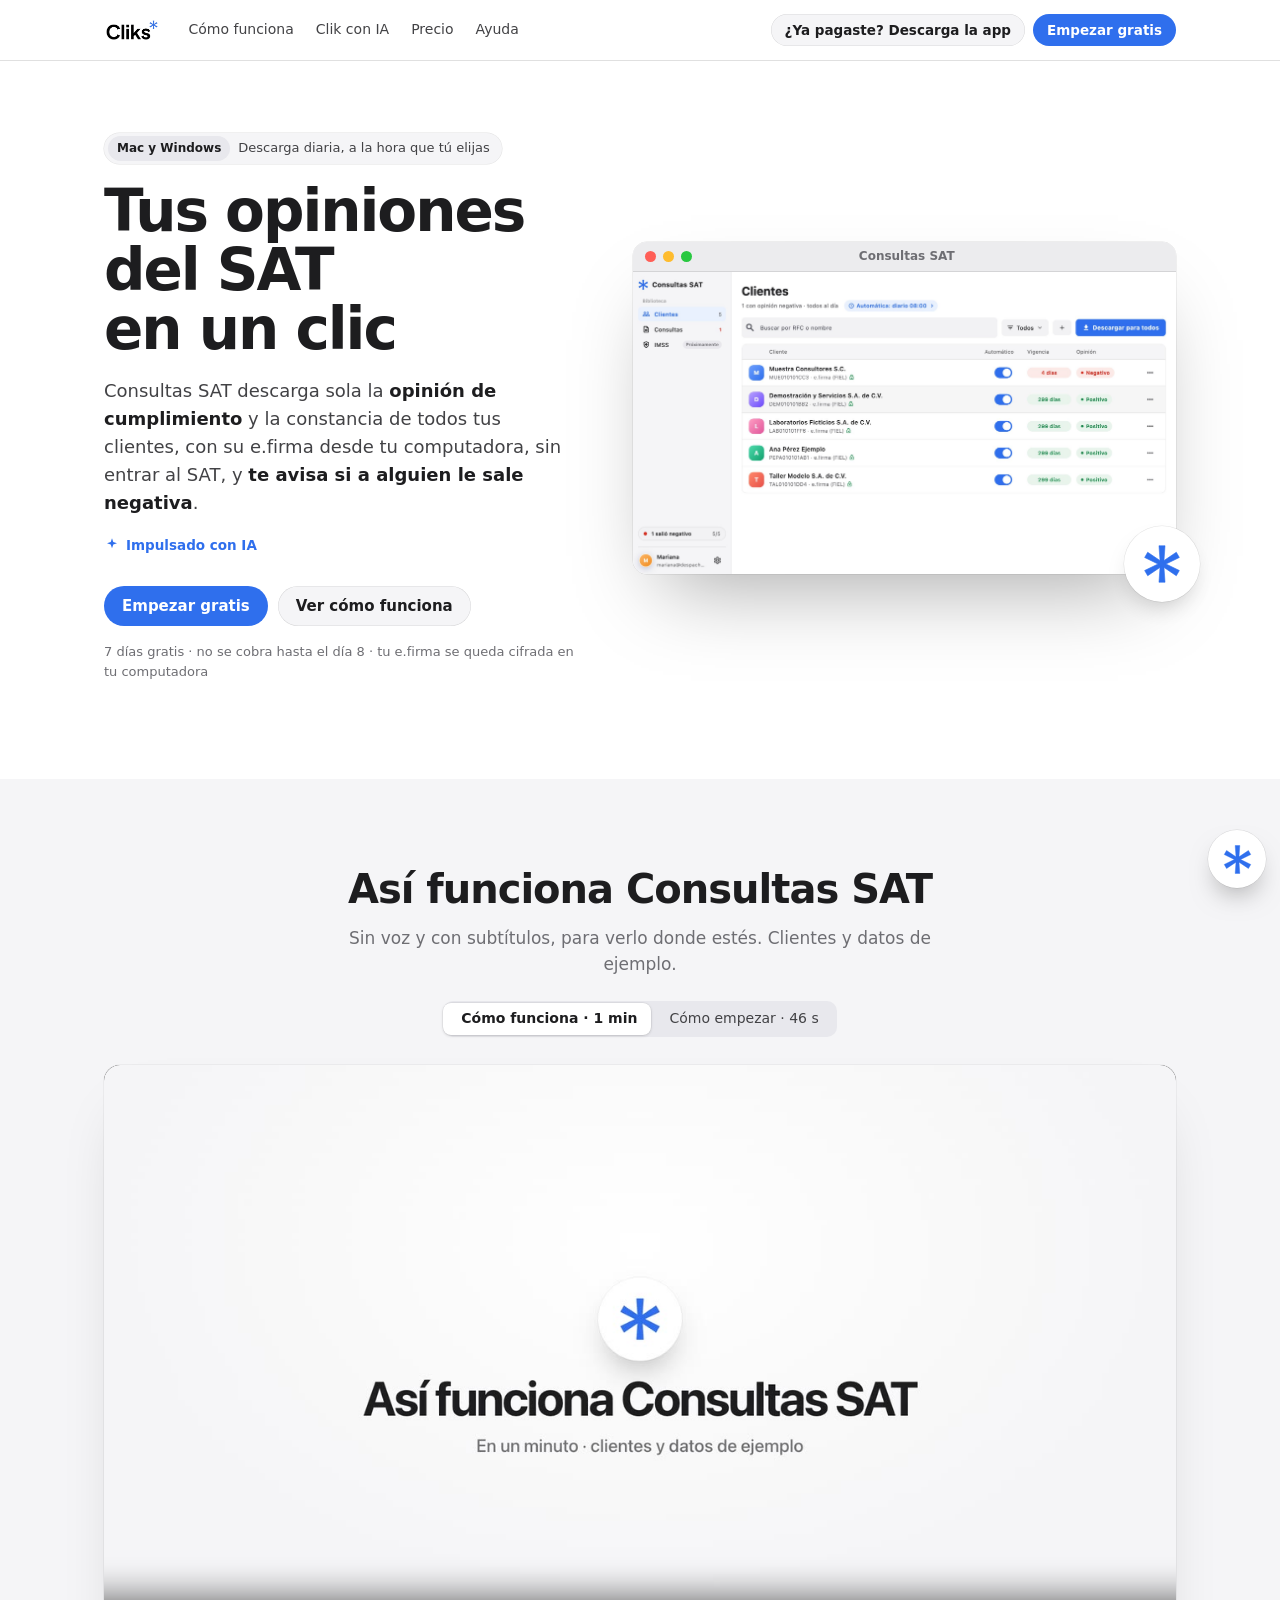
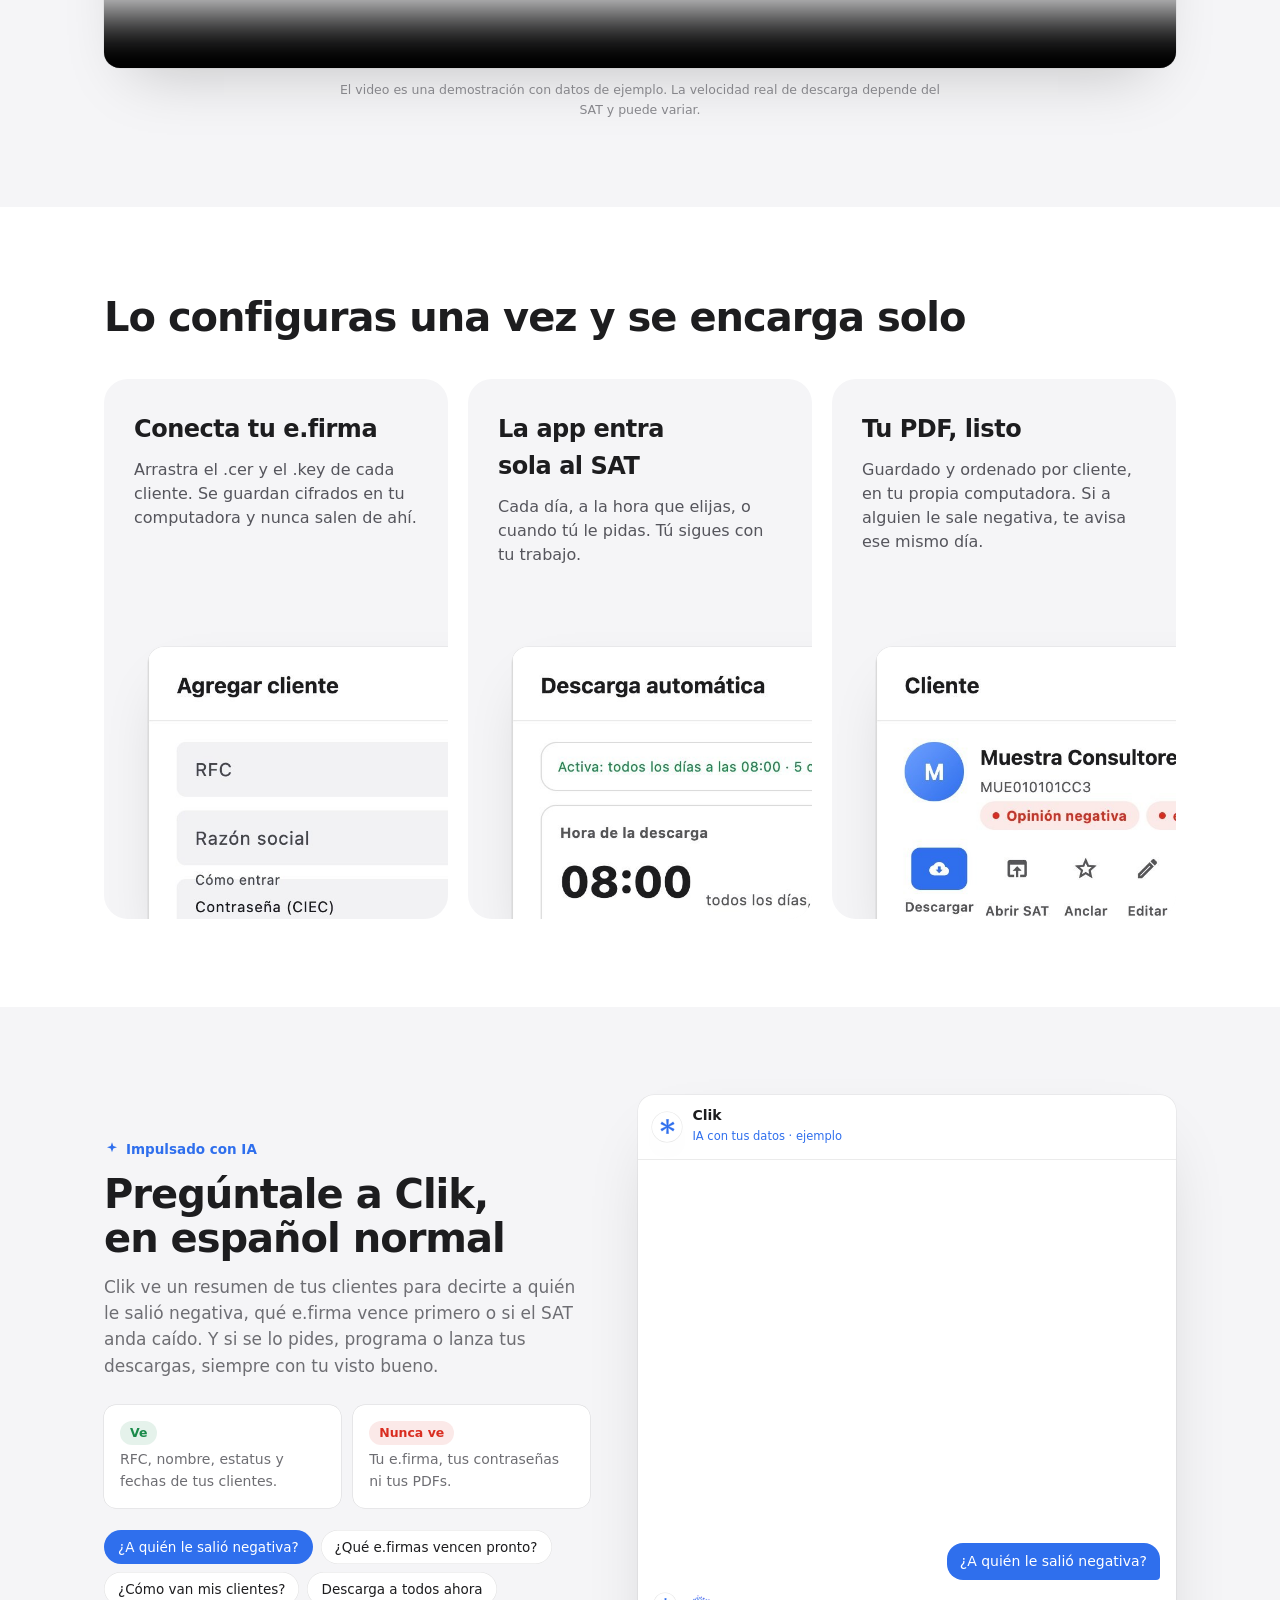
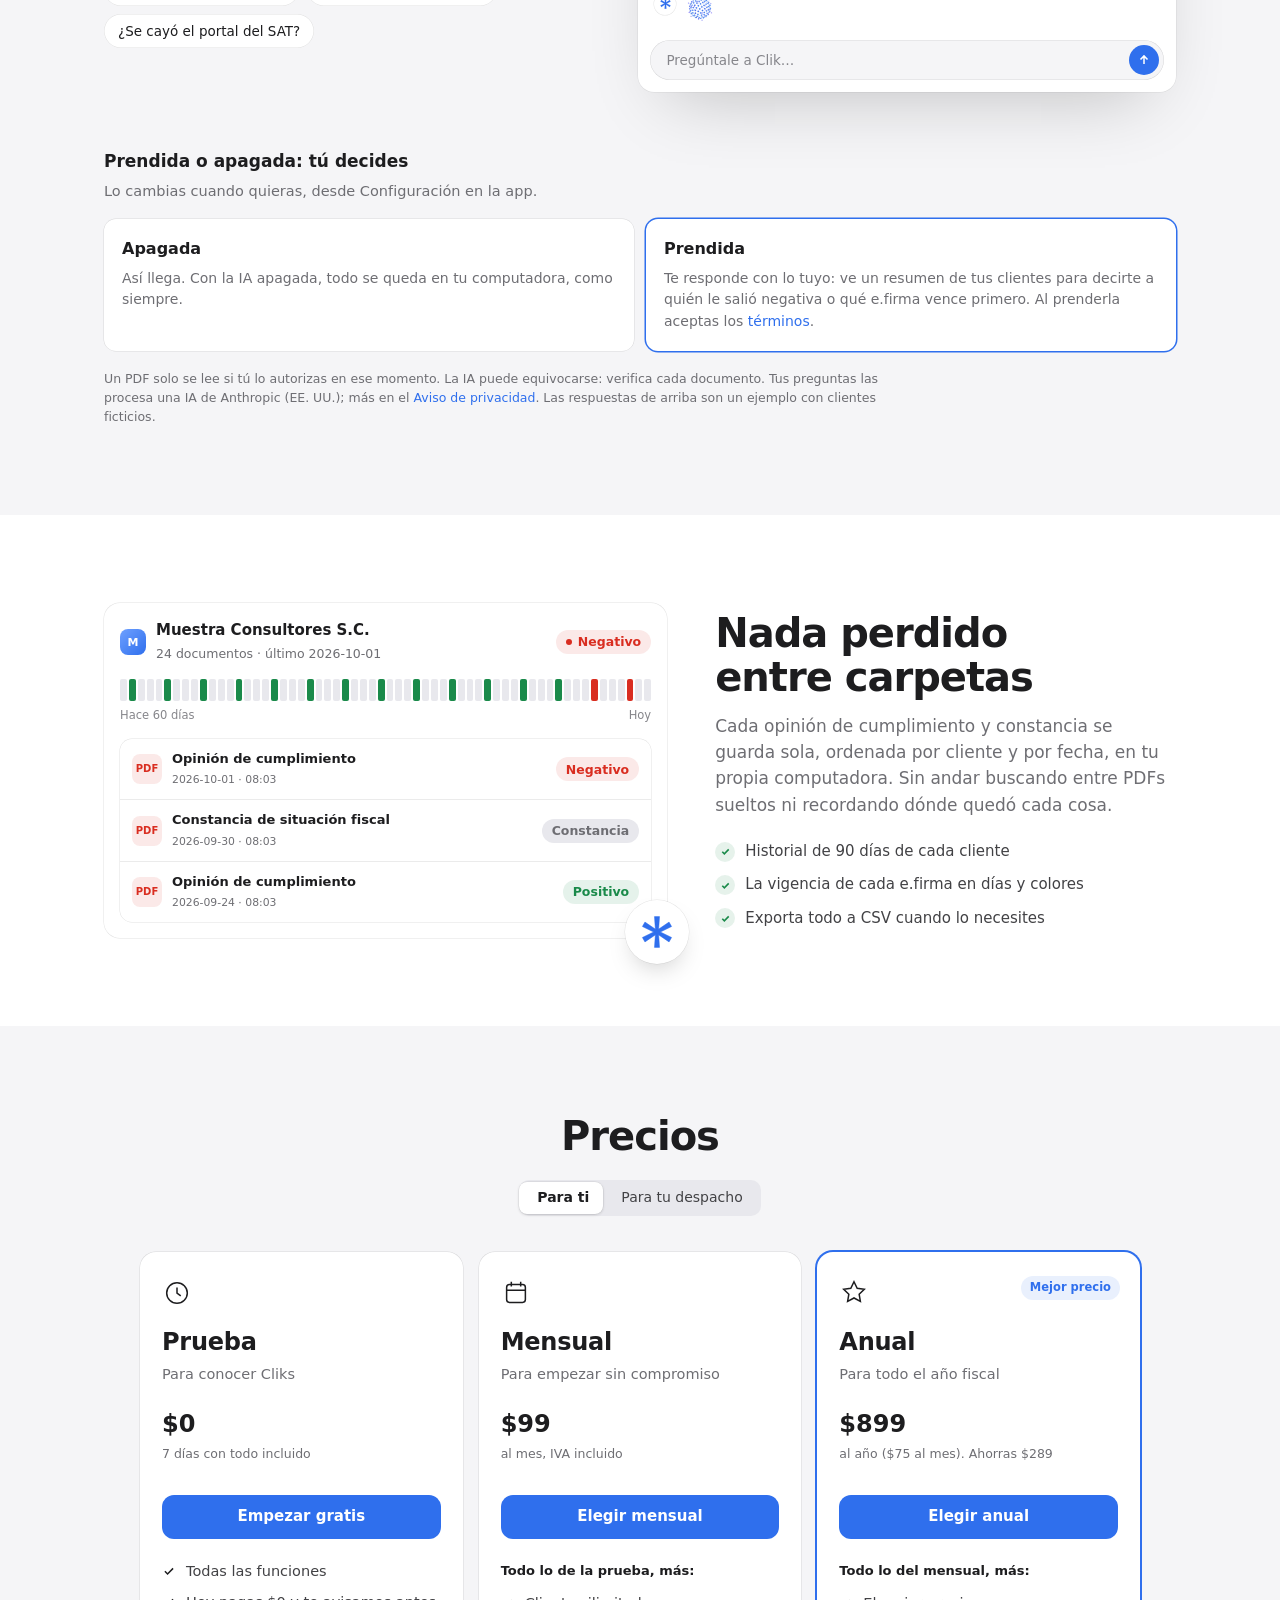
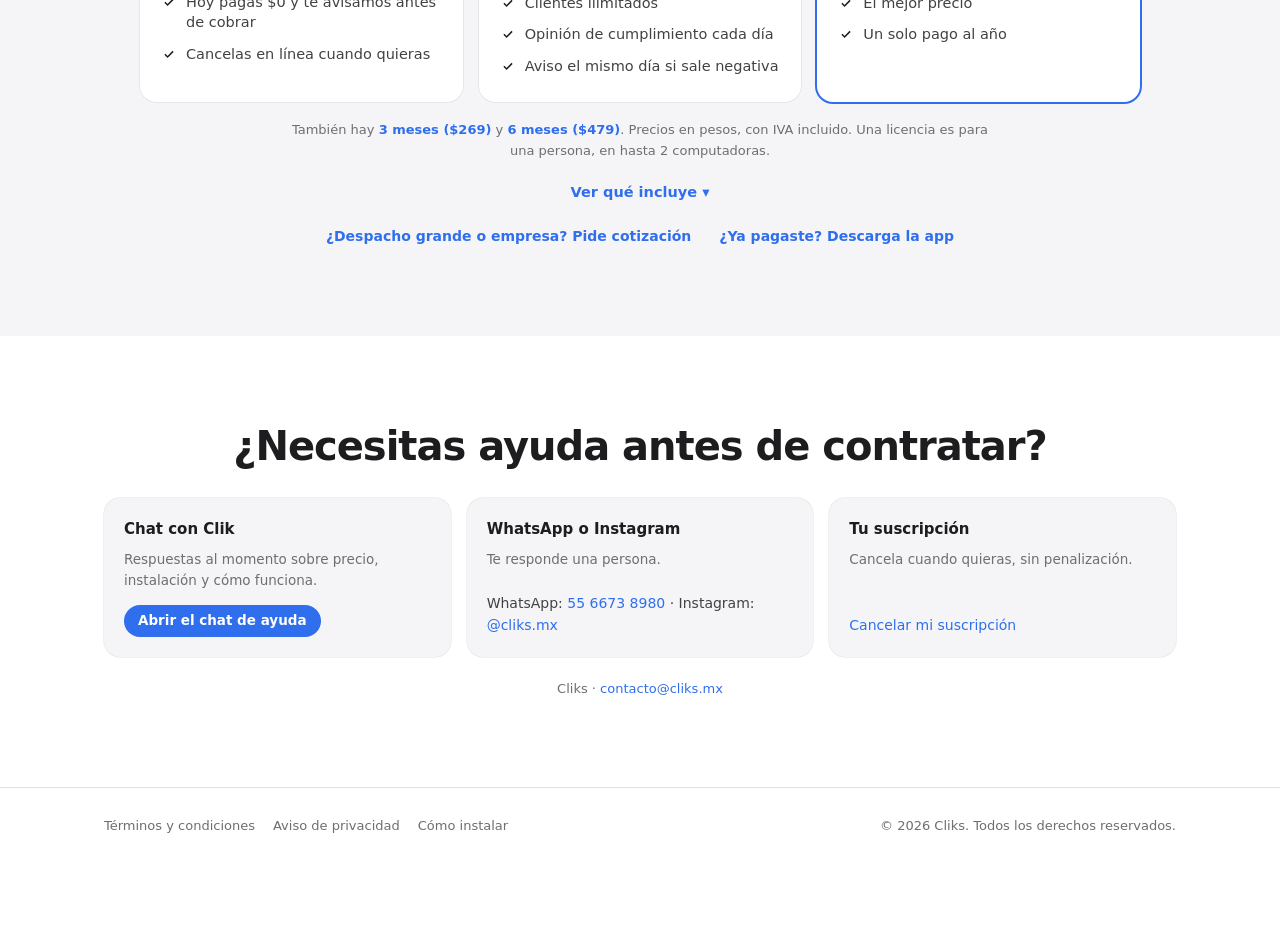
<file: index.html>
<!doctype html>
<html lang="es">
<head>
<meta charset="utf-8">
<meta name="viewport" content="width=device-width, initial-scale=1">
<link rel="icon" type="image/png" href="imagenes/favicon.png">
<title>Cliks — Consultas SAT para contadores</title>
<meta name="description" content="Descarga sola la opinión de cumplimiento y la constancia de situación fiscal de todos tus clientes, con su e.firma, y te avisa si a alguien le sale negativa. 7 días gratis.">
<meta name="theme-color" content="#ffffff">
<link rel="canonical" href="https://cliks.mx/">
<meta property="og:type" content="website">
<meta property="og:site_name" content="Cliks">
<meta property="og:locale" content="es_MX">
<meta property="og:url" content="https://cliks.mx/">
<meta property="og:title" content="Consultas SAT: la opinión de cumplimiento de todos tus clientes, sin entrar al SAT">
<meta property="og:description" content="Descarga sola la opinión de cumplimiento y la constancia de tus clientes, con su e.firma, y te avisa si a alguien le sale negativa. 7 días gratis.">
<meta property="og:image" content="https://cliks.mx/imagenes/og-cliks.jpg?v=4">
<meta property="og:image:width" content="1200">
<meta property="og:image:height" content="630">
<meta property="og:image:alt" content="Cliks, Consultas SAT: pantalla con la lista de clientes y los días que le quedan a cada e.firma">
<meta name="twitter:card" content="summary_large_image">
<script>document.documentElement.classList.add("js");</script>
<link rel="stylesheet" href="tema.css?v=2">
<link rel="stylesheet" href="clik_visual.css?v=1">
<style>
  * { box-sizing: border-box; }
  [hidden] { display: none !important; }
  html { scroll-behavior: smooth; background: var(--fondo); }
  body { margin: 0; background: var(--fondo); color: var(--texto); overflow-x: clip;
    font: 15px/1.55 -apple-system, BlinkMacSystemFont, "SF Pro Text", "Segoe UI", system-ui, Arial, sans-serif; -webkit-font-smoothing: antialiased; }
  a { color: var(--azul); text-decoration: none; } a:hover { text-decoration: underline; }
  button { font: inherit; color: inherit; background: none; border: 0; cursor: pointer; padding: 0; }
  h1, h2, h3 { color: var(--tinta); margin: 0; text-wrap: balance; }
  .cont { max-width: 1120px; margin: 0 auto; padding-inline: 24px; }
  section { padding-block: 88px; scroll-margin-top: 64px; }
  .titulo { font-size: clamp(28px, 3.4vw, 40px); letter-spacing: -.025em; line-height: 1.1; }
  .bajada { color: var(--tenue); font-size: 17px; max-width: 620px; margin: 14px 0 0; }
  .centro { text-align: center; } .centro .bajada { margin-inline: auto; }

  /* Botones, chips y segmentos, como en la app */
  .btn { display: inline-flex; align-items: center; justify-content: center; gap: 8px; height: 40px; padding: 0 18px; border-radius: 999px; font-weight: 600; font-size: 15px;
    transition: transform 140ms var(--ease-out), background-color 150ms ease; white-space: nowrap; }
  .btn:active { transform: scale(.97); } .btn:hover { text-decoration: none; }
  .btn-1 { background: var(--boton); color: var(--boton-texto); } .btn-1:hover { background: var(--boton-hover); }
  .btn-2 { background: var(--relleno); color: var(--tinta); box-shadow: inset 0 0 0 .5px var(--linea-fuerte); } .btn-2:hover { background: var(--relleno-2); }
  .btn-chico { height: 32px; padding: 0 14px; font-size: 13.5px; }
  .btn:focus-visible, .segmento button:focus-visible, .preguntas button:focus-visible { outline: 3px solid var(--azul); outline-offset: 2px; }
  .chip { display: inline-flex; align-items: center; gap: 6px; min-height: 24px; padding: 2px 10px; border-radius: 999px; font-size: 12.5px; font-weight: 600; }
  .chip.verde { background: var(--verde-suave); color: var(--verde); } .chip.rojo { background: var(--rojo-suave); color: var(--rojo); }
  .chip.ambar { background: var(--ambar-suave); color: var(--ambar); } .chip.azul { background: var(--azul-suave); color: var(--azul); } .chip.gris { background: var(--relleno-2); color: var(--tenue); }
  .chip i { width: 6px; height: 6px; border-radius: 50%; background: currentColor; }
  .dias { display: inline-flex; align-items: center; gap: 3px; height: 24px; padding: 0 9px; border-radius: var(--r-2); font-weight: 700; font-size: 13px; font-variant-numeric: tabular-nums; }
  .dias small { font-weight: 600; font-size: 11px; }
  .dias.verde { background: var(--verde-suave); color: var(--verde); } .dias.ambar { background: var(--ambar-suave); color: var(--ambar); } .dias.rojo { background: var(--rojo-suave); color: var(--rojo); }
  .tarjeta { background: var(--ventana); border-radius: var(--r-4); box-shadow: 0 0 0 .5px var(--linea-fuerte); }
  .segmento { position: relative; display: inline-flex; background: var(--relleno-2); border-radius: 10px; padding: 2px; max-width: 100%; }
  .segmento .pulgar { position: absolute; top: 2px; bottom: 2px; left: 0; width: 0; border-radius: var(--r-2); background: var(--ventana); box-shadow: 0 1px 3px rgba(0,0,0,.14), 0 0 0 .5px var(--linea);
    transition: transform 260ms var(--ease-out), width 260ms var(--ease-out); }
  .segmento button { position: relative; height: 32px; padding: 0 16px; border-radius: var(--r-2); font-size: 14px; font-weight: 500; color: var(--texto); white-space: nowrap; }
  .segmento button[aria-pressed="true"], .segmento button[aria-selected="true"] { color: var(--tinta); font-weight: 600; }
  .check { width: 20px; height: 20px; border-radius: 50%; background: var(--verde-suave); color: var(--verde); display: grid; place-items: center; flex: none; }

  /* Aviso del panel de control (arriba de todo) */
  #banner-aviso { background: var(--azul-fuerte); color: #fff; text-align: center; padding: 10px 16px; font-size: 13.5px; font-weight: 600; }

  /* Cabecera */
  .cabecera { position: sticky; top: 0; z-index: 20; background: rgba(255,255,255,.8); -webkit-backdrop-filter: saturate(160%) blur(14px); backdrop-filter: saturate(160%) blur(14px); border-bottom: .5px solid var(--linea-fuerte); }
  .cabecera .cont { display: flex; align-items: center; gap: 28px; height: 60px; }
  .logo { display: flex; align-items: center; } .logo img { height: 24px; width: auto; display: block; }
  .menu { display: flex; gap: 22px; font-size: 14px; } .menu a { color: var(--texto); } .menu a:hover { color: var(--tinta); text-decoration: none; }
  .cabecera .der { margin-left: auto; display: flex; gap: 8px; }

  /* Portada */
  .portada { padding-block: 72px 96px; }
  .portada .cont { display: grid; grid-template-columns: minmax(0, 1fr) minmax(0, 1.15fr); gap: 56px; align-items: center; }
  .pildora { display: inline-flex; align-items: center; gap: 8px; min-height: 30px; padding: 3px 12px 3px 4px; border-radius: 16px; background: var(--ventana); box-shadow: 0 0 0 .5px var(--linea-fuerte); font-size: 13px; color: var(--texto); }
  .pildora b { white-space: nowrap; flex: none; background: var(--relleno-2); color: var(--tinta); font-size: 12px; padding: 3px 9px; border-radius: 999px; }
  .portada h1 { font-size: clamp(38px, 5vw, 58px); letter-spacing: -.035em; line-height: 1.02; margin: 18px 0; }
  .portada p.lead { font-size: 18px; color: var(--texto); margin: 0; max-width: 520px; }
  .portada p.lead strong { color: var(--tinta); }
  .ia-chip { display: inline-flex; align-items: center; gap: 6px; margin-top: 18px; font-size: 13.5px; font-weight: 600; color: var(--azul); }
  .acciones { display: flex; gap: 10px; margin-top: 26px; flex-wrap: wrap; }
  .h4-promo { display: inline-flex; margin: 16px 0 0; padding: 5px 12px; border-radius: 999px; background: var(--azul-suave); color: var(--azul); font-size: 13.5px; font-weight: 600; }
  .nota-chica { font-size: 13px; color: var(--tenue); margin: 16px 0 0; }

  /* La ventanita de la app, en vivo */
  .marco { position: relative; container-type: inline-size; min-width: 0; }
  .ventana { border-radius: var(--r-4); background: var(--ventana); box-shadow: var(--sombra); overflow: hidden; display: grid; grid-template-columns: 150px minmax(0, 1fr); min-height: 380px; position: relative; }
  .v-lado { background: var(--relleno); border-right: .5px solid var(--linea-fuerte); padding: 12px 8px; display: flex; flex-direction: column; gap: 2px; font-size: 12.5px; }
  .luces { display: flex; gap: 6px; padding: 0 4px 14px; } .luces i { width: 10px; height: 10px; border-radius: 50%; background: #ff5f57; } .luces i:nth-child(2) { background: #febc2e; } .luces i:nth-child(3) { background: #28c840; }
  .v-marca { display: flex; align-items: center; gap: 6px; font-weight: 700; color: var(--tinta); padding: 0 6px 12px; } .v-marca .simbolo { --t: 20px; box-shadow: 0 0 0 .5px rgba(20,20,19,.16); }
  .v-nav { padding: 6px 8px; border-radius: 6px; color: var(--texto); display: flex; justify-content: space-between; }
  .v-nav.on { background: var(--azul-suave); color: var(--azul); font-weight: 600; }
  .v-estado { white-space: nowrap; overflow: hidden; text-overflow: ellipsis; margin-top: auto; display: flex; align-items: center; gap: 6px; padding: 6px 8px; border-radius: 999px; background: var(--ventana); box-shadow: 0 0 0 .5px var(--linea-fuerte); font-weight: 600; font-size: 11.5px; color: var(--tinta); }
  .bola { width: 7px; height: 7px; border-radius: 50%; background: var(--muy-tenue); transition: background-color 300ms ease; flex: none; }
  .bola.azul { background: var(--azul); }
  .v-main { padding: 18px 18px 14px; min-width: 0; }
  .v-cab { display: flex; justify-content: space-between; align-items: center; gap: 10px; margin-bottom: 14px; }
  .v-cab b { font-size: 20px; color: var(--tinta); letter-spacing: -.02em; }
  .v-btn { position: relative; overflow: hidden; height: 28px; padding: 0 12px; border-radius: var(--r-2); background: var(--azul-fuerte); color: #fff; font-size: 12px; font-weight: 600; display: inline-flex; align-items: center; gap: 6px; white-space: nowrap; }
  .v-btn .av { position: absolute; inset: 0; background: rgba(255,255,255,.25); clip-path: inset(0 100% 0 0); transition: clip-path 500ms var(--ease-out); }
  .v-lista { border-radius: var(--r-3); box-shadow: 0 0 0 .5px var(--linea-fuerte); overflow: hidden; }
  .v-fila { display: grid; grid-template-columns: minmax(0, 1fr) 72px 118px; align-items: center; gap: 10px; padding: 9px 12px; border-top: .5px solid var(--linea); font-size: 12.5px; }
  .v-fila:first-child { border-top: 0; }
  .v-quien { display: flex; align-items: center; gap: 9px; min-width: 0; }
  .ini { width: 26px; height: 26px; border-radius: var(--r-2); color: #fff; font-weight: 700; font-size: 11px; display: grid; place-items: center; flex: none; }
  .v-quien b { display: block; color: var(--tinta); font-weight: 600; white-space: nowrap; overflow: hidden; text-overflow: ellipsis; }
  .v-quien small { color: var(--tenue); font-size: 11px; }
  .v-fila .chip { justify-self: end; font-size: 11.5px; min-height: 22px; white-space: nowrap; }
  .giro { width: 10px; height: 10px; border: 2px solid currentColor; border-top-color: transparent; border-radius: 50%; animation: giro .7s linear infinite; }
  @keyframes giro { to { transform: rotate(1turn); } }
  .v-simbolo { --t: 76px; position: absolute; right: -24px; bottom: -28px; z-index: 2; }
  .entra { animation: entra 520ms var(--ease-out) both; }
  @keyframes entra { from { opacity: 0; transform: translateY(10px); } }
  @container (max-width: 600px) { .ventana { grid-template-columns: 118px minmax(0,1fr); } .v-fila { grid-template-columns: minmax(0,1fr) 108px; } .v-fila .dias { display: none; } }
  @container (max-width: 440px) { .ventana { grid-template-columns: 1fr; } .v-lado { display: none; } }

  /* Video */
  .video { margin-top: 28px; border-radius: var(--r-4); overflow: hidden; box-shadow: var(--sombra); background: #000; aspect-ratio: 16 / 9; max-width: 100%; }
  .video video { width: 100%; height: 100%; display: block; }
  .pie-chico { font-size: 12.5px; color: var(--muy-tenue); margin: 12px auto 0; max-width: 620px; }

  /* Tres tarjetas grandes con un pedazo de la app adentro */
  .funciones { display: grid; grid-template-columns: repeat(3, minmax(0, 1fr)); gap: 20px; margin-top: 40px; }
  .funcion { position: relative; height: 540px; border-radius: 24px; overflow: hidden; padding: 32px 30px; isolation: isolate; background: var(--superficie); }
  .funcion h3 { font-size: 24px; letter-spacing: -.02em; }
  .funcion p { margin: 10px 0 0; color: var(--tenue); font-size: 16px; line-height: 1.5; max-width: 300px; }
  /* Las tres tarjetas de "Así funciona" con color pastel suave (azul-lavanda, durazno-rosa, menta-celeste); las piezas de la app quedan blancas encima */
  .funcion { --tenue: #55555c; }
  .funcion:nth-child(1) { background: radial-gradient(75% 60% at 100% 100%, rgba(150,190,255,.55), rgba(150,190,255,0) 70%), radial-gradient(70% 60% at 0% 0%, rgba(205,190,255,.55), rgba(205,190,255,0) 70%), linear-gradient(155deg, #e4ecff 0%, #ebe4ff 100%); }
  .funcion:nth-child(2) { background: radial-gradient(75% 60% at 100% 100%, rgba(255,180,200,.55), rgba(255,180,200,0) 70%), radial-gradient(70% 60% at 0% 0%, rgba(255,200,150,.55), rgba(255,200,150,0) 70%), linear-gradient(155deg, #fff0e3 0%, #ffe6ee 100%); }
  .funcion:nth-child(3) { background: radial-gradient(75% 60% at 100% 100%, rgba(140,205,255,.5), rgba(140,205,255,0) 70%), radial-gradient(70% 60% at 0% 0%, rgba(150,230,195,.55), rgba(150,230,195,0) 70%), linear-gradient(155deg, #e3f7ee 0%, #e3f1ff 100%); }
  .escena { position: absolute; left: 44px; right: -36px; bottom: -28px; height: 300px; background: var(--escena); border-radius: 16px;
    box-shadow: 0 24px 60px -24px rgba(0,0,0,.2), 0 0 0 .5px rgba(0,0,0,.08); padding: 18px 60px 18px 20px; font-size: 13px; color: var(--texto);
    transition: transform 900ms var(--ease-out), opacity 600ms ease; }
  .flotante { position: absolute; z-index: 2; background: var(--escena); border-radius: 16px; box-shadow: 0 18px 40px -14px rgba(0,0,0,.22), 0 0 0 .5px rgba(0,0,0,.08);
    display: flex; align-items: center; gap: 12px; padding: 12px 16px 12px 12px; transition: transform 800ms var(--ease-out) 260ms, opacity 500ms ease 260ms; }
  .js .revela:not(.ver) .escena { transform: translateY(40px); opacity: 0; }
  .js .revela:not(.ver) .flotante { transform: translateY(24px) scale(.96); opacity: 0; }
  .funcion:nth-child(2) .escena, .funcion:nth-child(2) .flotante { transition-delay: 120ms, 120ms; }
  .funcion:nth-child(3) .escena, .funcion:nth-child(3) .flotante { transition-delay: 240ms, 240ms; }
  .flotante .ico { width: 44px; height: 44px; border-radius: 11px; display: grid; place-items: center; color: #fff; flex: none; }
  .flotante b { display: block; color: var(--tinta); font-size: 14.5px; } .flotante small { color: var(--tenue); font-size: 12.5px; }
  .esc-tit { display: flex; align-items: center; justify-content: space-between; font-weight: 600; color: var(--tinta); font-size: 14px; margin-bottom: 14px; }
  .esc-fila { display: flex; align-items: center; gap: 10px; padding: 9px 0; border-top: .5px solid var(--linea); }
  .esc-fila:first-of-type { border-top: 0; }
  .esc-fila .etq { color: var(--tenue); width: 92px; flex: none; } .esc-fila .val { color: var(--tinta); font-weight: 500; flex: 1; min-width: 0; white-space: nowrap; overflow: hidden; text-overflow: ellipsis; }
  .esc-fila .ok { width: 18px; height: 18px; border-radius: 50%; background: var(--verde-suave); color: var(--verde); display: grid; place-items: center; flex: none; }
  .esc-fila .chip { white-space: nowrap; }
  .esc-pie { display: flex; align-items: center; gap: 6px; margin-top: 12px; color: var(--verde); font-size: 12px; font-weight: 600; }
  .mini-sw { width: 34px; height: 20px; border-radius: 999px; background: var(--verde); position: relative; flex: none; }
  .mini-sw::after { content: ""; position: absolute; top: 2px; right: 2px; width: 16px; height: 16px; border-radius: 50%; background: #fff; box-shadow: 0 1px 2px rgba(0,0,0,.25); }
  .pdf-hoja { position: absolute; inset: 18px 60px auto 20px; }
  .pdf-cab { display: flex; align-items: center; gap: 8px; padding-bottom: 10px; border-bottom: 2px solid var(--tinta); margin-bottom: 12px; }
  .pdf-cab i { width: 30px; height: 18px; border-radius: 3px; background: #6b1d2e; }
  .pdf-cab span { font-size: 10px; font-weight: 700; color: #6b1d2e; letter-spacing: .04em; }
  .pdf-t { font-weight: 700; color: var(--tinta); font-size: 13.5px; line-height: 1.3; }
  .pdf-l { height: 6px; border-radius: 3px; background: var(--relleno-2); margin-top: 8px; }
  .pdf-res { margin-top: 14px; padding: 10px 12px; border-radius: 10px; background: var(--verde-suave); color: var(--verde); font-weight: 700; font-size: 13px; }
  .ruta { position: absolute; left: 20px; bottom: 44px; display: flex; gap: 4px; align-items: center; font-size: 11.5px; color: var(--tenue); flex-wrap: wrap; }
  .ruta b { color: var(--tinta); font-weight: 600; }
  .escena.papel { background: #fbfaf6; color: #3d3d3a; --tinta: #141413; --tenue: #6b6a64; --relleno-2: #e8e6dc; --verde: #2f7a46; --verde-suave: rgba(47,122,70,.12); }

  /* Clik con IA */
  .ia2 { display: grid; grid-template-columns: minmax(0, .95fr) minmax(0, 1.05fr); gap: 48px; align-items: center; }
  .ve-nunca { display: grid; grid-template-columns: 1fr 1fr; gap: 12px; margin-top: 26px; }
  .ve-nunca > div { padding: 16px; border-radius: var(--r-3); background: var(--ventana); box-shadow: 0 0 0 .5px var(--linea-fuerte); font-size: 14px; }
  .ve-nunca b { display: flex; align-items: center; gap: 6px; color: var(--tinta); margin-bottom: 4px; }
  .ve-nunca span { color: var(--tenue); }
  .preguntas { display: flex; flex-wrap: wrap; gap: 8px; margin-top: 22px; }
  .preguntas button { min-height: 34px; padding: 4px 14px; border-radius: 999px; background: var(--ventana); box-shadow: inset 0 0 0 .5px var(--linea-fuerte); font-size: 13.5px; color: var(--tinta); transition: transform 140ms var(--ease-out), background-color 150ms ease; }
  .preguntas button:hover { background: var(--relleno-2); } .preguntas button:active { transform: scale(.97); }
  .preguntas button[aria-pressed="true"] { background: var(--boton); color: var(--boton-texto); box-shadow: none; }
  .chat { padding: 0; overflow: hidden; display: flex; flex-direction: column; }
  .chat2 { box-shadow: 0 30px 70px -30px rgba(0,0,0,.24), 0 0 0 .5px rgba(0,0,0,.08); border-radius: var(--r-4); }
  .chat-cab { display: flex; align-items: center; gap: 10px; padding: 12px 14px; border-bottom: .5px solid var(--linea); }
  .chat-cab .simbolo { --t: 30px; } .chat-cab b { display: block; color: var(--tinta); font-size: 14px; line-height: 1.2; } .chat-cab small { color: var(--azul); font-size: 11.5px; }
  .chat-cuerpo { padding: 16px; display: flex; flex-direction: column; gap: 12px; height: 480px; min-height: 0; overflow: hidden; justify-content: flex-end; }
  .msg { font-size: 14px; line-height: 1.5; max-width: 88%; }
  .msg.yo { align-self: flex-end; background: var(--azul-fuerte); color: #fff; padding: 8px 13px; border-radius: var(--r-4); border-bottom-right-radius: var(--r-1); }
  .msg.clik { display: flex; gap: 8px; max-width: 100%; } .msg.clik .av { --t: 22px; margin-top: 1px; }
  .msg.clik .t { flex: 1; min-width: 0; } .msg.clik .t > div { margin-top: 8px; }
  .orbe { width: 32px; height: 32px; }
  .confirma { display: flex; flex-direction: column; gap: 10px; padding: 12px; border-radius: var(--r-3); background: var(--relleno); }
  .confirma .bts { display: flex; gap: 8px; flex-wrap: wrap; }
  .confirma .btn.apretado { transform: scale(.95); filter: brightness(.9); }
  .chat-entrada { margin: 0 12px 12px; height: 40px; border-radius: 999px; background: var(--relleno); box-shadow: inset 0 0 0 .5px var(--linea-fuerte); display: flex; align-items: center; padding: 0 5px 0 16px; color: var(--muy-tenue); font-size: 13.5px; }
  .chat-entrada i { margin-left: auto; width: 30px; height: 30px; border-radius: 50%; background: var(--azul-fuerte); display: grid; place-items: center; }
  .niveles-tit { margin: 56px 0 0; font-size: 17px; }
  .niveles-tit + p { margin: 6px 0 0; color: var(--tenue); font-size: 14.5px; }
  .niveles { display: grid; grid-template-columns: repeat(3, minmax(0, 1fr)); gap: 12px; margin-top: 16px; }
  .niveles.dos { grid-template-columns: repeat(2, minmax(0, 1fr)); }
  .nivel { padding: 18px; border-radius: var(--r-3); background: var(--ventana); box-shadow: 0 0 0 .5px var(--linea-fuerte); display: flex; flex-direction: column; gap: 6px; }
  .nivel h3 { font-size: 16px; display: flex; align-items: center; gap: 8px; flex-wrap: wrap; }
  .nivel p { margin: 0; color: var(--tenue); font-size: 14px; }
  .nivel.top { box-shadow: 0 0 0 1.5px var(--azul); }
  .letra-chica { font-size: 12.5px; color: var(--tenue); margin: 18px 0 0; max-width: 820px; }

  /* Documentos */
  .docs { display: grid; grid-template-columns: minmax(0, 1.1fr) minmax(0, .9fr); gap: 48px; align-items: center; }
  .docs-izq { position: relative; }
  .cajita { padding: 16px; display: flex; flex-direction: column; gap: 14px; }
  .cajita-cab { display: flex; align-items: center; gap: 10px; } .cajita-cab b { display: block; color: var(--tinta); } .cajita-cab small { color: var(--tenue); font-size: 12.5px; }
  .cajita-cab .chip { margin-left: auto; white-space: nowrap; }
  .tira { display: grid; grid-template-columns: repeat(60, minmax(0, 1fr)); gap: 2px; }
  .tira i { height: 22px; border-radius: 2px; background: var(--relleno-2); } .tira i.p { background: var(--verde); } .tira i.n { background: var(--rojo); }
  .tira-pie { display: flex; justify-content: space-between; font-size: 11.5px; color: var(--muy-tenue); margin-top: -8px; }
  .tdoc { border-radius: var(--r-3); box-shadow: 0 0 0 .5px var(--linea-fuerte); overflow: hidden; font-size: 13px; }
  .tdoc > div { display: grid; grid-template-columns: 30px minmax(0, 1fr) auto; gap: 10px; align-items: center; padding: 10px 12px; border-top: .5px solid var(--linea); }
  .tdoc > div:first-child { border-top: 0; }
  .tdoc .pdf { width: 30px; height: 30px; border-radius: var(--r-2); background: var(--rojo-suave); color: var(--rojo); font-size: 10px; font-weight: 800; display: grid; place-items: center; }
  .tdoc b { display: block; color: var(--tinta); font-weight: 600; } .tdoc small { color: var(--tenue); font-variant-numeric: tabular-nums; }
  .car-simbolo { --t: 64px; position: absolute; right: -22px; bottom: -26px; z-index: 2; }
  .lista-check { list-style: none; padding: 0; margin: 22px 0 0; display: flex; flex-direction: column; gap: 10px; }
  .lista-check li { display: flex; gap: 10px; align-items: center; }

  /* Opiniones reales (la sección aparece sola cuando el servidor dice que ya hay suficientes) */
  .op-resumen { display: inline-flex; align-items: center; gap: 12px; padding: 10px 22px; border-radius: 999px; background: var(--ventana); box-shadow: 0 0 0 .5px var(--linea-fuerte); font-size: 17px; color: var(--tinta); }
  .op-estrellas { --p: 100%; display: inline-block; font-size: 22px; letter-spacing: 2px; line-height: 1; background: linear-gradient(90deg, #f5b301 var(--p), var(--relleno-2) var(--p)); -webkit-background-clip: text; background-clip: text; color: transparent; -webkit-text-fill-color: transparent; }
  .op-grid { display: grid; grid-template-columns: repeat(3, minmax(0, 1fr)); gap: 16px; max-width: 980px; margin: 28px auto 0; text-align: left; }
  .op-tarjeta { border-radius: var(--r-4); padding: 20px; background: var(--ventana); box-shadow: 0 0 0 .5px var(--linea-fuerte); }
  .op-tarjeta p { font-size: 14.5px; line-height: 1.6; color: var(--texto); margin: 10px 0 14px; overflow-wrap: anywhere; }
  .op-quien { display: flex; align-items: center; gap: 10px; font-size: 13.5px; color: var(--tenue); }
  .op-quien b { color: var(--tinta); font-weight: 700; }
  .op-inicial { width: 34px; height: 34px; border-radius: 50%; display: flex; align-items: center; justify-content: center; color: #fff; font-weight: 700; font-size: 14px; flex: none; background: linear-gradient(135deg, #6ea0ff, #2f6fed); }

  /* Precio y pago */
  .pc-promo { display: block; width: max-content; max-width: 100%; margin: 18px auto 0; padding: 7px 16px; border-radius: 999px; background: var(--azul-suave); color: var(--tinta); font-size: 14px; text-align: center; }
  .pc-promo b { font-weight: 800; font-variant-numeric: tabular-nums; }
  .planes-caja { margin-top: 30px; }
  #planes button em { font-style: normal; font-size: 11px; font-weight: 700; background: var(--verde-suave); color: var(--verde); padding: 1px 7px; border-radius: 999px; margin-left: 6px; }
  #planes .pc-anual::before { content: "Mejor precio"; position: absolute; top: -21px; left: 50%; transform: translateX(-50%); font-size: 10.5px; font-weight: 700; letter-spacing: .05em; text-transform: uppercase;
    background: var(--tinta); color: var(--fondo); padding: 2px 9px; border-radius: 999px; white-space: nowrap; }
  #planes .pc-anual[aria-pressed="false"] { animation: pc-latido 3.2s ease-in-out infinite; }
  @keyframes pc-latido { 0%, 100% { box-shadow: 0 0 0 0 rgba(47,111,237,0); } 50% { box-shadow: 0 0 0 4px rgba(47,111,237,.22); } }
  .precio { position: relative; margin-top: 36px; display: grid; grid-template-columns: minmax(0, 1fr) minmax(0, 1fr); gap: 20px; align-items: stretch; }
  .precio > .tarjeta { position: relative; z-index: 1; }
  .p-izq { padding: 26px; display: flex; flex-direction: column; gap: 18px; }
  .p-monto { display: flex; align-items: baseline; flex-wrap: wrap; gap: 0 8px; font-size: 52px; font-weight: 700; letter-spacing: -.04em; color: var(--tinta); line-height: 1.05; font-variant-numeric: tabular-nums; }
  .p-monto small { font-size: 15px; font-weight: 500; color: var(--tenue); letter-spacing: 0; }
  .p-monto .pc-tach { font-size: 22px; font-weight: 600; color: var(--tenue); text-decoration: line-through; text-decoration-thickness: 2px; letter-spacing: 0; }
  .p-sub { color: var(--tenue); font-size: 14px; margin-top: 6px; }
  .linea-t { display: grid; grid-template-columns: repeat(3, minmax(0, 1fr)); position: relative; padding-top: 18px; }
  .linea-t::before { content: ""; position: absolute; top: 5px; left: 6px; right: 6px; height: 2px; background: var(--relleno-2); }
  .linea-t > div { position: relative; font-size: 13px; color: var(--tenue); padding-right: 8px; }
  .linea-t > div::before { content: ""; position: absolute; top: -18px; left: 0; width: 12px; height: 12px; border-radius: 50%; background: var(--ventana); box-shadow: 0 0 0 2.5px var(--azul); }
  .linea-t > div:first-child::before { background: var(--azul); }
  .linea-t b { display: block; color: var(--tinta); font-size: 13.5px; }
  .incluye { display: grid; grid-template-columns: 1fr 1fr; gap: 10px 18px; margin: 0; padding: 0; list-style: none; font-size: 14px; }
  .incluye li { display: flex; gap: 8px; align-items: center; }
  .p-der { padding: 26px; display: flex; flex-direction: column; gap: 14px; }
  .campo label { display: block; font-size: 13px; font-weight: 600; color: var(--tinta); margin-bottom: 6px; }
  .campo input { width: 100%; height: 44px; border-radius: var(--r-3); border: 0; box-shadow: inset 0 0 0 .5px var(--linea-fuerte); background: var(--relleno); padding: 0 14px; font: inherit; color: var(--tinta); outline: none; }
  .campo input:focus { box-shadow: 0 0 0 3.5px var(--azul-suave), inset 0 0 0 1px var(--azul); }
  .pc-total { margin: 0; font-size: 13px; color: var(--tenue); }
  .pc-total strong { color: var(--tinta); }
  .casilla { display: flex; gap: 10px; align-items: flex-start; font-size: 13.5px; color: var(--texto); cursor: pointer; }
  .casilla input { width: 17px; height: 17px; margin: 2px 0 0; accent-color: var(--azul); flex: none; cursor: pointer; }
  .pc-mas { color: var(--azul); font-weight: 600; font-size: 13px; }
  .detalle { font-size: 12.5px; color: var(--tenue); background: var(--relleno); border-radius: var(--r-3); padding: 12px; margin: 0; }
  .p-der .btn-1 { height: 48px; font-size: 16px; }
  .p-der .btn-1:disabled { opacity: .6; cursor: default; transform: none; }
  #error { color: var(--rojo); font-size: 13px; text-align: center; margin: 0; }
  .seguro { font-size: 12.5px; color: var(--tenue); text-align: center; margin: 0; }
  .pc-factura { text-align: center; }
  .pc-factura .detalle { margin-top: 8px; text-align: left; }
  .empresa { margin-top: 20px; padding: 18px 22px; display: flex; align-items: center; gap: 12px 16px; flex-wrap: wrap; }
  .empresa span { flex: 1; min-width: 240px; } .empresa b { color: var(--tinta); display: block; }
  .descarga-link { text-align: center; margin: 28px 0 0; font-weight: 600; }

  /* El símbolo va montado en la esquina de la tarjeta del correo y da un giro cuando escribes tu correo o aceptas */
  .p-izq, .p-der { position: relative; z-index: 1; }
  .pc-simbolo { --t: 64px; position: absolute; right: 36px; top: -32px; z-index: 2; pointer-events: none; }
  .pc-simbolo.gira { animation: pc-gira .7s cubic-bezier(.3,.9,.3,1); }
  @keyframes pc-gira { 0% { transform: none; } 45% { transform: translateY(-8px) rotate(40deg); } 100% { transform: rotate(60deg); } }

  /* Ayuda y pie */
  .ayuda { display: grid; grid-template-columns: repeat(3, minmax(0, 1fr)); gap: 16px; margin-top: 30px; }
  .ayuda .tarjeta { padding: 20px; display: flex; flex-direction: column; gap: 8px; }
  .ayuda .tarjeta b { color: var(--tinta); } .ayuda .tarjeta small { color: var(--tenue); font-size: 13.5px; }
  .ayuda .abajo { margin-top: auto; padding-top: 6px; font-size: 14px; }
  .domicilio { font-size: 13px; color: var(--tenue); margin: 22px 0 0; text-align: center; }
  footer { border-top: .5px solid var(--linea-fuerte); padding-block: 28px 110px; font-size: 13px; color: var(--tenue); }
  footer .cont { display: flex; justify-content: space-between; gap: 16px; flex-wrap: wrap; } footer nav { display: flex; gap: 18px; flex-wrap: wrap; } footer a { color: var(--tenue); }
  .toast { position: fixed; left: 50%; bottom: 24px; transform: translateX(-50%) translateY(20px); opacity: 0; background: var(--tinta); color: var(--fondo); padding: 10px 16px; border-radius: 999px; font-size: 14px; transition: all 240ms var(--ease-out); z-index: 70; pointer-events: none; text-align: center; max-width: calc(100vw - 32px); }
  .toast.ver { opacity: 1; transform: translateX(-50%); }
  .revela { transition: opacity 600ms var(--ease-out), transform 600ms var(--ease-out); }
  .js .revela:not(.ver) { opacity: 0; transform: translateY(14px); }

  @media (max-width: 900px) {
    .menu { display: none; } .cabecera .der .btn-2 { display: none; }
    .portada .cont, .docs, .precio, .ia2 { grid-template-columns: 1fr; }
    .funciones, .ayuda, .niveles, .op-grid { grid-template-columns: 1fr; }
    .funcion { height: 520px; } .flotante { top: 190px !important; }
    section { padding-block: 64px; }
    .v-simbolo { right: -8px; }
    .precio { margin-top: 84px; }
    .pc-simbolo { right: 24px; }
  }
  @media (max-width: 520px) {
    .cont { padding-inline: 16px; }
    .ventana { grid-template-columns: 1fr; } .v-lado { display: none; } .v-fila { grid-template-columns: minmax(0, 1fr) 106px; } .v-fila .dias { display: none; }
    .ve-nunca, .incluye { grid-template-columns: 1fr; } .linea-t { grid-template-columns: 1fr; gap: 18px; } .linea-t::before { display: none; }
    .escena { left: 24px; }
    .chat-cuerpo { height: 500px; padding: 12px; }
    #planes { display: flex; width: 100%; } #planes button { flex: 1 1 auto; padding: 0 6px; font-size: 13px; } #planes button em { margin-left: 4px; padding: 1px 5px; font-size: 10px; }
    .p-monto { font-size: 44px; }
    .car-simbolo { right: -6px; }
    .v-simbolo { --t: 60px; bottom: -22px; }
  }
  @media (prefers-reduced-motion: reduce) {
    html { scroll-behavior: auto; }
    *, *::before, *::after { animation: none !important; transition: none !important; }
    .js .revela:not(.ver), .js .revela:not(.ver) .escena, .js .revela:not(.ver) .flotante { opacity: 1; transform: none; }
  }
  /* Al pasar el mouse las piezas se mueven un poquito */
  @media (hover: hover) {
    .escena { transition: transform 900ms var(--ease-out), opacity 600ms ease, translate 450ms var(--ease-out); }
    .flotante { transition: transform 800ms var(--ease-out) 260ms, opacity 500ms ease 260ms, translate 450ms var(--ease-out) 0s; }
    .funcion:nth-child(2) .escena, .funcion:nth-child(2) .flotante { transition-delay: 120ms, 120ms, 0s; }
    .funcion:nth-child(3) .escena, .funcion:nth-child(3) .flotante { transition-delay: 240ms, 240ms, 0s; }
    .funcion, .ayuda .tarjeta, .cajita, .ve-nunca > div, .nivel, .op-tarjeta { transition: translate 350ms var(--ease-out), box-shadow 350ms ease; }
    .funcion:hover { translate: 0 -4px; }
    .funcion:hover .escena { translate: 0 -12px; }
    .funcion:hover .flotante { translate: 0 -6px; }
    .ayuda .tarjeta:hover, .cajita:hover, .ve-nunca > div:hover, .nivel:hover, .op-tarjeta:hover { translate: 0 -4px; box-shadow: 0 0 0 .5px var(--linea-fuerte), 0 24px 48px -26px rgba(0,0,0,.18); }
    .nivel.top:hover { box-shadow: 0 0 0 1.5px var(--azul), 0 24px 48px -26px rgba(0,0,0,.18); }
    .tira i { transition: transform 160ms var(--ease-out); transform-origin: bottom; }
    .tira i:hover { transform: scaleY(1.4); }
    .tdoc > div { transition: background-color 150ms ease; } .tdoc > div:hover { background: var(--hover); }
  }
  /* Nov-2026: fotos reales de la app en vez de dibujos, sin fondos pastel. */
  .ventana-foto { border-radius: 14px; overflow: hidden; background: #fff; box-shadow: 0 40px 80px -30px rgba(0,0,0,.35), 0 0 0 .5px rgba(0,0,0,.12); }
  .vf-barra { height: 30px; display: flex; align-items: center; gap: 7px; padding: 0 12px; background: #ececee; border-bottom: .5px solid rgba(0,0,0,.1); }
  .vf-barra i { width: 11px; height: 11px; border-radius: 50%; background: #ff5f57; } .vf-barra i:nth-child(2) { background: #febc2e; } .vf-barra i:nth-child(3) { background: #28c840; }
  .vf-barra span { flex: 1; text-align: center; font-size: 12px; font-weight: 600; color: #6e6e73; margin-right: 50px; }
  .ventana-foto img { display: block; width: 100%; height: auto; }
  .funcion:nth-child(1), .funcion:nth-child(2), .funcion:nth-child(3) { background: #f5f5f7; }
  .escena.escena-foto { padding: 0; width: auto; object-fit: cover; object-position: top left; background: #fff; }
  /* Precios: estilos de la tarjeta de pago */
  .pv { display: grid; grid-template-columns: minmax(0, 1.15fr) minmax(0, 1fr); gap: 20px; margin-top: 32px; align-items: start; max-width: 900px; margin-inline: auto; }
  .pv-lista { display: flex; flex-direction: column; gap: 10px; }
  .pv-op { all: unset; box-sizing: border-box; cursor: pointer; display: flex; align-items: center; gap: 16px; padding: 16px 20px; border-radius: 16px;
    background: var(--ventana); box-shadow: 0 0 0 1px var(--linea-fuerte); transition: box-shadow 160ms ease, transform 120ms ease; }
  .pv-op:hover { box-shadow: 0 0 0 1px rgba(0,0,0,.25); }
  .pv-op:active { transform: scale(.99); }
  .pv-op:focus-visible { box-shadow: 0 0 0 2px var(--azul), 0 0 0 5px var(--azul-suave); }
  .pv-op.on { box-shadow: 0 0 0 2px var(--azul); }
  .pv-izq { flex: 1; min-width: 0; display: flex; flex-direction: column; gap: 2px; }
  .pv-izq b { font-size: 17px; color: var(--tinta); display: flex; align-items: center; gap: 8px; flex-wrap: wrap; }
  .pv-izq small { font-size: 13.5px; color: var(--tenue); }
  .pv-chip { font-size: 11.5px; font-weight: 700; color: var(--azul); background: var(--azul-suave); padding: 2px 8px; border-radius: 999px; }
  .pv-der { text-align: right; display: flex; flex-direction: column; }
  .pv-der b { font-size: 19px; color: var(--tinta); font-variant-numeric: tabular-nums; }
  .pv-der s { font-size: 13px; color: var(--muy-tenue); font-variant-numeric: tabular-nums; }
  .pv-iva { margin: 12px 4px 0; font-size: 12.5px; color: var(--tenue); }
  .pv-pago { padding: 22px; display: flex; flex-direction: column; gap: 14px; }
  .pv-elegido { display: flex; align-items: baseline; justify-content: space-between; gap: 10px; padding-bottom: 12px; border-bottom: 1px solid var(--linea); }
  .pv-elegido span { font-size: 15px; font-weight: 600; color: var(--tinta); }
  .pv-elegido b { font-size: 22px; color: var(--tinta); font-variant-numeric: tabular-nums; }
  .pv-nota { margin: 0; font-size: 12.5px; color: var(--tenue); text-align: center; }
  .pv-mas { max-width: 900px; margin: 20px auto 0; }
  .pv-mas summary { cursor: pointer; color: var(--azul); font-weight: 600; font-size: 14.5px; width: max-content; margin: 0 auto; list-style: none; }
  .pv-mas summary::-webkit-details-marker { display: none; }
  .pv-mas summary::after { content: " ▾"; } .pv-mas[open] summary::after { content: " ▴"; }
  .pv-mas-cuerpo { margin-top: 14px; padding: 20px 22px; border-radius: 16px; background: var(--ventana); box-shadow: 0 0 0 1px var(--linea); font-size: 14px; color: var(--texto); }
  .pv-mas-cuerpo p { margin: 10px 0 0; }
  .pv-enlaces { display: flex; justify-content: center; flex-wrap: wrap; gap: 8px 28px; margin: 22px 0 0; font-size: 14px; }
  .pv-enlaces a { color: var(--azul); font-weight: 600; }
  @media (max-width: 760px) { .pv { grid-template-columns: 1fr; } .pv-op { padding: 16px 18px; } }
  /* Precios, opción A (como Claude, botones azules) */
  .pa-pestanas { margin-top: 22px; }
  .pa-cards { display: grid; grid-template-columns: repeat(3, minmax(0, 1fr)); gap: 16px; margin: 36px auto 0; max-width: 1000px; }
  .pa-card { position: relative; padding: 26px 22px; display: flex; flex-direction: column; text-align: left; }
  .pa-card.pa-top { box-shadow: 0 0 0 2px var(--azul); }
  .pa-chip { position: absolute; top: 24px; right: 20px; font-size: 11.5px; font-weight: 700; color: var(--azul); background: var(--azul-suave); padding: 3px 9px; border-radius: 999px; }
  .pa-ico { width: 30px; height: 30px; color: var(--tinta); flex: none; }
  .pa-nom { font-size: 24px; font-weight: 600; letter-spacing: -.01em; color: var(--tinta); margin: 16px 0 2px; }
  .pa-para { color: var(--tenue); font-size: 14.5px; }
  .pa-p { font-size: 24px; font-weight: 700; color: var(--tinta); margin-top: 20px; font-variant-numeric: tabular-nums; display: flex; gap: 8px; align-items: baseline; }
  .pa-p s { font-size: 14px; font-weight: 500; color: var(--muy-tenue); }
  .pa-pm { font-size: 12.5px; color: var(--tenue); min-height: 36px; line-height: 1.45; margin-top: 2px; }
  .pa-card .btn { width: 100%; height: 44px; border-radius: 12px; margin: 14px 0 22px; }
  .pa-titu { font-size: 13px; font-weight: 600; color: var(--tinta); margin-bottom: 12px; }
  .pa-ok { list-style: none; padding: 0; margin: 0; display: grid; gap: 11px; font-size: 14.5px; color: var(--texto); line-height: 1.4; }
  .pa-ok li { display: flex; gap: 10px; } .pa-ok svg { flex: none; margin-top: 3px; color: var(--tinta); }
  .pa-otros { text-align: center; font-size: 13px; color: var(--tenue); margin: 18px auto 0; max-width: 720px; line-height: 1.6; }
  .pa-otros button { background: none; border: 0; padding: 0; font: inherit; font-weight: 600; color: var(--azul); cursor: pointer; }
  #pa-pago { max-width: 460px; margin: 28px auto 0; scroll-margin: 90px; }
  #pa-pago[hidden], #pa-despacho[hidden], #pa-ti[hidden] { display: none; }
  .pa-plazos { display: flex; width: 100%; } .pa-plazos button { flex: 1; padding: 0 6px; }
  .pa-desp { max-width: 580px; margin: 36px auto 0; padding: 28px; text-align: left; display: flex; flex-direction: column; gap: 12px; }
  .pa-desp h3 { margin: 6px 0 0; font-size: 22px; color: var(--tinta); }
  .pa-desp p { margin: 0; color: var(--texto); font-size: 15px; line-height: 1.5; }
  .pa-acc { display: flex; gap: 10px; flex-wrap: wrap; margin-top: 8px; }
  @media (max-width: 760px) { .pa-cards { grid-template-columns: 1fr; } .pa-plazos button { font-size: 13px; } }
</style>
</head>
<body>

<div id="banner-aviso" style="display:none;"></div>

<header class="cabecera">
  <div class="cont">
    <a class="logo" href="#" aria-label="Cliks, ir al inicio"><img src="imagenes/logo-cliks.png" alt="Cliks" width="56" height="24"></a>
    <nav class="menu" aria-label="Secciones"><a href="#como">Cómo funciona</a><a href="#ia">Clik con IA</a><a href="#seccion-precio">Precio</a><a href="#ayuda">Ayuda</a></nav>
    <div class="der">
      <a class="btn btn-2 btn-chico" href="instalar.html" id="link-descargar-header">¿Ya pagaste? Descarga la app</a>
      <a class="btn btn-1 btn-chico" href="#seccion-precio" onclick="mostrarPrecio(event)">Empezar gratis</a>
    </div>
  </div>
</header>

<main>
<!-- Portada -->
<section class="portada">
  <div class="cont">
    <div>
      <span class="pildora entra"><b>Mac y Windows</b>Descarga diaria, a la hora que tú elijas</span>
      <h1 class="entra" style="animation-delay:.06s">Tus opiniones del SAT en un clic</h1>
      <p class="lead entra" style="animation-delay:.12s">Consultas SAT descarga sola la <strong>opinión de cumplimiento</strong> y la constancia de todos tus clientes, con su e.firma desde tu computadora, sin entrar al SAT, y <strong>te avisa si a alguien le sale negativa</strong>.</p>
      <a href="#ia" class="ia-chip entra" style="animation-delay:.18s"><svg width="16" height="16" viewBox="0 0 24 24" fill="currentColor" aria-hidden="true"><path d="M12 2l1.9 5.6L19.5 9.5l-5.6 1.9L12 17l-1.9-5.6L4.5 9.5l5.6-1.9z"/></svg>Impulsado con IA</a>
      <div class="acciones entra" style="animation-delay:.24s"><a class="btn btn-1" href="#seccion-precio" onclick="mostrarPrecio(event)">Empezar gratis</a><a class="btn btn-2" href="#video">Ver cómo funciona</a></div>
      <p id="promo-hero" class="h4-promo" hidden></p>
      <p class="nota-chica entra" style="animation-delay:.3s">7 días gratis · no se cobra hasta el día 8 · tu e.firma se queda cifrada en tu computadora</p>
    </div>
    <div class="marco entra" style="animation-delay:.1s" role="img" aria-label="Así se ve la app: la lista de clientes, los días que le quedan a cada e.firma y el resultado de su opinión de cumplimiento">
      <div class="ventana-foto"><div class="vf-barra" aria-hidden="true"><i></i><i></i><i></i><span>Consultas SAT</span></div><img src="fotos/clientes.jpg" alt="La app Consultas SAT: lista de clientes con la vigencia de su e.firma y el resultado de su opinión de cumplimiento" width="2200" height="1222"></div>
      <div class="ventana app-clara" aria-hidden="true" hidden>
        <div class="v-lado">
          <div class="luces"><i></i><i></i><i></i></div>
          <div class="v-marca"><span class="simbolo" aria-hidden="true"></span>Cliks</div>
          <div class="v-nav on">Clientes<span>5</span></div><div class="v-nav">Consultas</div><div class="v-nav">IMSS</div>
          <div class="v-estado"><span class="bola" id="v-bola"></span><span id="v-estado">3 sin descargar</span></div>
        </div>
        <div class="v-main">
          <div class="v-cab"><b>Clientes</b><span class="v-btn"><span class="av" id="v-av"></span><span id="v-etq" style="position:relative">Descargar para todos</span></span></div>
          <div class="v-lista" id="v-lista"></div>
        </div>
      </div>
      <span class="simbolo v-simbolo" aria-hidden="true"></span>
    </div>
  </div>
</section>

<!-- Video -->
<section id="video" class="franja">
  <div class="cont centro revela">
    <h2 class="titulo">Así funciona Consultas SAT</h2>
    <p class="bajada">Sin voz y con subtítulos, para verlo donde estés. Clientes y datos de ejemplo.</p>
    <div style="margin-top:24px"><div class="segmento" id="seg-video" role="tablist" aria-label="Videos"><span class="pulgar" aria-hidden="true"></span><button type="button" role="tab" class="pestana-video" data-video="funciona" aria-selected="true">Cómo funciona · 1 min</button><button type="button" role="tab" class="pestana-video" data-video="empezar" aria-selected="false">Cómo empezar · 46 s</button></div></div>
    <div class="video"><video id="video-cliks" controls playsinline preload="none" poster="imagenes/video-portada.jpg?v=4"><source src="videos/cliks-como-funciona.mp4?v=4" type="video/mp4">Tu navegador no puede reproducir este video.</video></div>
    <p class="pie-chico">El video es una demostración con datos de ejemplo. La velocidad real de descarga depende del SAT y puede variar.</p>
  </div>
</section>

<!-- Cómo funciona -->
<section id="como">
  <div class="cont revela">
    <h2 class="titulo">Lo configuras una vez y se encarga solo</h2>
    <div class="funciones">
      <article class="funcion">
        <h3>Conecta tu e.firma</h3>
        <p>Arrastra el .cer y el .key de cada cliente. Se guardan cifrados en tu computadora y nunca salen de ahí.</p>
        <img class="escena escena-foto" src="fotos/agregar_cerca.jpg" alt="La hoja para agregar un cliente con su e.firma" loading="lazy">
        <div hidden class="escena app-clara" aria-hidden="true">
          <div class="esc-tit">Agregar cliente</div>
          <div class="esc-fila"><span class="etq">RFC</span><span class="val">EJE010101AA1</span></div>
          <div class="esc-fila"><span class="etq">Certificado</span><span class="val">ejemplo_fiel.cer</span><span class="ok"><svg width="10" height="10" viewBox="0 0 24 24" fill="none" stroke="currentColor" stroke-width="3.5"><path d="M5 12.5l4.5 4.5L19 7.5"/></svg></span></div>
          <div class="esc-fila"><span class="etq">Llave privada</span><span class="val">ejemplo_fiel.key</span><span class="ok"><svg width="10" height="10" viewBox="0 0 24 24" fill="none" stroke="currentColor" stroke-width="3.5"><path d="M5 12.5l4.5 4.5L19 7.5"/></svg></span></div>
          <div class="esc-fila"><span class="etq">Contraseña</span><span class="val">••••••••••</span></div>
          <div class="esc-pie"><svg width="12" height="12" viewBox="0 0 24 24" fill="none" stroke="currentColor" stroke-width="2.4"><rect x="4.5" y="10.5" width="15" height="10" rx="2"/><path d="M8 10.5V7a4 4 0 0 1 8 0v3.5"/></svg>Se guarda cifrada en esta computadora</div>
        </div>
        <div hidden class="flotante app-clara" style="right:18px;top:174px" aria-hidden="true"><span class="ico" style="background:linear-gradient(135deg,#6ea0ff,#2f6fed)"><svg width="20" height="20" viewBox="0 0 24 24" fill="none" stroke="#fff" stroke-width="2"><path d="M14 3H7a2 2 0 0 0-2 2v14a2 2 0 0 0 2 2h10a2 2 0 0 0 2-2V8z"/><path d="M14 3v5h5"/></svg></span><span><b>ejemplo_fiel.cer</b><small>Certificado de e.firma</small></span></div>
      </article>
      <article class="funcion">
        <h3>La app entra sola al SAT</h3>
        <p>Cada día, a la hora que elijas, o cuando tú le pidas. Tú sigues con tu trabajo.</p>
        <img class="escena escena-foto" src="fotos/descarga_cerca.jpg" alt="La hoja de descarga automática con la hora de cada día" loading="lazy">
        <div hidden class="escena app-clara" aria-hidden="true">
          <div class="esc-tit">Descarga automática <span class="mini-sw"></span></div>
          <div class="esc-fila"><span class="etq">Hora</span><span class="val">Todos los días · 8:00</span></div>
          <div class="esc-fila"><span class="val">Ejemplo Comercial</span><span class="chip verde"><i></i>Positivo</span></div>
          <div class="esc-fila"><span class="val">Laboratorios Ficticios</span><span class="chip azul"><span class="giro"></span>Consultando…</span></div>
          <div class="esc-fila"><span class="val">Muestra Consultores</span><span class="chip gris">En espera</span></div>
        </div>
        <div hidden class="flotante app-clara" style="left:22px;top:174px" aria-hidden="true"><span class="ico" style="background:linear-gradient(135deg,#ffc46b,#f08a1c)"><svg width="20" height="20" viewBox="0 0 24 24" fill="none" stroke="#fff" stroke-width="2.2"><circle cx="12" cy="12" r="8.5"/><path d="M12 7.5V12l3 2"/></svg></span><span><b>Mañana, 8:00</b><small>6 clientes se descargan solos</small></span></div>
      </article>
      <article class="funcion">
        <h3>Tu PDF, listo</h3>
        <p>Guardado y ordenado por cliente, en tu propia computadora. Si a alguien le sale negativa, te avisa ese mismo día.</p>
        <img class="escena escena-foto" src="fotos/ficha_negativo_cerca.jpg" alt="La ficha de un cliente con opinión negativa, la vigencia de su e.firma y su historial" loading="lazy">
        <div hidden class="escena papel app-clara" aria-hidden="true">
          <div class="pdf-hoja">
            <div class="pdf-cab"><i></i><span>SAT · OPINIÓN DEL CUMPLIMIENTO</span></div>
            <div class="pdf-t">Opinión del cumplimiento de obligaciones fiscales</div>
            <div class="pdf-l" style="width:92%"></div><div class="pdf-l" style="width:78%"></div><div class="pdf-l" style="width:85%"></div>
            <div class="pdf-res">En sentido POSITIVO</div>
          </div>
          <div class="ruta">Clientes › <b>Ejemplo Comercial</b> › 2026-11 › opinion_2026-11-13.pdf</div>
        </div>
        <div hidden class="flotante app-clara" style="left:22px;top:174px" aria-hidden="true"><span class="simbolo" style="--t:40px" aria-hidden="true"></span><span style="flex:1;min-width:0"><b>Salió negativa</b><small>Muestra Consultores · ahora</small></span></div>
      </article>
    </div>
  </div>
</section>

<!-- Clik con IA -->
<section id="ia" class="franja">
  <div class="cont revela">
    <div class="ia2">
      <div>
        <span class="ia-chip" style="margin:0 0 12px"><svg width="16" height="16" viewBox="0 0 24 24" fill="currentColor" aria-hidden="true"><path d="M12 2l1.9 5.6L19.5 9.5l-5.6 1.9L12 17l-1.9-5.6L4.5 9.5l5.6-1.9z"/></svg>Impulsado con IA</span>
        <h2 class="titulo">Pregúntale a Clik, en español normal</h2>
        <p class="bajada">Clik ve un resumen de tus clientes para decirte a quién le salió negativa, qué e.firma vence primero o si el SAT anda caído. Y si se lo pides, programa o lanza tus descargas, siempre con tu visto bueno.</p>
        <div class="ve-nunca">
          <div><b><span class="chip verde">Ve</span></b><span>RFC, nombre, estatus y fechas de tus clientes.</span></div>
          <div><b><span class="chip rojo">Nunca ve</span></b><span>Tu e.firma, tus contraseñas ni tus PDFs.</span></div>
        </div>
        <div class="preguntas" id="preguntas" aria-label="Preguntas de ejemplo"></div>
      </div>
      <div class="tarjeta chat chat2 app-clara">
        <div class="chat-cab"><span class="simbolo" aria-hidden="true"></span><span><b>Clik</b><small>IA con tus datos · ejemplo</small></span></div>
        <div class="chat-cuerpo" id="chat-demo" aria-live="polite"></div>
        <div class="chat-entrada" aria-hidden="true">Pregúntale a Clik…<i><svg width="14" height="14" viewBox="0 0 24 24" fill="none" stroke="#fff" stroke-width="2.6"><path d="M12 19V5M6 11l6-6 6 6"/></svg></i></div>
      </div>
    </div>

    <h3 class="niveles-tit">Prendida o apagada: tú decides</h3>
    <p>Lo cambias cuando quieras, desde Configuración en la app.</p>
    <div class="niveles dos">
      <div class="nivel">
        <h3>Apagada</h3>
        <p>Así llega. Con la IA apagada, todo se queda en tu computadora, como siempre.</p>
      </div>
      <div class="nivel top">
        <h3>Prendida</h3>
        <p>Te responde con lo tuyo: ve un resumen de tus clientes para decirte a quién le salió negativa o qué e.firma vence primero. Al prenderla aceptas los <a href="terminos.html#ia">términos</a>.</p>
      </div>
    </div>
    <p class="letra-chica">Un PDF solo se lee si tú lo autorizas en ese momento. La IA puede equivocarse: verifica cada documento. Tus preguntas las procesa una IA de Anthropic (EE. UU.); más en el <a href="privacidad.html">Aviso de privacidad</a>. Las respuestas de arriba son un ejemplo con clientes ficticios.</p>
  </div>
</section>

<!-- Documentos -->
<section>
  <div class="cont docs revela">
    <div class="docs-izq">
      <div class="tarjeta cajita app-clara" role="img" aria-label="Ejemplo de cómo se guardan los documentos: una carpeta por cliente, con su opinión de cumplimiento y su constancia ordenadas por fecha">
        <div class="cajita-cab" aria-hidden="true"><span class="ini" style="background:linear-gradient(135deg,#6ea0ff,#2f6fed)">M</span><span><b>Muestra Consultores S.C.</b><small>24 documentos · último 2026-10-01</small></span><span class="chip rojo"><i></i>Negativo</span></div>
        <div class="tira" id="tira" aria-hidden="true"></div>
        <div class="tira-pie" aria-hidden="true"><span>Hace 60 días</span><span>Hoy</span></div>
        <div class="tdoc" aria-hidden="true">
          <div><span class="pdf">PDF</span><span><b>Opinión de cumplimiento</b><small>2026-10-01 · 08:03</small></span><span class="chip rojo">Negativo</span></div>
          <div><span class="pdf">PDF</span><span><b>Constancia de situación fiscal</b><small>2026-09-30 · 08:03</small></span><span class="chip gris">Constancia</span></div>
          <div><span class="pdf">PDF</span><span><b>Opinión de cumplimiento</b><small>2026-09-24 · 08:03</small></span><span class="chip verde">Positivo</span></div>
        </div>
      </div>
      <span class="simbolo car-simbolo" aria-hidden="true"></span>
    </div>
    <div>
      <h2 class="titulo">Nada perdido entre carpetas</h2>
      <p class="bajada">Cada opinión de cumplimiento y constancia se guarda sola, ordenada por cliente y por fecha, en tu propia computadora. Sin andar buscando entre PDFs sueltos ni recordando dónde quedó cada cosa.</p>
      <ul class="lista-check">
        <li><span class="check"><svg width="11" height="11" viewBox="0 0 24 24" fill="none" stroke="currentColor" stroke-width="3.5"><path d="M5 12.5l4.5 4.5L19 7.5"/></svg></span>Historial de 90 días de cada cliente</li>
        <li><span class="check"><svg width="11" height="11" viewBox="0 0 24 24" fill="none" stroke="currentColor" stroke-width="3.5"><path d="M5 12.5l4.5 4.5L19 7.5"/></svg></span>La vigencia de cada e.firma en días y colores</li>
        <li><span class="check"><svg width="11" height="11" viewBox="0 0 24 24" fill="none" stroke="currentColor" stroke-width="3.5"><path d="M5 12.5l4.5 4.5L19 7.5"/></svg></span>Exporta todo a CSV cuando lo necesites</li>
      </ul>
    </div>
  </div>
</section>

<!-- Opiniones REALES: la sección está oculta y sólo aparece si el servidor confirma que ya hay suficientes calificaciones -->
<section id="opiniones" hidden>
  <div class="cont centro revela">
    <div class="op-resumen" role="img" id="op-resumen"><span class="op-estrellas" id="op-estrellas" aria-hidden="true">★★★★★</span><span><b id="op-promedio"></b> · <span id="op-total"></span></span></div>
    <h2 class="titulo" style="margin-top:18px">Lo que dicen quienes ya usan Cliks</h2>
    <p class="bajada">Calificaciones de personas con una suscripción activa. El promedio incluye todas, las buenas y las malas; los comentarios se publican con permiso de quien los escribió.</p>
    <div class="op-grid" id="op-lista"></div>
  </div>
</section>

<!-- Precio -->
<section id="seccion-precio" class="franja">
  <div class="cont revela">
    <div class="centro">
      <h2 class="titulo">Precios</h2>
      <p id="promo" class="pc-promo" hidden></p>
      <div class="pa-pestanas"><div class="segmento" id="seg-para" role="tablist" aria-label="Para quién es"><span class="pulgar" aria-hidden="true"></span><button type="button" role="tab" aria-selected="true" data-para="ti">Para ti</button><button type="button" role="tab" aria-selected="false" data-para="despacho">Para tu despacho</button></div></div>
    </div>
    <span id="pc-simbolo" hidden></span>
    <!-- Precios (nov-2026):
         pestañas, tres tarjetas y el pago (correo + casilla + Stripe) como 2.º paso al tocar un botón. -->
    <div id="pa-ti">
      <div class="pa-cards">
        <div class="tarjeta pa-card">
          <svg class="pa-ico" viewBox="0 0 32 32" fill="none" stroke="currentColor" stroke-width="1.6" aria-hidden="true"><circle cx="16" cy="16" r="11"/><path d="M16 10v6l4 3"/></svg>
          <div class="pa-nom">Prueba</div><div class="pa-para">Para conocer Cliks</div>
          <div class="pa-p">$0</div><div class="pa-pm">7 días con todo incluido</div>
          <button type="button" class="btn btn-1 pa-elegir" data-meses="">Empezar gratis</button>
          <ul class="pa-ok"><li><svg width="14" height="14" viewBox="0 0 24 24" fill="none" stroke="currentColor" stroke-width="2.6" aria-hidden="true"><path d="M5 12.5l4.5 4.5L19 7.5"/></svg><span>Todas las funciones</span></li><li><svg width="14" height="14" viewBox="0 0 24 24" fill="none" stroke="currentColor" stroke-width="2.6" aria-hidden="true"><path d="M5 12.5l4.5 4.5L19 7.5"/></svg><span>Hoy pagas $0 y te avisamos antes de cobrar</span></li><li><svg width="14" height="14" viewBox="0 0 24 24" fill="none" stroke="currentColor" stroke-width="2.6" aria-hidden="true"><path d="M5 12.5l4.5 4.5L19 7.5"/></svg><span>Cancelas en línea cuando quieras</span></li></ul>
        </div>
        <div class="tarjeta pa-card">
          <svg class="pa-ico" viewBox="0 0 32 32" fill="none" stroke="currentColor" stroke-width="1.6" aria-hidden="true"><rect x="6" y="7" width="20" height="19" rx="3"/><path d="M6 13h20M11 4v5M21 4v5"/></svg>
          <div class="pa-nom">Mensual</div><div class="pa-para">Para empezar sin compromiso</div>
          <div class="pa-p" id="pa-p1">$99</div><div class="pa-pm" id="pa-pm1">al mes, IVA incluido</div>
          <button type="button" class="btn btn-1 pa-elegir" data-meses="1">Elegir mensual</button>
          <div class="pa-titu">Todo lo de la prueba, más:</div>
          <ul class="pa-ok"><li><svg width="14" height="14" viewBox="0 0 24 24" fill="none" stroke="currentColor" stroke-width="2.6" aria-hidden="true"><path d="M5 12.5l4.5 4.5L19 7.5"/></svg><span>Clientes ilimitados</span></li><li><svg width="14" height="14" viewBox="0 0 24 24" fill="none" stroke="currentColor" stroke-width="2.6" aria-hidden="true"><path d="M5 12.5l4.5 4.5L19 7.5"/></svg><span>Opinión de cumplimiento cada día</span></li><li><svg width="14" height="14" viewBox="0 0 24 24" fill="none" stroke="currentColor" stroke-width="2.6" aria-hidden="true"><path d="M5 12.5l4.5 4.5L19 7.5"/></svg><span>Aviso el mismo día si sale negativa</span></li></ul>
        </div>
        <div class="tarjeta pa-card pa-top">
          <span class="pa-chip">Mejor precio</span>
          <svg class="pa-ico" viewBox="0 0 32 32" fill="none" stroke="currentColor" stroke-width="1.6" aria-hidden="true"><path d="M16 4l3.4 7 7.6 1-5.5 5.3 1.3 7.6L16 21.3l-6.8 3.6 1.3-7.6L5 12l7.6-1z"/></svg>
          <div class="pa-nom">Anual</div><div class="pa-para">Para todo el año fiscal</div>
          <div class="pa-p" id="pa-p12">$899</div><div class="pa-pm" id="pa-pm12">al año</div>
          <button type="button" class="btn btn-1 pa-elegir" data-meses="12">Elegir anual</button>
          <div class="pa-titu">Todo lo del mensual, más:</div>
          <ul class="pa-ok"><li><svg width="14" height="14" viewBox="0 0 24 24" fill="none" stroke="currentColor" stroke-width="2.6" aria-hidden="true"><path d="M5 12.5l4.5 4.5L19 7.5"/></svg><span>El mejor precio</span></li><li><svg width="14" height="14" viewBox="0 0 24 24" fill="none" stroke="currentColor" stroke-width="2.6" aria-hidden="true"><path d="M5 12.5l4.5 4.5L19 7.5"/></svg><span>Un solo pago al año</span></li></ul>
        </div>
      </div>
      <p class="pa-otros" id="pa-otros"></p>
      <div class="tarjeta pv-pago app-clara" id="pa-pago" hidden>
        <div class="pv-elegido"><span id="pv-nombre">1 año</span><b id="pv-precio">$899</b></div>
        <div class="segmento pa-plazos" id="planes" role="radiogroup" aria-label="Plazo del plan"></div>
        <div class="campo"><label for="correo">Tu correo</label><input id="correo" type="email" placeholder="nombre@despacho.mx" autocomplete="email"></div>
        <label class="casilla">
          <input type="checkbox" id="acepto">
          <span id="texto-acepto"></span>
        </label>
        <p class="detalle" id="detalle-acepto" hidden>
          Acepto los Términos y condiciones y el Aviso de privacidad, y autorizo el cargo recurrente según el plan elegido, al terminar la prueba de 7 días.
          La suscripción se renueva sola al terminar cada periodo; se me avisará por correo antes de cada cargo y puedo cancelar cuando quiera, sin penalización.
        </p>
        <label class="casilla">
          <input type="checkbox" id="acepta-promos">
          <span>Quiero recibir novedades y promociones <span style="color:var(--muy-tenue)">(opcional)</span></span>
        </label>
        <button id="btn-pagar" class="btn btn-1" type="button" onclick="pagar()">Empezar mis 7 días gratis</button>
        <p id="error" style="display:none;"></p>
        <p class="pv-nota">Hoy pagas $0 · te avisamos antes de cobrar · cancelas cuando quieras</p>
      </div>
    </div>
    <div id="pa-despacho" hidden>
      <div class="tarjeta pa-desp">
        <svg class="pa-ico" viewBox="0 0 32 32" fill="none" stroke="currentColor" stroke-width="1.6" aria-hidden="true"><circle cx="12" cy="11" r="4.5"/><path d="M4 26c1-5 4.5-7 8-7s7 2 8 7M21 7.5a4 4 0 010 8M23.5 19c2.5 1 3.8 3.4 4.3 7"/></svg>
        <h3>Para tu despacho</h3>
        <p>Cada persona de tu equipo contrata su licencia con su correo, al mismo precio. Una licencia es para una persona, en hasta 2 computadoras.</p>
        <p>¿Despacho grande o empresa? Te hacemos una cotización.</p>
        <div class="pa-acc"><a class="btn btn-1" href="https://wa.me/525566738980?text=Hola%2C%20somos%20un%20despacho%20o%20empresa%20y%20queremos%20una%20cotizaci%C3%B3n%20de%20Cliks." target="_blank" rel="noopener">Pedir cotización por WhatsApp</a><button type="button" class="btn btn-2" id="pa-ver-ti">Ver precios por persona</button></div>
      </div>
    </div>

    <details class="pv-mas">
      <summary>Ver qué incluye</summary>
      <div class="pv-mas-cuerpo">
        <ul class="incluye">
          <li><span class="check"><svg width="11" height="11" viewBox="0 0 24 24" fill="none" stroke="currentColor" stroke-width="3.5"><path d="M5 12.5l4.5 4.5L19 7.5"/></svg></span>Opinión de cumplimiento, cada día</li>
          <li><span class="check"><svg width="11" height="11" viewBox="0 0 24 24" fill="none" stroke="currentColor" stroke-width="3.5"><path d="M5 12.5l4.5 4.5L19 7.5"/></svg></span>Constancia de situación fiscal</li>
          <li><span class="check"><svg width="11" height="11" viewBox="0 0 24 24" fill="none" stroke="currentColor" stroke-width="3.5"><path d="M5 12.5l4.5 4.5L19 7.5"/></svg></span>Clientes ilimitados</li>
          <li><span class="check"><svg width="11" height="11" viewBox="0 0 24 24" fill="none" stroke="currentColor" stroke-width="3.5"><path d="M5 12.5l4.5 4.5L19 7.5"/></svg></span>Aviso el mismo día si sale negativa</li>
          <li><span class="check"><svg width="11" height="11" viewBox="0 0 24 24" fill="none" stroke="currentColor" stroke-width="3.5"><path d="M5 12.5l4.5 4.5L19 7.5"/></svg></span>Tu e.firma, cifrada en tu equipo</li>
          <li><span class="check"><svg width="11" height="11" viewBox="0 0 24 24" fill="none" stroke="currentColor" stroke-width="3.5"><path d="M5 12.5l4.5 4.5L19 7.5"/></svg></span>Para Mac y Windows</li>
        </ul>
        <p><b>¿Son varios en tu equipo?</b> Cada quien contrata su licencia con su correo.</p>
        <p class="pc-factura"><b>¿Necesitas factura?</b> <button type="button" class="pc-mas" id="btn-factura" aria-expanded="false">Cómo pedirla</button></p>
        <p class="detalle" id="texto-factura" hidden>En la siguiente pantalla marca la casilla <strong>«Estoy comprando en calidad de empresa»</strong> (también si eres persona física) y escribe tu RFC. No es obligatorio.</p>
        <p class="seguro" style="text-align:left">El pago lo procesa Stripe; nosotros nunca vemos tu tarjeta.</p>
      </div>
    </details>

    <p class="pv-enlaces"><a href="https://wa.me/525566738980?text=Hola%2C%20somos%20un%20despacho%20o%20empresa%20y%20queremos%20una%20cotizaci%C3%B3n%20de%20Cliks." target="_blank" rel="noopener">¿Despacho grande o empresa? Pide cotización</a><a href="instalar.html" id="link-descargar-cuerpo">¿Ya pagaste? Descarga la app</a></p>
  </div>
</section>

<!-- Datos de contacto: el artículo 76 Bis III de la Ley Federal de
     Protección al Consumidor obliga a mostrar domicilio y teléfono
     ANTES de que la persona contrate. No es opcional. -->
<section id="ayuda">
  <div class="cont revela">
    <div class="centro"><h2 class="titulo">¿Necesitas ayuda antes de contratar?</h2></div>
    <div class="ayuda">
      <div class="tarjeta"><b>Chat con Clik</b><small>Respuestas al momento sobre precio, instalación y cómo funciona.</small><span class="abajo"><button type="button" class="btn btn-1 btn-chico" data-abrir-ayuda>Abrir el chat de ayuda</button></span></div>
      <div class="tarjeta"><b>WhatsApp o Instagram</b><small>Te responde una persona.</small><span class="abajo">WhatsApp: <a href="https://wa.me/525566738980" target="_blank" rel="noopener">55 6673 8980</a> · Instagram: <a href="https://ig.me/m/cliks.mx" target="_blank" rel="noopener">@cliks.mx</a></span></div>
      <div class="tarjeta"><b>Tu suscripción</b><small>Cancela cuando quieras, sin penalización.</small><span class="abajo"><a href="https://billing.stripe.com/p/login/5kQcMY9Lz4Mz1Cs0IoefC00" target="_blank" rel="noopener">Cancelar mi suscripción</a></span></div>
    </div>
    <p id="domicilio" class="domicilio">Cliks · <a href="mailto:contacto@cliks.mx">contacto@cliks.mx</a></p>
  </div>
</section>
</main>

<footer>
  <div class="cont"><nav><a href="terminos.html">Términos y condiciones</a><a href="privacidad.html">Aviso de privacidad</a><a href="instalar.html">Cómo instalar</a></nav><span>© 2026 Cliks. Todos los derechos reservados.</span></div>
</footer>

<div class="toast" id="toast" role="status"></div>

<noscript><a href="https://wa.me/525566738980" target="_blank" rel="noopener"
   style="position:fixed; bottom:24px; right:24px; height:52px; padding:0 20px; border-radius:26px; background:#3b6fe0; color:#fff; display:flex; align-items:center; font-weight:700; z-index:20;">Soporte por WhatsApp</a></noscript>

<script>
  const SERVIDOR = "https://servidor-licencias-37nv.onrender.com";

  // Banner de aviso, controlado desde el panel de control. Si el
  // servidor no contesta o no hay aviso activo, simplemente no se
  // muestra nada -- no debe poder tumbar la carga del resto del sitio.
  fetch(SERVIDOR + "/aviso")
    .then((r) => r.json())
    .then((datos) => {
      if (!datos.activo || !datos.mensaje) return;
      const banner = document.getElementById("banner-aviso");
      banner.textContent = datos.mensaje;
      banner.style.display = "block";
    })
    .catch(() => {});

  // Qué versión de los términos aceptó. Si algún día cambian, poder
  // demostrar cuál era la vigente el día que la persona contrató.
  const VERSION_TERMINOS = "2026-10d";

  // El domicilio (art. 76 Bis III de la Ley Federal de Protección al Consumidor) está escrito directo en el
  // <p id="domicilio"> de la sección «¿Necesitas ayuda antes de contratar?»: así se ve aunque no corra JavaScript.

  const QUIETO = window.matchMedia && matchMedia("(prefers-reduced-motion: reduce)").matches;
  const espera = (ms) => new Promise((r) => setTimeout(r, ms));
  function toast(t) { const e = document.getElementById("toast"); e.textContent = t; e.classList.add("ver"); clearTimeout(e._t); e._t = setTimeout(() => e.classList.remove("ver"), 2800); }
  // El fondito que se desliza detrás del botón elegido (en los videos y en los plazos).
  function moverPulgar(seg) {
    const on = seg.querySelector('[aria-pressed="true"], [aria-selected="true"]'), p = seg.querySelector(".pulgar");
    if (!on || !p) return;
    p.style.width = on.offsetWidth + "px"; p.style.transform = "translateX(" + (on.offsetLeft - 2) + "px)";
  }

  // Videos de la portada: "cómo funciona" y "cómo empezar".
  (function () {
    const VIDEOS = {
      funciona: { archivo: "videos/cliks-como-funciona.mp4?v=4", poster: "imagenes/video-portada.jpg?v=4" },
      empezar: { archivo: "videos/cliks-como-empezar.mp4?v=4", poster: "imagenes/video-portada-empezar.jpg?v=4" },
    };
    const video = document.getElementById("video-cliks");
    const seg = document.getElementById("seg-video");
    const pestanas = document.querySelectorAll(".pestana-video");
    pestanas.forEach(function (boton) {
      boton.addEventListener("click", function () {
        const v = VIDEOS[boton.dataset.video];
        pestanas.forEach(function (b) { b.setAttribute("aria-selected", b === boton ? "true" : "false"); });
        moverPulgar(seg);
        video.pause();
        video.poster = v.poster;
        video.querySelector("source").src = v.archivo;
        video.load();
      });
    });
    addEventListener("load", () => moverPulgar(seg));
    addEventListener("resize", () => moverPulgar(seg));
  })();

  // PRECIOS: los que valen HOY los dice el servidor (GET /precios): el de lanzamiento mientras queden lugares, y el de lista después.
  // Lo de aquí es sólo el arranque (el precio de LISTA, con IVA incluido) por si el servidor tardara: nunca se muestra una promoción
  // que el servidor no haya confirmado. Mismos precios de lista que precios.py (servidor_licencias), la única duplicación.
  // Cada licencia es de UNA persona (desde el 3-oct-2026 ya no se venden «asientos adicionales»).
  const PLANES = {
    1:  { nombre: "1 mes",   precio: 99,  lista: 99,  cada: "al mes" },
    3:  { nombre: "3 meses", precio: 269, lista: 269, cada: "cada 3 meses" },
    6:  { nombre: "6 meses", precio: 479, lista: 479, cada: "cada 6 meses" },
    12: { nombre: "1 año",   precio: 899, lista: 899, cada: "al año" },
  };
  let LANZ = { activo: false, quedan: 0, cupo: 10 };
  let PLAN_ELEGIDO = 12;
  let repintar = () => {};

  (function () {
    const $ = (id) => document.getElementById(id);
    const peso = (n) => "$" + n.toLocaleString("es-MX");
    const totalPrimerCobro = () => PLANES[PLAN_ELEGIDO].precio;

    // Precios: tarjetas con el precio de HOY (del servidor) + los 4 plazos como segmento dentro del pago.
    function pintarPlazos() {
      let h = '<span class="pulgar" aria-hidden="true"></span>';
      for (const m of [1, 3, 6, 12]) {
        const sel = m === PLAN_ELEGIDO;
        h += `<button type="button" role="radio" aria-checked="${sel}" aria-pressed="${sel}" data-meses="${m}">${PLANES[m].nombre}</button>`;
      }
      $("planes").innerHTML = h;
      requestAnimationFrame(() => moverPulgar($("planes")));
      const tachado = (m) => LANZ.activo && PLANES[m].lista > PLANES[m].precio ? ` <s>${peso(PLANES[m].lista)}</s>` : "";
      $("pa-p1").innerHTML = peso(PLANES[1].precio) + tachado(1);
      $("pa-pm1").textContent = "al mes, IVA incluido";
      const ahorro = PLANES[1].precio * 12 - PLANES[12].precio;
      $("pa-p12").innerHTML = peso(PLANES[12].precio) + tachado(12);
      $("pa-pm12").textContent = "al año (" + peso(Math.round(PLANES[12].precio / 12)) + " al mes)" + (ahorro > 0 ? ". Ahorras " + peso(ahorro) : "");
      $("pa-otros").innerHTML = `También hay <button type="button" class="pa-elegir" data-meses="3">3 meses (${peso(PLANES[3].precio)})</button> y ` +
        `<button type="button" class="pa-elegir" data-meses="6">6 meses (${peso(PLANES[6].precio)})</button>. Precios en pesos, con IVA incluido. Una licencia es para una persona, en hasta 2 computadoras.`;
    }

    function pintar() {
      const p = PLANES[PLAN_ELEGIDO];
      $("pv-nombre").textContent = "Plan de " + p.nombre;
      $("pv-precio").textContent = peso(p.precio);
      // La casilla dice el monto exacto del plan elegido: ahí está el consentimiento al cargo.
      $("texto-acepto").innerHTML = 'Acepto los <a href="terminos.html" target="_blank" rel="noopener">Términos</a>, el ' +
        '<a href="privacidad.html" target="_blank" rel="noopener">Aviso de privacidad</a> y el cobro de <b>' + peso(totalPrimerCobro()) + " " + p.cada +
        '</b> al terminar los 7 días gratis. <button type="button" class="pc-mas" id="ver-detalle" aria-expanded="false">Ver detalle</button>';
      $("ver-detalle").onclick = (e) => {
        e.preventDefault();
        const d = $("detalle-acepto"); d.hidden = !d.hidden;
        e.target.setAttribute("aria-expanded", String(!d.hidden));
      };
    }

    $("planes").addEventListener("click", (e) => {
      const b = e.target.closest("button[data-meses]"); if (!b) return;
      PLAN_ELEGIDO = +b.dataset.meses; pintarPlazos(); pintar();
      if (!QUIETO) $("pv-precio").animate([{ opacity: 0, transform: "translateY(20%)", filter: "blur(3px)" }, { opacity: 1, transform: "none", filter: "blur(0)" }], { duration: 320, easing: "cubic-bezier(.23,1,.32,1)" });
      if (PLAN_ELEGIDO === 12 && typeof feliz === "function") feliz(1400);
    });
    // Paso 2: al tocar el botón de una tarjeta (o «3 meses»/«6 meses») aparece el pago con ese plazo ya elegido.
    $("pa-ti").addEventListener("click", (e) => {
      const b = e.target.closest(".pa-elegir"); if (!b) return;
      if (b.dataset.meses) PLAN_ELEGIDO = +b.dataset.meses;
      const pago = $("pa-pago"), nuevo = pago.hidden;
      pago.hidden = false; pintarPlazos(); pintar();
      pago.scrollIntoView({ behavior: QUIETO ? "auto" : "smooth", block: "center" });
      $("correo").focus({ preventScroll: true });
      if (nuevo && !QUIETO) pago.animate([{ opacity: 0, transform: "translateY(12px)" }, { opacity: 1, transform: "none" }], { duration: 300, easing: "cubic-bezier(.23,1,.32,1)" });
      if (PLAN_ELEGIDO === 12 && typeof feliz === "function") feliz(1400);
    });
    // Pestañas «Para ti» / «Para tu despacho».
    const segPara = $("seg-para");
    const verPara = (cual) => {
      segPara.querySelectorAll("button").forEach((b) => b.setAttribute("aria-selected", String(b.dataset.para === cual)));
      $("pa-ti").hidden = cual !== "ti"; $("pa-despacho").hidden = cual !== "despacho";
      moverPulgar(segPara); if (cual === "ti") moverPulgar($("planes"));
    };
    segPara.addEventListener("click", (e) => { const b = e.target.closest("button[data-para]"); if (b) verPara(b.dataset.para); });
    $("pa-ver-ti").onclick = () => verPara("ti");
    addEventListener("load", () => moverPulgar(segPara));
    addEventListener("resize", () => moverPulgar(segPara));
    $("btn-factura").onclick = () => { const t = $("texto-factura"); t.hidden = !t.hidden; $("btn-factura").setAttribute("aria-expanded", String(!t.hidden)); };
    addEventListener("load", () => moverPulgar($("planes")));
    addEventListener("resize", () => moverPulgar($("planes")));

    // ---- El símbolo de Cliks junto al correo: da un giro cuando terminas de escribir tu correo o aceptas ----
    const sim = $("pc-simbolo");
    const gira = () => { if (QUIETO) return; sim.classList.remove("gira"); void sim.offsetWidth; sim.classList.add("gira"); };
    sim.addEventListener("animationend", () => sim.classList.remove("gira"));
    $("correo").addEventListener("change", gira);
    $("acepto").addEventListener("change", (e) => { if (e.target.checked) gira(); });
    $("acepta-promos").addEventListener("change", (e) => { if (e.target.checked) gira(); });

    // ---- La promoción: sólo se muestra si el servidor confirma que todavía quedan lugares; se apaga sola al llegar a la décima venta ----
    function pintarPromocion() {
      const n = LANZ.quedan, lugares = n === 1 ? "queda 1 lugar" : "quedan " + n + " lugares";
      $("promo").hidden = !LANZ.activo;
      $("promo-hero").hidden = !LANZ.activo;
      if (LANZ.activo) {
        $("promo").innerHTML = "Precio de lanzamiento · <b>" + lugares + "</b> de " + LANZ.cupo + " · lo conservas mientras no canceles";
        $("promo-hero").textContent = "Precio de lanzamiento para las primeras " + LANZ.cupo + " licencias";
      }
    }
    async function cargarPrecios() {
      try {
        const r = await fetch(SERVIDOR + "/precios");
        if (!r.ok) throw new Error();
        const d = await r.json();
        for (const m of [1, 3, 6, 12]) {
          const x = d.planes[String(m)];
          PLANES[m].precio = x.precio; PLANES[m].lista = x.lista;
        }
        LANZ = d.lanzamiento;
      } catch (e) { /* sin respuesta: se queda el precio de lista y ninguna promoción */ }
    }
    repintar = () => { pintarPlazos(); pintar(); pintarPromocion(); };
    window.cargarPrecios = async () => { await cargarPrecios(); repintar(); };
    repintar();
    cargarPrecios().then(repintar);
  })();

  function mostrarPrecio(e) {
    if (e) e.preventDefault();
    document.getElementById("seccion-precio").scrollIntoView({ behavior: QUIETO ? "auto" : "smooth", block: "start" });
    const c = document.getElementById("correo");
    if (c.offsetParent) c.focus({ preventScroll: true });
  }

  // El botón se apaga ("Abriendo pago...") mientras se abre la pantalla de Stripe. Si la persona regresa con la flecha
  // «atrás» (por ejemplo porque se equivocó de correo), Safari y Chrome devuelven la página TAL COMO SE QUEDÓ: con el
  // botón apagado. Por eso cada vez que la página se muestra de nuevo, el botón vuelve a quedar listo.
  function restablecerBotonDePago() {
    const boton = document.getElementById("btn-pagar");
    if (!boton) return;
    boton.disabled = false;
    boton.textContent = "Empezar mis 7 días gratis";
  }
  window.addEventListener("pageshow", restablecerBotonDePago);

  async function pagar() {
    const correo = document.getElementById("correo").value.trim();
    const errorEl = document.getElementById("error");
    const boton = document.getElementById("btn-pagar");

    errorEl.style.display = "none";

    if (!correo.includes("@") || !correo.includes(".")) {
      errorEl.textContent = "Escribe un correo válido.";
      errorEl.style.display = "block";
      return;
    }
    // La ley pide consentimiento expreso e informado para el cargo
    // recurrente, después de haber tenido acceso a los términos. Sin
    // esta palomita no hay contrato exigible, así que no se avanza.
    if (!document.getElementById("acepto").checked) {
      errorEl.textContent = "Para continuar, acepta los términos y el cargo recurrente.";
      errorEl.style.display = "block";
      return;
    }

    boton.disabled = true;
    boton.textContent = "Abriendo pago...";

    try {
      const respuesta = await fetch(SERVIDOR + "/clientes/pagar", {
        method: "POST",
        headers: { "Content-Type": "application/json" },
        body: JSON.stringify({
          correo: correo,
          asientos: 1,                       // una licencia = una persona
          duracion_meses: PLAN_ELEGIDO,
          // El precio que la persona está viendo y aceptando. Si el servidor tiene otro (p. ej. justo se acabó el lanzamiento),
          // responde 409 en vez de cobrar algo distinto a lo que se aceptó.
          precio_mostrado_centavos: PLANES[PLAN_ELEGIDO].precio * 100,
          url_exito: window.location.origin + "/gracias.html",
          url_cancelado: window.location.href,
          // Queda registrado con fecha: la ley exige poder demostrar
          // que la persona aceptó los términos y el cargo recurrente.
          acepto_terminos: true,
          version_terminos: VERSION_TERMINOS,
          // Casilla OPCIONAL, sin marcar de entrada: sólo si la persona la marca.
          acepta_promociones: document.getElementById("acepta-promos").checked,
        }),
      });
      const datos = await respuesta.json();
      if (respuesta.status === 409) {
        // Los precios cambiaron mientras decidía: se actualizan en pantalla y hay que volver a aceptar con el monto nuevo.
        await window.cargarPrecios();
        document.getElementById("acepto").checked = false;
        errorEl.textContent = datos.detail + " Ahora el plan de " + PLANES[PLAN_ELEGIDO].nombre + " cuesta $" + PLANES[PLAN_ELEGIDO].precio.toLocaleString("es-MX") + " (IVA incluido).";
        errorEl.style.display = "block";
        boton.disabled = false;
        boton.textContent = "Empezar mis 7 días gratis";
        return;
      }
      if (!respuesta.ok) {
        throw new Error(datos.detail || "No se pudo abrir el pago.");
      }
      window.location.href = datos.url_de_pago;
    } catch (err) {
      errorEl.textContent = "No se pudo conectar: " + err.message;
      errorEl.style.display = "block";
      boton.disabled = false;
      boton.textContent = "Empezar mis 7 días gratis";
    }
  }
</script>

<script src="clik_visual.js?v=1"></script>
<script>
// Las demostraciones de la página: la ventanita de la app que descarga sola, el chat de Clik y el historial.
// Todo es de ejemplo (clientes ficticios) y no se conecta a nada.
(function () {
  const q = (s, r = document) => r.querySelector(s), qq = (s, r = document) => [...r.querySelectorAll(s)];

  /* La ventanita de la app, en vivo */
  const CLI = [
    ["Ejemplo Comercial", "EJE010101AA1", "#f6a43a,#ee7d1f", 303, "Positivo"],
    ["Laboratorios Ficticios", "LAB010101FF6", "#f57ab4,#e0408a", 12, null],
    ["Muestra Consultores", "MUE010101CC3", "#6ea0ff,#2f6fed", 82, null],
    ["Demostración y Servicios", "DEM010101BB2", "#a78bfa,#6d4aff", 634, null],
    ["Taller Muestra Norte", "TMN010101DD4", "#4fdcae,#12a06e", 19, "Positivo"],
  ];
  const nivelD = (d) => d <= 30 ? "rojo" : d <= 90 ? "ambar" : "verde";
  const pill = (r) => r === "Positivo" ? '<span class="chip verde"><i></i>Positivo</span>' : r === "Negativo" ? '<span class="chip rojo"><i></i>Negativo</span>' : r === "x" ? '<span class="chip azul"><span class="giro"></span>Consultando…</span>' : '<span class="chip gris">Sin descargar hoy</span>';
  function pintarVentana() {
    q("#v-lista").innerHTML = CLI.map((c, i) => `<div class="v-fila entra" style="animation-delay:${.35 + i * .05}s"><span class="v-quien"><span class="ini" style="background:linear-gradient(135deg,${c[2]})">${c[0][0]}</span><span style="min-width:0"><b>${c[0]}</b><small>${c[1]} · e.firma</small></span></span>
      <span class="dias ${nivelD(c[3])}">${c[3]}<small>días</small></span><span id="p${i}">${pill(c[4])}</span></div>`).join("");
  }
  async function demoDescarga() {
    const pend = CLI.map((c, i) => i).filter((i) => !CLI[i][4]);
    q("#v-bola").className = "bola azul"; q("#v-estado").textContent = "Descargando…";
    for (let k = 0; k < pend.length; k++) {
      const i = pend[k]; q("#v-etq").textContent = `Descargando ${k + 1} de ${pend.length}`; q("#p" + i).innerHTML = pill("x");
      await espera(900); CLI[i][4] = i === 2 ? "Negativo" : "Positivo"; q("#p" + i).innerHTML = pill(CLI[i][4]);
      q("#v-av").style.clipPath = `inset(0 ${100 - (k + 1) / pend.length * 100}% 0 0)`;
    }
    q("#v-etq").textContent = "Listo"; q("#v-bola").className = "bola"; q("#v-bola").style.background = "var(--rojo)"; q("#v-estado").textContent = "1 salió negativo";
    await espera(3200);
    CLI.forEach((c, i) => { if (pend.includes(i)) c[4] = null; }); q("#v-av").style.clipPath = ""; q("#v-etq").textContent = "Descargar para todos";
    q("#v-bola").style.background = ""; q("#v-estado").textContent = "3 sin descargar"; pintarVentana();
  }
  pintarVentana();
  if (!QUIETO) (async () => { await espera(2200); for (;;) { if (document.hidden) { await espera(1000); continue; } await demoDescarga(); await espera(2500); } })();

  /* Clik contesta con cosas visuales (PDF ya abierto, gráficas, tablas). Las piezas viven en clik_visual.js */
  if (window.CV) CV.iniciar({ clase: "app-clara", externoTexto: "Abrir aparte", externo: () => toast("En la app se abre en tu visor de PDF.") });
  const DEMO = [
    { n: "Ejemplo Comercial", c: "#f6a43a,#ee7d1f", r: "Positivo", d: 303 },
    { n: "Laboratorios Ficticios", c: "#f57ab4,#e0408a", r: "Positivo", d: 12 },
    { n: "Muestra Consultores", c: "#6ea0ff,#2f6fed", r: "Negativo", d: 82 },
    { n: "Demostración y Servicios", c: "#a78bfa,#6d4aff", r: "Positivo", d: 634 },
    { n: "Taller Muestra Norte", c: "#4fdcae,#12a06e", r: "Positivo", d: 19 },
    { n: "Ana Pérez Ejemplo", c: "#ffb86b,#f0702b", r: "Positivo", d: 140 },
  ];
  const PDF_NEG = { tipo: "opinion", nombre: "Muestra Consultores S.C.", rfc: "MUE010101CC3", resultado: "Negativo", folio: "26NA4821093", fecha: "2026-11-13", archivo: "opinion_2026-11-13.pdf", ruta: "Clientes › Muestra Consultores › 2026-11" };
  const venceEl = (d) => "Vence el " + new Date(2026, 10, 13 + d).toLocaleDateString("es-MX", { day: "numeric", month: "short" }).replace(".", "");
  const SAT_24H = [1.2, 1.3, 1.1, 1.2, 1.4, 1.3, 1.2, 1.5, 2.2, 4.9, 3.4, 1.7, 1.3, 1.2, 1.1, 1.2, 1.3, 1.4, 1.2, 1.1, 1.3, 1.2, 1.1, 1.2];
  const PREGUNTAS = [
    ["¿A quién le salió negativa?", () => "Solo a <b>Muestra Consultores</b>. Los otros 5 salieron positivos. Aquí está su opinión:" + CV.pdf(PDF_NEG)],
    ["¿Qué e.firmas vencen pronto?", () => "Dos vencen en menos de un mes. Renuévalas en el SAT antes de esa fecha:"
      + CV.vigencias(DEMO.filter((c) => c.d <= 90).sort((a, b) => a.d - b.d).map((c) => ({ nombre: c.n, dias: c.d, fecha: venceEl(c.d) })))],
    ["¿Cómo van mis clientes?", () => "Vas bien: <b>5 de tus 6 clientes</b> están al corriente hoy."
      + CV.dona({ total: 6, partes: [{ etq: "Positivos", n: 5, col: "var(--verde)" }, { etq: "Negativos", n: 1, col: "var(--rojo)" }, { etq: "Sin descargar hoy", n: 0, col: "var(--muy-tenue)" }], nota: "<b>2 e.firmas</b> vencen en menos de 30 días" })],
    ["Descarga a todos ahora", chatDescarga],
    ["¿Se cayó el portal del SAT?", () => "No, funciona normal. Hace 14 horas estuvo lento un rato, pero ya se compuso."
      + CV.sat({ puntos: SAT_24H, revisado: "hace 5 min", datos: [["Responde en", "1.2 s"], ["Lento hoy", "1 vez"], ["Tus descargas", "Sin errores"]] })],
  ];
  let chatTurno = 0, chatAuto = true;
  async function correrChat(i) {
    const turno = ++chatTurno, vivo = () => turno === chatTurno, c = q("#chat-demo"), [pregunta, resp] = PREGUNTAS[i];
    qq("#preguntas button").forEach((b, k) => b.setAttribute("aria-pressed", String(k === i)));
    c.innerHTML = "";
    const poner = (cls, html) => { const m = document.createElement("div"); m.className = "msg " + cls; m.innerHTML = html; c.appendChild(m);
      if (!QUIETO && m.animate) m.animate([{ opacity: 0, transform: "translateY(6px)" }, { opacity: 1, transform: "none" }], { duration: 260, easing: "cubic-bezier(.23,1,.32,1)" }); return m; };
    const clik = (html) => poner("clik", `<span class="simbolo av" aria-hidden="true"></span><div class="t">${html}</div>`);
    poner("yo", pregunta);
    const o = poner("clik", `<span class="simbolo av" aria-hidden="true"></span><img class="orbe" src="imagenes/orbe-pensando.webp" alt="Pensando">`);
    await espera(QUIETO ? 0 : 900); if (!vivo()) return;
    o.remove();
    const r = resp({ clik, vivo });
    if (typeof r === "string") clik(r); else await r;
  }
  /* «Descarga a todos»: pregunta primero; con el «Sí» se ve la descarga en vivo */
  async function chatDescarga({ clik, vivo }) {
    const m = clik('<div class="confirma">¿Lo hago? Voy a descargar la opinión de tus 6 clientes. Tarda unos minutos.<span class="bts"><button class="btn btn-1 btn-chico" type="button">Sí, descárgalas</button><button class="btn btn-2 btn-chico" type="button">Ahora no</button></span></div>');
    const [si, no] = qq(".confirma button", m);
    const ok = await new Promise((res) => {
      si.onclick = () => res(true); no.onclick = () => res(false);
      if (chatAuto && !QUIETO) setTimeout(() => { if (vivo() && chatAuto) { si.classList.add("apretado"); setTimeout(() => res(true), 240); } }, 1800);
    });
    if (!vivo()) return;
    const t = m.querySelector(".t");
    if (!ok) { t.textContent = "Va, cuando quieras. Aquí estoy."; return; }
    t.innerHTML = "Va, empecé. Así va:" + CV.progreso(DEMO.map((c) => ({ nombre: c.n, color: c.c })));
    const tarjeta = t.querySelector(".cv-prog");
    for (let k = 0; k < DEMO.length; k++) {
      CV.marcar(tarjeta, k, "bajando"); await espera(QUIETO ? 0 : 620); if (!vivo()) return;
      CV.marcar(tarjeta, k, DEMO[k].r, DEMO[k].r === "Negativo" ? CV.doc(PDF_NEG) : null);
    }
    await espera(QUIETO ? 0 : 450); if (!vivo()) return;
    clik(`Listo. Solo <b>Muestra Consultores</b> salió negativa.<div class="cv-acciones"><button class="btn btn-2 btn-chico" type="button" data-cv-abrir="${CV.doc(PDF_NEG)}">Ver su PDF</button></div>`);
  }
  async function rotarChat() {
    if (!window.CV) return;
    if (QUIETO) { correrChat(0); return; }
    for (let i = 0; chatAuto; i = (i + 1) % PREGUNTAS.length) {
      await correrChat(i); if (!chatAuto) return;
      await espera(6500);
    }
  }
  if (window.CV) {
    q("#preguntas").innerHTML = PREGUNTAS.map(([p], i) => `<button type="button" data-q="${i}" aria-pressed="false">${p}</button>`).join("");
    qq("#preguntas button").forEach((b) => b.onclick = () => { chatAuto = false; correrChat(+b.dataset.q); });
    q("#chat-demo").addEventListener("click", () => { chatAuto = false; }, true);
  }

  /* Historial de 60 días (la tira de colores) */
  q("#tira").innerHTML = Array.from({ length: 60 }, (_, i) => `<i class="${i % 4 === 1 ? (i > 50 ? "n" : "p") : ""}"></i>`).join("");

  /* Las secciones aparecen al llegar a ellas; el chat arranca cuando se ve */
  const mostrar = (el) => { el.classList.add("ver"); if (el.querySelector("#chat-demo") && !el._listo) { el._listo = 1; rotarChat(); } };
  if ("IntersectionObserver" in window) {
    const io = new IntersectionObserver((es) => es.forEach((e) => { if (e.isIntersecting) { mostrar(e.target); io.unobserve(e.target); } }), { rootMargin: "0px 0px -12% 0px" });
    qq(".revela").forEach((el) => io.observe(el));
  } else qq(".revela").forEach(mostrar);
})();
</script>

<script src="visita.js" defer></script>
<script src="mascota.js?v=3" defer></script>

<script>
// Opiniones REALES de clientes. La sección está oculta y sólo aparece si el servidor confirma que ya hay suficientes calificaciones.
(function () {
  if (!window.fetch) return;
  fetch("https://servidor-licencias-37nv.onrender.com/opiniones/publicas")
    .then(function (r) { return r.ok ? r.json() : null; })
    .then(function (d) {
      if (!d || d.mostrar !== true || !(d.total >= 3)) return;
      var seccion = document.getElementById("opiniones"), lista = document.getElementById("op-lista");
      document.getElementById("op-promedio").textContent = d.promedio.toLocaleString("es-MX", { minimumFractionDigits: 1, maximumFractionDigits: 1 }) + "/5";
      document.getElementById("op-total").textContent = d.total + (d.total === 1 ? " opinión" : " opiniones");
      document.getElementById("op-estrellas").style.setProperty("--p", Math.round(d.promedio / 5 * 100) + "%");
      document.getElementById("op-resumen").setAttribute("aria-label", "Calificación " + d.promedio + " de 5, con " + d.total + " opiniones");
      (d.comentarios || []).slice(0, 6).forEach(function (c) {
        var t = document.createElement("div"); t.className = "op-tarjeta";
        var e = document.createElement("span"); e.className = "op-estrellas"; e.style.setProperty("--p", Math.round(c.estrellas / 5 * 100) + "%"); e.textContent = "★★★★★"; e.style.fontSize = "17px";
        var p = document.createElement("p"); p.textContent = c.texto;
        var q = document.createElement("div"); q.className = "op-quien";
        var i = document.createElement("span"); i.className = "op-inicial"; i.textContent = (c.nombre || "?").trim().charAt(0).toUpperCase();
        var n = document.createElement("b"); n.textContent = c.nombre;
        q.appendChild(i); q.appendChild(n); t.appendChild(e); t.appendChild(p); t.appendChild(q); lista.appendChild(t);
      });
      if (!(d.comentarios || []).length) lista.style.display = "none";
      seccion.hidden = false;
    })
    .catch(function () { /* sin conexión o sin opiniones: la sección simplemente no aparece */ });
})();
</script>
</body>
</html>
</file>
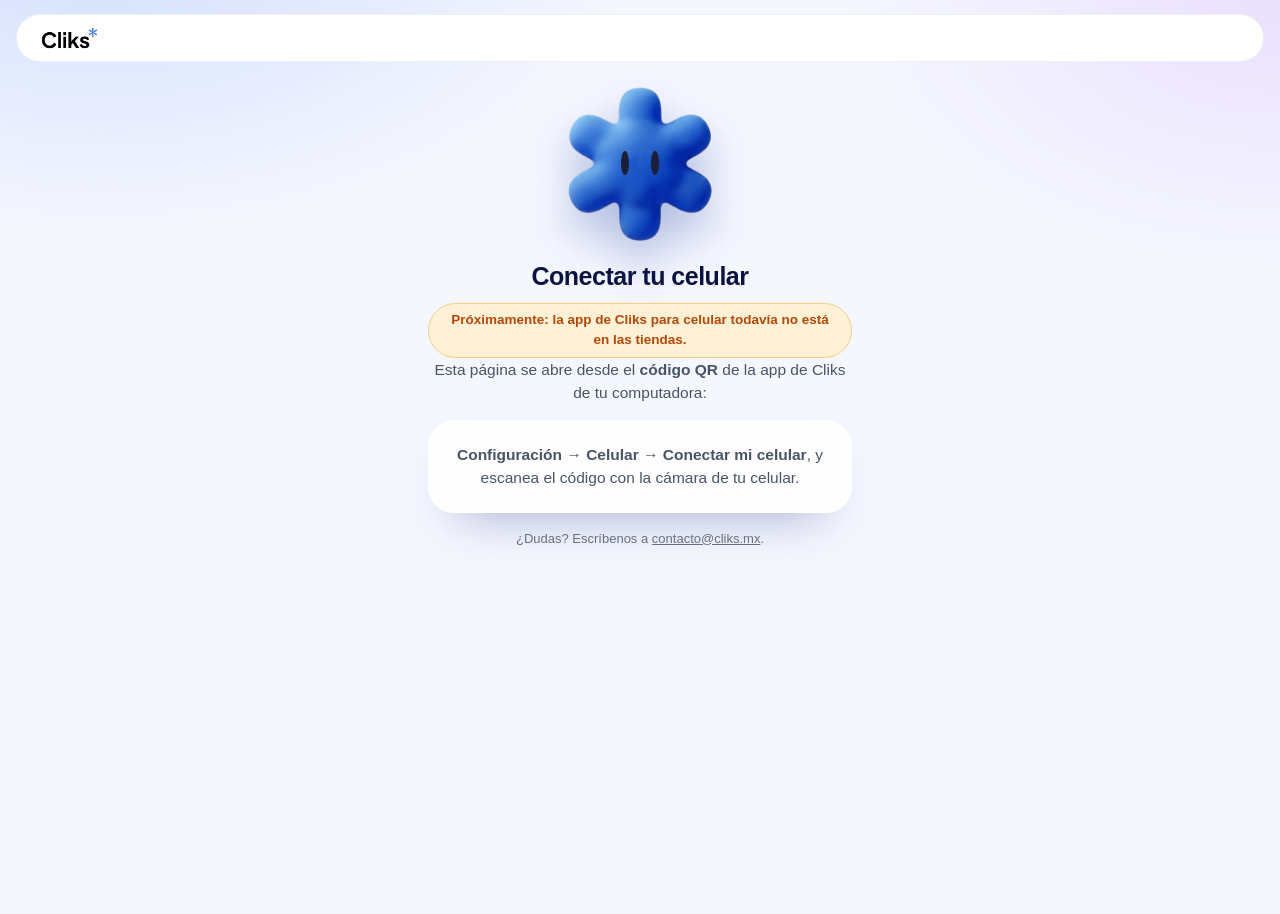
<file: c.html>
<!doctype html>
<html lang="es">
<head>
<meta charset="utf-8">
<meta name="viewport" content="width=device-width, initial-scale=1">
<meta name="robots" content="noindex, nofollow">
<meta name="referrer" content="no-referrer">
<link rel="icon" type="image/png" href="/imagenes/favicon.png">
<title>Conectar tu celular — Cliks</title>
<style>
  * { box-sizing: border-box; }
  body { margin: 0; font-family: -apple-system, BlinkMacSystemFont, "Segoe UI", Arial, Helvetica, sans-serif; color: #1c2430; min-height: 100vh;
    background: radial-gradient(900px 520px at 8% -8%, rgba(47,111,237,.18), transparent 60%), radial-gradient(800px 500px at 100% 0%, rgba(168,85,247,.14), transparent 55%), #f5f7ff; }
  a { color: inherit; text-decoration: none; }
  .nav { display: flex; align-items: center; margin: 14px 16px 0; padding: 10px 22px; border: 1px solid #edf0f6; border-radius: 999px; background: #fff; }
  .nav img { height: 26px; width: auto; display: block; }
  main { max-width: 460px; margin: 0 auto; padding: 22px 18px 50px; text-align: center; }
  .clik { position: relative; display: inline-block; width: 150px; filter: drop-shadow(0 22px 22px rgba(36,64,160,.32)); animation: flota 3.6s ease-in-out infinite; }
  .clik img { display: block; width: 100%; height: auto; }
  .clik i { position: absolute; top: 42%; width: 5.2%; height: 15%; background: #1b1f3a; border-radius: 50%; }
  .clik i:nth-of-type(1) { left: 37.5%; } .clik i:nth-of-type(2) { left: 57.5%; }
  h1 { margin: 14px 0 6px; font-size: 25px; letter-spacing: -.02em; color: #0b1440; }
  p { margin: 0 0 14px; color: #475467; font-size: 15.5px; line-height: 1.5; }
  .tarjeta { background: rgba(255,255,255,.88); border: 1px solid #fff; border-radius: 26px; padding: 22px 20px; box-shadow: 0 26px 50px -30px rgba(26,42,122,.5); margin-top: 16px; }
  .boton { display: block; width: 100%; padding: 16px 20px; border: 0; border-radius: 999px; font: inherit; font-size: 17px; font-weight: 800; cursor: pointer; margin: 10px 0 0; }
  .principal { background: linear-gradient(135deg, #3573ee, #2358d6); color: #fff; box-shadow: 0 16px 28px -14px rgba(47,111,237,.8); }
  .suave { background: #eef2ff; color: #2f6fed; }
  .tiendas { display: flex; gap: 10px; margin-top: 12px; }
  .tiendas a { flex: 1; padding: 13px 8px; border-radius: 16px; background: #101828; color: #fff; font-weight: 700; font-size: 14px; }
  .nota { font-size: 13px; color: #667085; margin-top: 16px; }
  .ok { color: #0b7a53; font-weight: 700; min-height: 20px; margin: 8px 0 0; font-size: 14px; }
  .pronto { display: inline-block; margin: 6px 0 0; padding: 6px 14px; border-radius: 999px; background: #fff1d6; border: 1px solid #f1cf86; color: #b54708; font-size: 13.5px; font-weight: 700; }
  [hidden] { display: none !important; }
  @keyframes flota { 0%, 100% { transform: translateY(0) rotate(-1.4deg); } 50% { transform: translateY(-3%) rotate(1.4deg); } }
  @media (prefers-reduced-motion: reduce) { .clik { animation: none; } }
</style>
</head>
<body>
  <nav class="nav" aria-label="Principal"><a href="/" aria-label="Cliks, ir al inicio"><img src="/imagenes/logo-cliks.png" alt="Cliks" width="62" height="26"></a></nav>
  <main>
    <span class="clik" aria-hidden="true"><img src="/imagenes/mascota-rey.webp" alt="" width="360" height="384"><i></i><i></i></span>
    <h1>Conectar tu celular</h1>
    <p id="pronto" class="pronto" role="note">Próximamente: la app de Cliks para celular todavía no está en las tiendas.</p>

    <!-- Con código: se ve en el celular al escanear el QR de la app de la computadora -->
    <div id="con-codigo" hidden>
      <p>Toca el botón y se abre la app de Cliks con tu cuenta lista.</p>
      <div class="tarjeta">
        <a id="abrir" class="boton principal" href="#">Abrir en la app de Cliks</a>
        <button id="copiar" type="button" class="boton suave">Copiar código</button>
        <p id="copiado" class="ok" role="status"></p>
        <p class="nota">¿Todavía no la tienes? Instálala y vuelve a escanear el QR de tu computadora.</p>
        <div class="tiendas" id="tiendas" hidden>
          <a id="tienda-ios" href="#" hidden>App Store</a>
          <a id="tienda-android" href="#" hidden>Google Play</a>
        </div>
      </div>
      <p class="nota">🔒 El código lleva la llave que abre tus datos: no lo compartas con nadie. Este enlace no lo guarda ni lo manda a ningún servidor de Cliks: se queda en tu celular.</p>
    </div>

    <!-- Sin código: alguien abrió esta dirección a mano -->
    <div id="sin-codigo" hidden>
      <p>Esta página se abre desde el <strong>código QR</strong> de la app de Cliks de tu computadora:</p>
      <div class="tarjeta"><p style="margin:0"><strong>Configuración → Celular → Conectar mi celular</strong>, y escanea el código con la cámara de tu celular.</p></div>
      <p class="nota">¿Dudas? Escríbenos a <a href="mailto:contacto@cliks.mx" style="text-decoration:underline">contacto@cliks.mx</a>.</p>
    </div>
  </main>

<script>
(function () {
  "use strict";
  // Enlaces de las tiendas: se rellenan cuando la app se publique (si están vacíos, esos botones no se ven).
  var TIENDAS = { ios: "", android: "" };
  // «Próximamente» se ve mientras no haya ninguna tienda; cuando se rellene alguna de las dos, desaparece solo.
  if (TIENDAS.ios || TIENDAS.android) document.getElementById("pronto").hidden = true;
  var PREFIJO = "CLIKS1:";
  var crudo = "";
  try { crudo = decodeURIComponent((location.hash || "").replace(/^#/, "")); } catch (e) { crudo = ""; }
  var idx = crudo.toUpperCase().indexOf(PREFIJO);
  // Un código tiene la forma CLIKS1:<llave>.<secreto>.<correo>; si no se parece, se trata como si no hubiera.
  var codigo = idx >= 0 ? crudo.slice(idx).split(/\s/)[0] : "";
  var valido = /^CLIKS1:[A-Za-z0-9_-]{40,50}\.[A-Za-z0-9_-]{22,64}\.[^\s@]+@[^\s@]+$/i.test(codigo);

  document.getElementById(valido ? "con-codigo" : "sin-codigo").hidden = false;
  if (!valido) return;

  var enlace = "cliks://vincular?c=" + encodeURIComponent(codigo);
  document.getElementById("abrir").href = enlace;

  // El código ya está en una variable: se quita de la dirección para que no se quede en la barra ni en el historial.
  try { history.replaceState(null, "", location.pathname); } catch (e) { /* sin historial: no pasa nada */ }

  var hayTienda = false;
  [["ios", "tienda-ios"], ["android", "tienda-android"]].forEach(function (par) {
    var url = TIENDAS[par[0]];
    if (url) { var a = document.getElementById(par[1]); a.href = url; a.hidden = false; hayTienda = true; }
  });
  document.getElementById("tiendas").hidden = !hayTienda;

  var copiado = document.getElementById("copiado");
  document.getElementById("copiar").addEventListener("click", function () {
    var listo = function () { copiado.textContent = "Código copiado. Ábrelo pegándolo en la app."; };
    var fallo = function () { copiado.textContent = "No se pudo copiar. Mantén presionado el código para copiarlo."; };
    if (navigator.clipboard && navigator.clipboard.writeText) navigator.clipboard.writeText(codigo).then(listo, fallo);
    else fallo();
  });

  // En un celular, intenta abrir la app sola; si no la tiene, el botón sigue ahí.
  if (/Android|iPhone|iPad|iPod/i.test(navigator.userAgent)) setTimeout(function () { location.href = enlace; }, 500);
})();
</script>
</body>
</html>
</file>
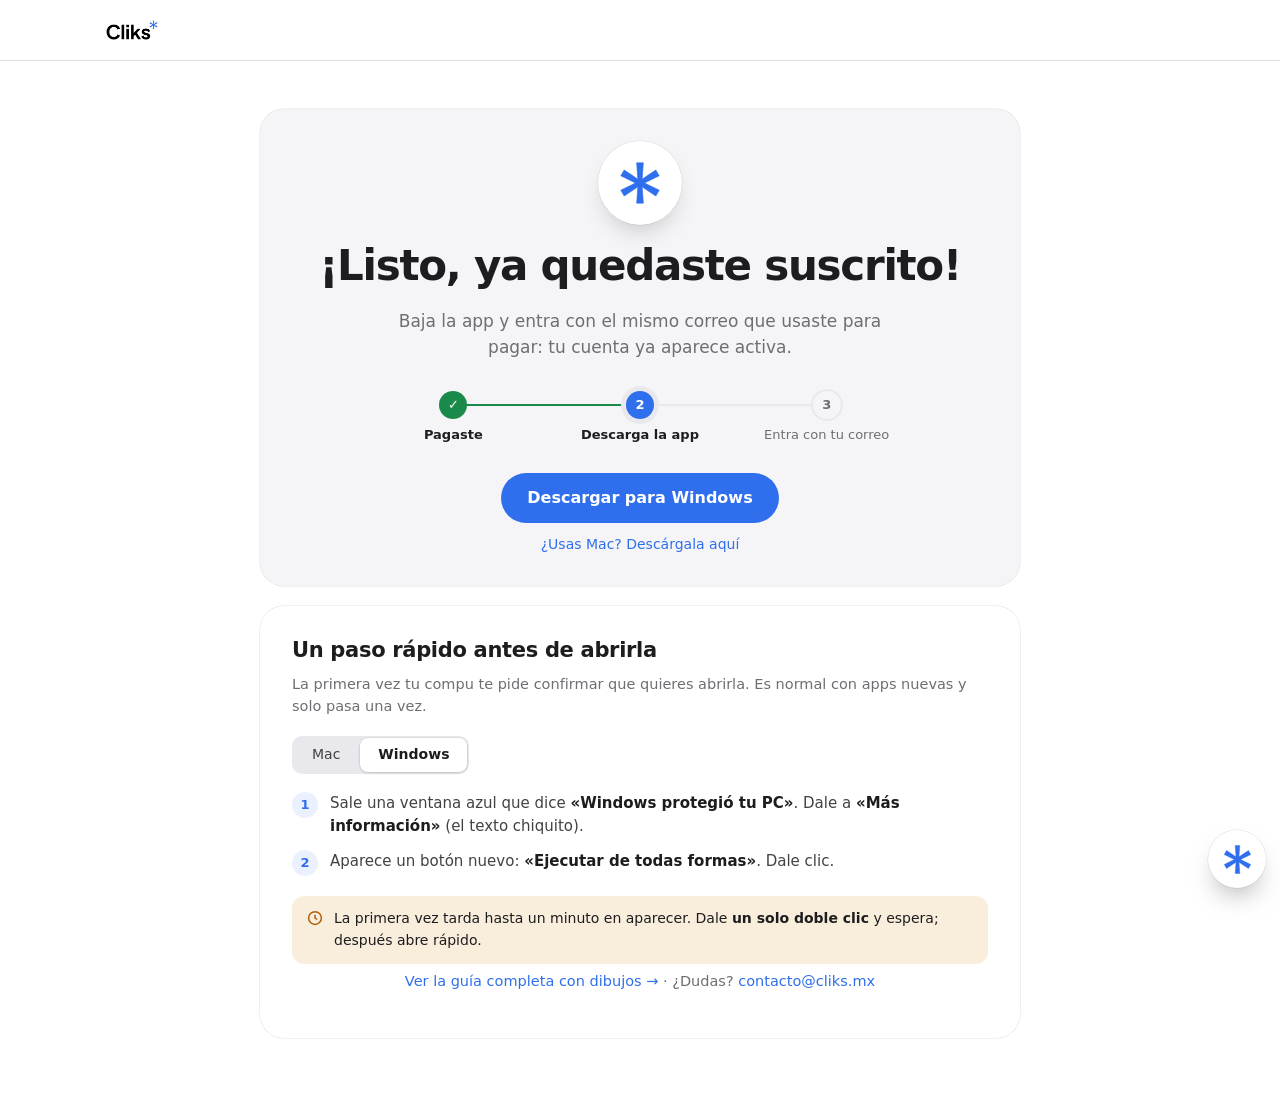
<file: gracias.html>
<!doctype html>
<html lang="es">
<head>
<meta charset="utf-8">
<meta name="robots" content="noindex, nofollow">
<meta name="viewport" content="width=device-width, initial-scale=1">
<link rel="icon" type="image/png" href="imagenes/favicon.png">
<title>Cliks — Gracias</title>
<meta name="theme-color" content="#ffffff">
<link rel="stylesheet" href="tema.css?v=2">
<link rel="stylesheet" href="paginas.css?v=2">
<style>
  .hecho { padding-block: 48px 72px; }
  .caja { max-width: 760px; margin: 0 auto; border-radius: 24px; background: var(--ventana); box-shadow: 0 0 0 .5px var(--linea-fuerte); padding: 28px 36px 30px; text-align: center; }
  .caja .simbolo { --t: 84px; margin-top: 4px; }
  .caja h1 { font-size: clamp(30px, 4vw, 42px); letter-spacing: -.03em; margin-top: 8px; }
  .caja p.lead { color: var(--tenue); font-size: 17px; max-width: 520px; margin: 10px auto 0; }
  .avance { display: grid; grid-template-columns: repeat(3, minmax(0, 1fr)); margin: 30px auto 0; max-width: 560px; position: relative; }
  .avance::before { content: ""; position: absolute; top: 13px; left: 16.6%; right: 16.6%; height: 2px; background: var(--relleno-2); }
  .avance::after { content: ""; position: absolute; top: 13px; left: 16.6%; width: 33.4%; height: 2px; background: var(--verde); transform-origin: left; animation: llena 700ms var(--ease-out) 400ms both; }
  @keyframes llena { from { transform: scaleX(0); } }
  .avance > div { display: flex; flex-direction: column; align-items: center; gap: 6px; font-size: 13px; color: var(--tenue); position: relative; z-index: 1; }
  .avance i { width: 28px; height: 28px; border-radius: 50%; display: grid; place-items: center; font-style: normal; font-weight: 700; font-size: 13px; background: var(--ventana); box-shadow: 0 0 0 2px var(--relleno-2); color: var(--tenue); }
  .avance .ok i { background: var(--verde); box-shadow: none; color: #ffffff; }
  .avance .ahora i { background: var(--boton); color: var(--boton-texto); box-shadow: 0 0 0 5px var(--relleno-2); }
  .avance .ahora, .avance .ok { color: var(--tinta); font-weight: 600; }
  .bajar { margin-top: 28px; display: flex; flex-direction: column; align-items: center; gap: 10px; }
  .otro { font-size: 14px; }
  .rapido { max-width: 760px; margin: 20px auto 0; padding: 28px 32px; border-radius: 24px; }
  .rapido h2 { font-size: 21px; letter-spacing: -.015em; } .rapido > p { color: var(--tenue); margin: 6px 0 18px; font-size: 14.5px; }
  .lista { list-style: none; margin: 18px 0 0; padding: 0; display: flex; flex-direction: column; gap: 12px; }
  .lista li { display: flex; gap: 12px; align-items: flex-start; font-size: 15px; }
  .lista li > span { width: 26px; height: 26px; border-radius: 50%; background: var(--azul-suave); color: var(--azul); font-weight: 700; font-size: 13px; display: grid; place-items: center; flex: none; }
  .lista b { color: var(--tinta); }
  .espera { display: flex; gap: 10px; align-items: flex-start; margin-top: 20px; padding: 12px 14px; border-radius: var(--r-3); background: var(--ambar-suave); color: var(--tinta); font-size: 14px; }
  .pie-r { margin: 18px 0 0; font-size: 14px; color: var(--tenue); text-align: center; }
  @media (max-width: 560px) { .cont { padding-inline: 16px; } .caja, .rapido { padding: 26px 18px; } .avance > div { font-size: 12px; } }
</style>
</head>
<body>

<header class="cabecera">
  <div class="cont"><a class="logo" href="index.html" aria-label="Cliks, ir al inicio"><img src="imagenes/logo-cliks.png" alt="Cliks" width="56" height="24" style="width:auto;height:24px"></a></div>
</header>

<main class="hecho">
  <div class="cont">
    <div class="caja">
      <span class="simbolo entra" aria-hidden="true"></span>
      <h1 class="entra" style="animation-delay:.15s">¡Listo, ya quedaste suscrito!</h1>
      <p class="lead entra" style="animation-delay:.22s">Baja la app y entra con el mismo correo que usaste para pagar: tu cuenta ya aparece activa.</p>
      <div class="avance entra" style="animation-delay:.3s" role="list" aria-label="Tus pasos">
        <div class="ok" role="listitem"><i>✓</i>Pagaste</div>
        <div class="ahora" role="listitem"><i>2</i>Descarga la app</div>
        <div role="listitem"><i>3</i>Entra con tu correo</div>
      </div>
      <div class="bajar entra" style="animation-delay:.38s">
        <a href="https://github.com/femjwdnked/ConsultasSAT-descargas/releases/latest/download/ConsultasSAT-Mac.zip" id="link-descargar" class="btn btn-1 btn-grande">Descargar Consultas SAT</a>
        <div id="texto-descarga-otro"><a class="otro" id="otro" href="https://github.com/femjwdnked/ConsultasSAT-descargas/releases/latest/download/ConsultasSAT.exe">¿Usas Windows? Descárgala aquí</a></div>
      </div>
    </div>

    <div class="tarjeta app-clara rapido entra" style="animation-delay:.48s" id="ayuda">
      <h2>Un paso rápido antes de abrirla</h2>
      <p>La primera vez tu compu te pide confirmar que quieres abrirla. Es normal con apps nuevas y solo pasa una vez.</p>
      <div class="segmento" role="tablist" aria-label="Tu sistema"><button type="button" role="tab" id="tab-mac" aria-controls="panel-mac" aria-selected="true">Mac</button><button type="button" role="tab" id="tab-win" aria-controls="panel-win" aria-selected="false">Windows</button></div>
      <ol class="lista" id="panel-mac" role="tabpanel" aria-labelledby="tab-mac">
        <li><span>1</span><div>En el aviso que sale, pica <b>Listo</b> (nunca «Enviar a la papelera»).</div></li>
        <li><span>2</span><div>Abre <b>Ajustes del Sistema → Privacidad y seguridad</b>.</div></li>
        <li><span>3</span><div>Baja a <b>Seguridad</b> y dale <b>«Abrir de todos modos»</b>.</div></li>
        <li><span>4</span><div>Confirma con tu Touch ID o contraseña y pica <b>Abrir</b>.</div></li>
      </ol>
      <ol class="lista" id="panel-win" role="tabpanel" aria-labelledby="tab-win">
        <li><span>1</span><div>Sale una ventana azul que dice <b>«Windows protegió tu PC»</b>. Dale a <b>«Más información»</b> (el texto chiquito).</div></li>
        <li><span>2</span><div>Aparece un botón nuevo: <b>«Ejecutar de todas formas»</b>. Dale clic.</div></li>
      </ol>
      <div class="espera"><svg width="18" height="18" viewBox="0 0 24 24" fill="none" stroke="currentColor" stroke-width="2" style="flex:none;margin-top:1px;color:var(--ambar)" aria-hidden="true"><circle cx="12" cy="12" r="8.5"/><path d="M12 7.5V12l3 2"/></svg><span>La primera vez tarda hasta un minuto en aparecer. Dale <b>un solo doble clic</b> y espera; después abre rápido.</span></div>
      <p class="pie-r"><a href="instalar.html">Ver la guía completa con dibujos →</a> · ¿Dudas? <a href="mailto:contacto@cliks.mx">contacto@cliks.mx</a></p>
    </div>
  </div>
</main>

<script>
  const BASE_DESCARGAS = "https://github.com/femjwdnked/ConsultasSAT-descargas/releases/latest/download/";
  const ES_MAC = /Mac/.test(navigator.platform) || /Macintosh/.test(navigator.userAgent);
  const ARCHIVO_PROPIO = ES_MAC ? "ConsultasSAT-Mac.zip" : "ConsultasSAT.exe";
  const ARCHIVO_OTRO = ES_MAC ? "ConsultasSAT.exe" : "ConsultasSAT-Mac.zip";

  const boton = document.getElementById("link-descargar"), otro = document.getElementById("otro");
  boton.href = BASE_DESCARGAS + ARCHIVO_PROPIO;
  boton.textContent = "Descargar para " + (ES_MAC ? "Mac" : "Windows");
  otro.href = BASE_DESCARGAS + ARCHIVO_OTRO;
  otro.textContent = ES_MAC ? "¿Usas Windows? Descárgala aquí" : "¿Usas Mac? Descárgala aquí";

  // Pestañas Mac / Windows: la de tu sistema sale primero y abierta. Sin JavaScript se ven las dos listas.
  function mostrar(mac) {
    document.getElementById("panel-mac").hidden = !mac;
    document.getElementById("panel-win").hidden = mac;
    document.getElementById("tab-mac").setAttribute("aria-selected", String(mac));
    document.getElementById("tab-win").setAttribute("aria-selected", String(!mac));
  }
  document.getElementById("tab-mac").addEventListener("click", () => mostrar(true));
  document.getElementById("tab-win").addEventListener("click", () => mostrar(false));
  mostrar(ES_MAC);
</script>
<script src="visita.js" defer></script>
<script src="mascota.js?v=3" defer></script>
</body>
</html>
</file>
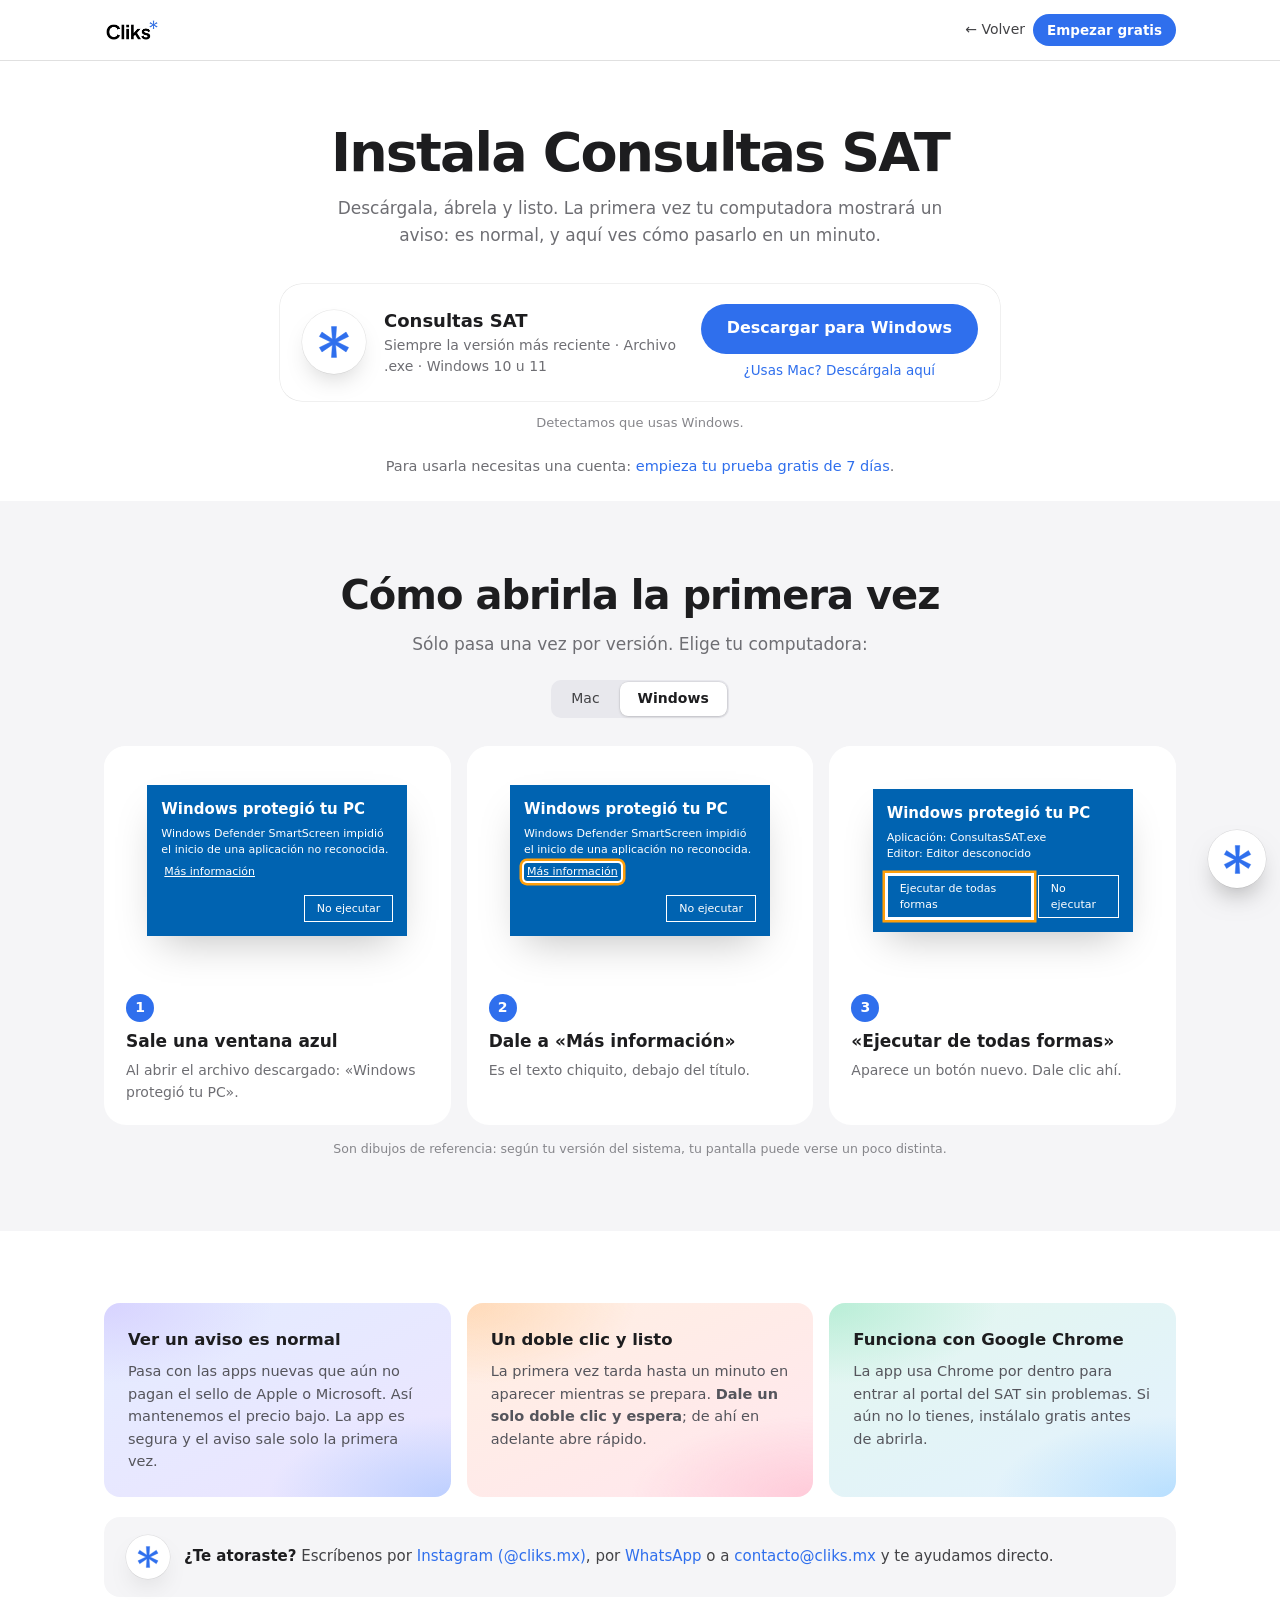
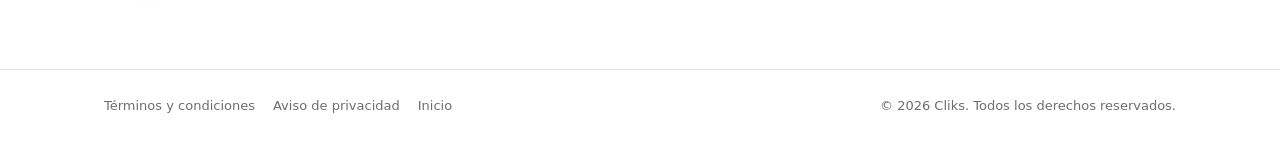
<file: instalar.html>
<!doctype html>
<html lang="es">
<head>
<meta charset="utf-8">
<meta name="viewport" content="width=device-width, initial-scale=1">
<link rel="icon" type="image/png" href="imagenes/favicon.png">
<title>Cliks — Cómo instalar Consultas SAT</title>
<meta name="description" content="Descarga Consultas SAT para Mac o Windows y sigue los pasos con dibujos para abrirla la primera vez, cuando tu sistema muestra una advertencia.">
<meta name="theme-color" content="#ffffff">
<link rel="stylesheet" href="tema.css?v=2">
<link rel="stylesheet" href="paginas.css?v=2">
<style>
  .portada { padding-block: 64px 24px; }
  .portada h1 { font-size: clamp(36px, 4.6vw, 54px); letter-spacing: -.035em; line-height: 1.04; }
  .bajar-caja { max-width: 720px; margin: 36px auto 0; display: flex; align-items: center; gap: 18px; padding: 20px 22px; border-radius: 22px; flex-wrap: wrap; }
  .bajar-info { flex: 1; min-width: 180px; display: flex; flex-direction: column; } .bajar-info b { color: var(--tinta); font-size: 18px; } .bajar-info span { color: var(--tenue); font-size: 14px; }
  .bajar-acciones { display: flex; flex-direction: column; align-items: center; gap: 6px; } .bajar-acciones a.otro { font-size: 13.5px; }
  .detectado { text-align: center; font-size: 13px; color: var(--muy-tenue); margin: 12px 0 0; }
  .cuenta { text-align: center; margin: 22px 0 0; color: var(--tenue); font-size: 14.5px; }
  #primera { background: var(--gris); --ventana: #ffffff; --superficie: #ffffff; }
  #panel-mac { grid-template-columns: repeat(4, minmax(0, 1fr)); }
  #panel-win { grid-template-columns: repeat(3, minmax(0, 1fr)); }
  .nota-dibujo { font-size: 12.5px; color: var(--muy-tenue); margin: 14px 0 0; text-align: center; }
  @media (max-width: 980px) { #panel-mac { grid-template-columns: repeat(2, minmax(0, 1fr)); } }
  @media (max-width: 760px) { #panel-mac, #panel-win { grid-template-columns: 1fr; } .bajar-acciones { width: 100%; } .bajar-acciones .btn { width: 100%; } }
  @media (max-width: 520px) { .cont { padding-inline: 16px; } }
</style>
</head>
<body>

<header class="cabecera">
  <div class="cont">
    <a class="logo" href="index.html" aria-label="Cliks, ir al inicio"><img src="imagenes/logo-cliks.png" alt="Cliks" width="56" height="24" style="width:auto;height:24px"></a>
    <div class="der"><a class="volver" href="index.html">← Volver</a><a class="btn btn-1" style="height:32px;padding:0 14px;font-size:13.5px" href="index.html#seccion-precio">Empezar gratis</a></div>
  </div>
</header>

<main>
<section class="portada">
  <div class="cont">
    <div class="centro entra">
      <h1>Instala Consultas SAT</h1>
      <p class="bajada">Descárgala, ábrela y listo. La primera vez tu computadora mostrará un aviso: es normal, y aquí ves cómo pasarlo en un minuto.</p>
    </div>
    <div class="tarjeta app-clara bajar-caja entra" style="animation-delay:.1s">
      <span class="simbolo" style="--t:64px" aria-hidden="true"></span>
      <div class="bajar-info"><b>Consultas SAT</b><span id="detalle-archivo">Siempre la versión más reciente</span></div>
      <div class="bajar-acciones">
        <a class="btn btn-1 btn-grande" id="bajar" href="https://github.com/femjwdnked/ConsultasSAT-descargas/releases/latest/download/ConsultasSAT-Mac.zip">Descargar para Mac</a>
        <a class="otro" id="otro" href="https://github.com/femjwdnked/ConsultasSAT-descargas/releases/latest/download/ConsultasSAT.exe">¿Usas Windows? Descárgala aquí</a>
      </div>
    </div>
    <p class="detectado" id="detectado"></p>
    <p class="cuenta">Para usarla necesitas una cuenta: <a href="index.html#seccion-precio">empieza tu prueba gratis de 7 días</a>.</p>
  </div>
</section>

<section id="primera" aria-labelledby="titulo-pasos">
  <div class="cont">
    <div class="centro">
      <h2 class="titulo" id="titulo-pasos">Cómo abrirla la primera vez</h2>
      <p class="bajada">Sólo pasa una vez por versión. Elige tu computadora:</p>
      <div style="margin-top:22px"><div class="segmento" role="tablist" aria-label="Tu computadora"><button type="button" role="tab" id="tab-mac" aria-selected="true" aria-controls="panel-mac">Mac</button><button type="button" role="tab" id="tab-win" aria-selected="false" aria-controls="panel-win">Windows</button></div></div>
    </div>

    <div class="pasos" id="panel-mac" role="tabpanel" aria-labelledby="tab-mac">
      <article class="paso"><div class="escena" aria-hidden="true">
          <div class="mac-dlg"><img class="ico-app" src="imagenes/favicon.png" alt=""><b>No se abrió “Consultas SAT”</b>Apple no pudo comprobar que no tenga software malicioso.<div class="bts"><span class="mac-b">Enviar a la papelera</span><span class="mac-b azul resalta">Listo</span></div></div>
        </div><div class="texto"><span class="num">1</span><h3>Pica «Listo»</h3><p>En el aviso que sale al abrir el archivo. <b>Nunca</b> «Enviar a la papelera».</p></div></article>
      <article class="paso"><div class="escena" aria-hidden="true">
          <div class="ajustes"><div class="barra"><i></i><i></i><i></i>Ajustes del Sistema</div>
            <div class="op"><s style="background:#2f6fed"></s>Wi‑Fi</div><div class="op"><s style="background:#34c759"></s>Pantalla</div>
            <div class="op resalta"><s style="background:#5e5ce6"></s>Privacidad y seguridad</div><div class="op"><s style="background:#8e8e93"></s>General</div></div>
        </div><div class="texto"><span class="num">2</span><h3>Abre los Ajustes</h3><p>Ajustes del Sistema → <b>Privacidad y seguridad</b>.</p></div></article>
      <article class="paso"><div class="escena" aria-hidden="true">
          <div class="mac-dlg" style="text-align:left"><b>Seguridad</b>“Consultas SAT” se bloqueó para proteger tu Mac.<div class="bts" style="align-items:flex-end"><span class="mac-b resalta" style="padding:0 12px">Abrir de todos modos</span></div></div>
        </div><div class="texto"><span class="num">3</span><h3>«Abrir de todos modos»</h3><p>Baja hasta la sección <b>Seguridad</b>: ahí está el botón.</p></div></article>
      <article class="paso"><div class="escena" aria-hidden="true">
          <div class="mac-dlg"><span class="touch"><svg width="22" height="22" viewBox="0 0 24 24" fill="none" stroke="#fff" stroke-width="1.8"><path d="M12 11v3M8.5 8.5a5 5 0 0 1 7 0M6 13a6 6 0 0 1 .4-2.2M18 12a6 6 0 0 1-1 4M9.5 17c.9-1 1.5-2.4 1.5-4"/></svg></span><b>Confirma con Touch ID</b>para permitir esto.<div class="bts" style="flex-direction:row"><span class="mac-b" style="flex:1">Cancelar</span><span class="mac-b azul resalta" style="flex:1">Abrir</span></div></div>
        </div><div class="texto"><span class="num">4</span><h3>Confirma y «Abrir»</h3><p>Con tu Touch ID o tu contraseña, y al final «Abrir» en la ventana.</p></div></article>
    </div>

    <div class="pasos" id="panel-win" role="tabpanel" aria-labelledby="tab-win" hidden>
      <article class="paso"><div class="escena" aria-hidden="true">
          <div class="win-dlg"><b>Windows protegió tu PC</b>Windows Defender SmartScreen impidió el inicio de una aplicación no reconocida.<br><u>Más información</u><div class="bts"><span class="win-b">No ejecutar</span></div></div>
        </div><div class="texto"><span class="num">1</span><h3>Sale una ventana azul</h3><p>Al abrir el archivo descargado: «Windows protegió tu PC».</p></div></article>
      <article class="paso"><div class="escena" aria-hidden="true">
          <div class="win-dlg"><b>Windows protegió tu PC</b>Windows Defender SmartScreen impidió el inicio de una aplicación no reconocida.<br><u class="resalta">Más información</u><div class="bts"><span class="win-b">No ejecutar</span></div></div>
        </div><div class="texto"><span class="num">2</span><h3>Dale a «Más información»</h3><p>Es el texto chiquito, debajo del título.</p></div></article>
      <article class="paso"><div class="escena" aria-hidden="true">
          <div class="win-dlg"><b>Windows protegió tu PC</b>Aplicación: ConsultasSAT.exe<br>Editor: Editor desconocido<div class="bts"><span class="win-b resalta">Ejecutar de todas formas</span><span class="win-b">No ejecutar</span></div></div>
        </div><div class="texto"><span class="num">3</span><h3>«Ejecutar de todas formas»</h3><p>Aparece un botón nuevo. Dale clic ahí.</p></div></article>
    </div>
    <p class="nota-dibujo">Son dibujos de referencia: según tu versión del sistema, tu pantalla puede verse un poco distinta.</p>
  </div>
</section>

<section aria-label="Lo que conviene saber">
  <div class="cont">
    <div class="info">
      <div class="tarjeta"><h3>Ver un aviso es normal</h3><p>Pasa con las apps nuevas que aún no pagan el sello de Apple o Microsoft. Así mantenemos el precio bajo. La app es segura y el aviso sale solo la primera vez.</p></div>
      <div class="tarjeta"><h3>Un doble clic y listo</h3><p>La primera vez tarda hasta un minuto en aparecer mientras se prepara. <b>Dale un solo doble clic y espera</b>; de ahí en adelante abre rápido.</p></div>
      <div class="tarjeta"><h3>Funciona con Google Chrome</h3><p>La app usa Chrome por dentro para entrar al portal del SAT sin problemas. Si aún no lo tienes, instálalo gratis antes de abrirla.</p></div>
    </div>
    <div class="ayuda-tira" style="margin-top:20px"><span class="simbolo" style="--t:44px" aria-hidden="true"></span><span><b style="color:var(--tinta)">¿Te atoraste?</b> Escríbenos por <a href="https://ig.me/m/cliks.mx" target="_blank" rel="noopener">Instagram (@cliks.mx)</a>, por <a href="https://wa.me/525566738980" target="_blank" rel="noopener">WhatsApp</a> o a <a href="mailto:contacto@cliks.mx">contacto@cliks.mx</a> y te ayudamos directo.</span></div>
  </div>
</section>
</main>

<footer><div class="cont"><nav><a href="terminos.html">Términos y condiciones</a><a href="privacidad.html">Aviso de privacidad</a><a href="index.html">Inicio</a></nav><span>© 2026 Cliks. Todos los derechos reservados.</span></div></footer>

<script>
  // Liga directa al archivo: "latest/download/<nombre>" siempre apunta al archivo de la versión más reciente publicada.
  const BASE_DESCARGAS = "https://github.com/femjwdnked/ConsultasSAT-descargas/releases/latest/download/";
  const ES_MAC = /Mac/.test(navigator.platform) || /Macintosh/.test(navigator.userAgent);
  // Con #windows o #mac en la liga se abre esa; si no, la de tu computadora. Puedes cambiar con las pestañas.
  const deLaLiga = (location.hash || "").replace("#", "").toLowerCase();
  const MAC = deLaLiga === "windows" || deLaLiga === "win" ? false : deLaLiga === "mac" ? true : ES_MAC;

  // El botón grande es para tu sistema y abajo queda el enlace al otro.
  const PROPIO = MAC ? ["Mac", "ConsultasSAT-Mac.zip", "Archivo .zip · macOS"] : ["Windows", "ConsultasSAT.exe", "Archivo .exe · Windows 10 u 11"];
  const OTRO = MAC ? ["Windows", "ConsultasSAT.exe"] : ["Mac", "ConsultasSAT-Mac.zip"];
  const bajar = document.getElementById("bajar"), otro = document.getElementById("otro");
  bajar.href = BASE_DESCARGAS + PROPIO[1]; bajar.textContent = "Descargar para " + PROPIO[0];
  otro.href = BASE_DESCARGAS + OTRO[1]; otro.textContent = "¿Usas " + OTRO[0] + "? Descárgala aquí";
  document.getElementById("detalle-archivo").textContent = "Siempre la versión más reciente · " + PROPIO[2];
  if (!deLaLiga) document.getElementById("detectado").textContent = "Detectamos que usas " + PROPIO[0] + ".";

  // Pestañas Mac / Windows.
  const PESTANAS = { mac: ["tab-mac", "panel-mac"], win: ["tab-win", "panel-win"] };
  function mostrar(cual) {
    for (const k in PESTANAS) {
      const [tab, panel] = PESTANAS[k];
      document.getElementById(tab).setAttribute("aria-selected", k === cual ? "true" : "false");
      document.getElementById(panel).hidden = k !== cual;
    }
  }
  for (const k in PESTANAS) document.getElementById(PESTANAS[k][0]).addEventListener("click", () => mostrar(k));
  mostrar(MAC ? "mac" : "win");
</script>

<script src="visita.js" defer></script>
<script src="mascota.js?v=3" defer></script>
</body>
</html>
</file>
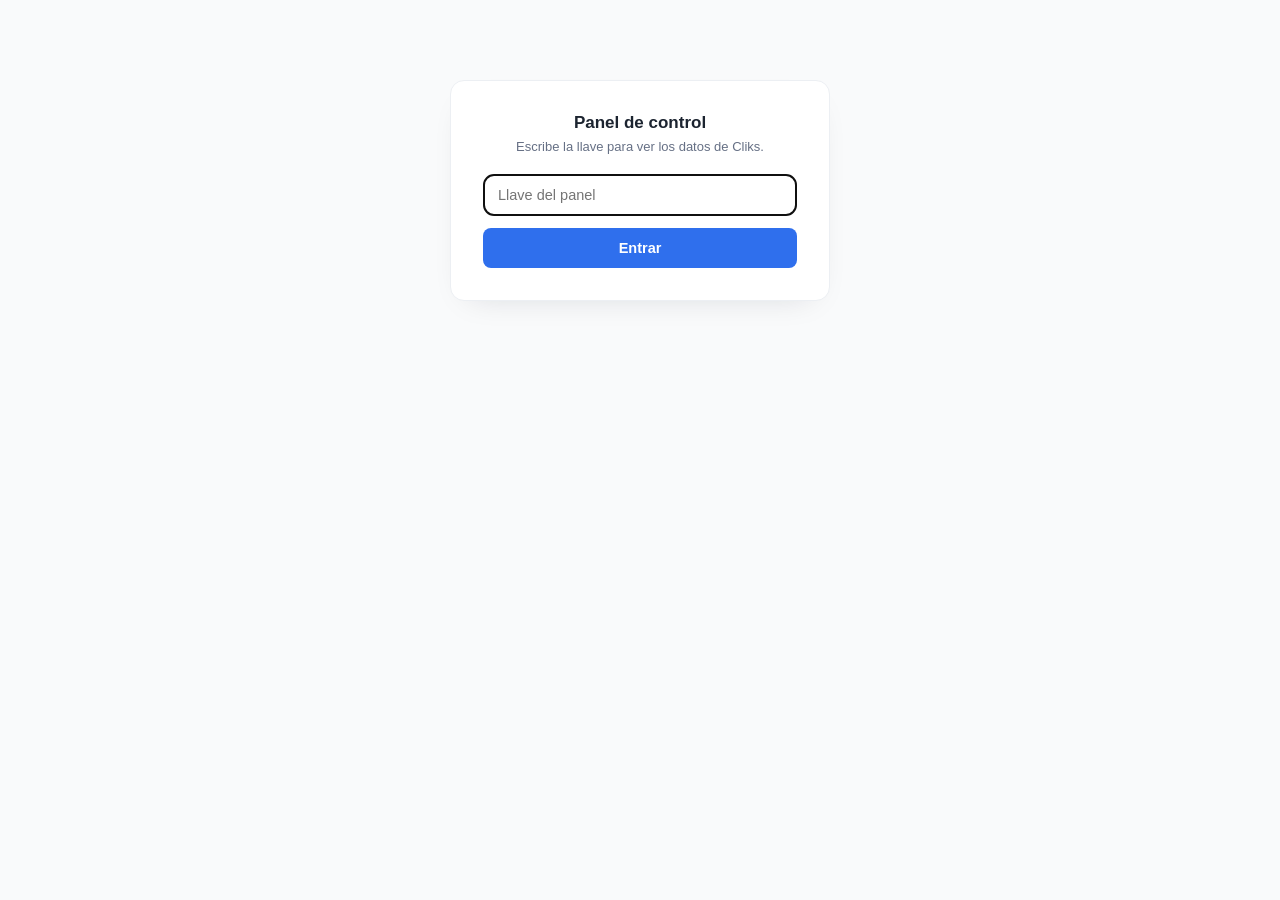
<file: panel.html>
<!doctype html>
<html lang="es">
<head>
<meta charset="utf-8">
<meta name="robots" content="noindex, nofollow">
<meta name="viewport" content="width=device-width, initial-scale=1">
<link rel="icon" type="image/png" href="imagenes/favicon.png">
<title>Cliks — Panel de control</title>
<style>
  * { box-sizing: border-box; }
  body {
    margin: 0;
    font-family: -apple-system, BlinkMacSystemFont, "Segoe UI", Arial, Helvetica, sans-serif;
    color: #1c2430;
    background: #f9fafb;
  }
  .contenedor { max-width: 980px; margin: 0 auto; padding: 32px 24px 80px; }
  h1 { font-size: 22px; font-weight: 800; margin: 0 0 4px; }
  .subtitulo { color: #667085; font-size: 13.5px; margin: 0 0 28px; }

  /* --- Pantalla de la llave --- */
  #pantalla-llave {
    max-width: 380px; margin: 80px auto; background: white; border: 1px solid #eceff3;
    border-radius: 14px; padding: 32px; text-align: center;
    box-shadow: 0 12px 32px -20px rgba(16,24,40,0.18);
  }
  #pantalla-llave h2 { font-size: 17px; margin: 0 0 6px; }
  #pantalla-llave p { font-size: 13px; color: #667085; margin: 0 0 20px; }
  input[type=password] {
    width: 100%; padding: 12px 14px; border-radius: 10px; border: 1.5px solid #d0d5dd;
    font-size: 14.5px; margin-bottom: 12px; box-sizing: border-box;
  }
  button {
    width: 100%; padding: 12px; border-radius: 8px; border: none; background: #2f6fed;
    color: white; font-size: 14.5px; font-weight: 700; cursor: pointer;
  }
  button:disabled { opacity: 0.6; cursor: default; }
  .error { color: #d92d20; font-size: 13px; margin-top: 10px; display: none; }
  .salir { background: none; border: 1px solid #d0d5dd; color: #475467; margin-top: 10px; }

  /* --- Panel --- */
  #panel { display: none; }
  .tarjetas { display: grid; grid-template-columns: repeat(auto-fit, minmax(150px, 1fr)); gap: 14px; margin-bottom: 32px; }
  .tarjeta {
    background: white; border: 1px solid #eceff3; border-radius: 12px; padding: 18px;
  }
  .tarjeta .numero { font-size: 26px; font-weight: 800; color: #101828; }
  .tarjeta .etiqueta { font-size: 12.5px; color: #667085; margin-top: 4px; }
  .tarjeta.acento .numero { color: #2f6fed; }

  table { width: 100%; border-collapse: collapse; background: white; border-radius: 12px; overflow: hidden; border: 1px solid #eceff3; }
  th, td { text-align: left; padding: 10px 14px; font-size: 13px; border-bottom: 1px solid #eceff3; }
  th { color: #667085; font-weight: 600; background: #f9fafb; }
  tr:last-child td { border-bottom: none; }
  .estado { padding: 3px 9px; border-radius: 20px; font-size: 11.5px; font-weight: 700; display: inline-block; }
  .estado.trialing { background: #eaf1ff; color: #2f6fed; }
  .estado.active { background: #e6f4ea; color: #1a9c5c; }
  .estado.past_due { background: #fff4e5; color: #b45309; }
  .estado.canceled { background: #fdecea; color: #d92d20; }
  .estado.sin { background: #f2f4f7; color: #667085; }

  h3 { font-size: 14px; color: #344054; margin: 0 0 10px; }
  .barra-superior { display: flex; justify-content: space-between; align-items: center; margin-bottom: 20px; }
  #boton-actualizar { width: auto; padding: 9px 16px; font-size: 13px; }
  #boton-salir { width: auto; padding: 9px 16px; font-size: 13px; background: #f2f4f7; color: #475467; }

  /* --- Pestañas --- */
  .pestanas { display: flex; gap: 4px; border-bottom: 1px solid #eceff3; margin-bottom: 24px; }
  .pestana {
    padding: 10px 4px; margin-right: 20px; font-size: 14px; font-weight: 600; color: #667085;
    background: none; border: none; border-bottom: 2px solid transparent; cursor: pointer;
    width: auto;
  }
  .pestana.activa { color: #2f6fed; border-bottom-color: #2f6fed; }
  .pestana-panel { display: none; }
  .pestana-panel.activa { display: block; }

  /* --- Gráfica de crecimiento --- */
  .grafica {
    background: white; border: 1px solid #eceff3; border-radius: 12px; padding: 20px;
    margin-bottom: 28px;
  }
  .barras {
    display: flex; align-items: flex-end; gap: 10px; height: 120px; margin-top: 14px;
  }
  .barra-mes { flex: 1; display: flex; flex-direction: column; align-items: center; height: 100%; justify-content: flex-end; }
  .barra-mes .barra {
    width: 100%; max-width: 40px; background: #2f6fed; border-radius: 5px 5px 0 0;
    min-height: 3px;
  }
  .barra-mes .num { font-size: 11px; font-weight: 700; color: #344054; margin-bottom: 3px; }
  .barra-mes .mes { font-size: 10.5px; color: #98a2b3; margin-top: 6px; }
  .sin-datos { font-size: 13px; color: #98a2b3; padding: 10px 0; }

  /* --- Buscador de la tabla --- */
  #buscador {
    width: 100%; padding: 10px 14px; border-radius: 10px; border: 1.5px solid #d0d5dd;
    font-size: 13.5px; margin-bottom: 14px; box-sizing: border-box;
  }
  .boton-cancelar {
    width: auto; padding: 5px 10px; font-size: 12px; background: #fdecea; color: #d92d20;
  }

  /* --- Banner del sitio --- */
  .aviso-caja { display: flex; flex-direction: column; gap: 10px; }
  .aviso-fila { display: flex; align-items: center; gap: 10px; }
  .aviso-caja input[type=text] {
    flex: 1; padding: 10px 14px; border-radius: 10px; border: 1.5px solid #d0d5dd; font-size: 13.5px;
  }
  .aviso-caja button { width: auto; padding: 9px 18px; font-size: 13px; }
  .interruptor { display: flex; align-items: center; gap: 8px; font-size: 13px; color: #475467; cursor: pointer; }
  .aviso-estado { font-size: 12px; margin-top: 4px; display: none; }
  .aviso-estado.ok { color: #1a9c5c; }
  .aviso-estado.mal { color: #d92d20; }

  /* --- Códigos de descuento --- */
  .codigos-form { display: flex; gap: 8px; flex-wrap: wrap; align-items: flex-end; margin-bottom: 18px; }
  .campo-mini { display: flex; flex-direction: column; gap: 4px; }
  .campo-mini label { font-size: 11.5px; color: #667085; font-weight: 600; }
  .campo-mini input, .campo-mini select {
    padding: 9px 10px; border-radius: 8px; border: 1.5px solid #d0d5dd; font-size: 13px;
  }
  #codigos-form-boton { width: auto; padding: 10px 18px; font-size: 13px; }
  .boton-desactivar {
    width: auto; padding: 5px 10px; font-size: 12px; background: #f2f4f7; color: #475467;
  }
</style>
</head>
<body>

<div id="pantalla-llave">
  <h2>Panel de control</h2>
  <p>Escribe la llave para ver los datos de Cliks.</p>
  <input type="password" id="campo-llave" placeholder="Llave del panel" autofocus>
  <button id="boton-entrar" onclick="entrar()">Entrar</button>
  <div class="error" id="error-llave"></div>
</div>

<div class="contenedor" id="panel">
  <div class="barra-superior">
    <div>
      <h1>Panel de control</h1>
      <p class="subtitulo">Datos de tu servidor, en vivo.</p>
    </div>
    <div style="display:flex; gap:8px;">
      <button id="boton-actualizar" onclick="cargar()">↻ Actualizar</button>
      <button id="boton-salir" onclick="salir()">Salir</button>
    </div>
  </div>

  <div class="pestanas">
    <button class="pestana activa" data-pestana="resumen" onclick="cambiarPestana('resumen')">Resumen</button>
    <button class="pestana" data-pestana="clientes" onclick="cambiarPestana('clientes')">Clientes</button>
    <button class="pestana" data-pestana="descuentos" onclick="cambiarPestana('descuentos')">Descuentos</button>
  </div>

  <div class="pestana-panel activa" id="pestana-resumen">
    <div class="tarjetas">
      <div class="tarjeta"><div class="numero" id="n-total">—</div><div class="etiqueta">Clientes totales</div></div>
      <div class="tarjeta"><div class="numero" id="n-prueba">—</div><div class="etiqueta">En prueba gratis</div></div>
      <div class="tarjeta"><div class="numero" id="n-activos">—</div><div class="etiqueta">Suscripciones activas</div></div>
      <div class="tarjeta"><div class="numero" id="n-cancelados">—</div><div class="etiqueta">Cancelados</div></div>
      <div class="tarjeta acento"><div class="numero" id="n-ingreso">—</div><div class="etiqueta">Ingreso mensual estimado</div></div>
      <div class="tarjeta acento"><div class="numero" id="n-cobrado">—</div><div class="etiqueta">Cobrado en los últimos 12 meses (Stripe)</div></div>
    </div>

    <div class="grafica">
      <h3 style="margin:0;">Clientes nuevos por mes</h3>
      <div class="barras" id="grafica-barras"></div>
    </div>
  </div>

  <div class="pestana-panel" id="pestana-clientes">
    <h3>Clientes</h3>
    <input type="text" id="buscador" placeholder="Buscar por correo, plan o estado..." oninput="filtrarTabla()">
    <table>
      <thead>
        <tr><th>Correo</th><th>Estado</th><th>Plan</th><th>Personas</th><th>Correo verificado</th><th>Próximo cobro</th><th></th></tr>
      </thead>
      <tbody id="cuerpo-tabla"></tbody>
    </table>
  </div>

  <div class="pestana-panel" id="pestana-descuentos">
    <div class="grafica">
      <h3 style="margin:0 0 4px;">Banner del sitio</h3>
      <p class="subtitulo" style="margin:0 0 14px;">
        Un aviso arriba de cliks.mx (mantenimiento, promoción, lo que sea). Prende/apaga cuando quieras.
      </p>
      <div class="aviso-caja">
        <div class="aviso-fila">
          <input type="text" id="aviso-mensaje" placeholder="Texto del aviso, por ejemplo: Mantenimiento programado el domingo de 10pm a 12am">
        </div>
        <div class="aviso-fila">
          <label class="interruptor">
            <input type="checkbox" id="aviso-activo"> Mostrar en el sitio
          </label>
          <button id="boton-guardar-aviso" onclick="guardarAviso()">Guardar</button>
        </div>
        <div class="aviso-estado" id="aviso-estado"></div>
      </div>
    </div>

    <div class="grafica">
      <h3 style="margin:0 0 4px;">Códigos de descuento</h3>
      <p class="subtitulo" style="margin:0 0 14px;">
        Se crean directo en Stripe, listos para usarse en la pantalla de pago.
      </p>
      <div class="codigos-form">
        <div class="campo-mini">
          <label>Código</label>
          <input type="text" id="cod-codigo" placeholder="BIENVENIDA10" style="width:160px;">
        </div>
        <div class="campo-mini">
          <label>Tipo</label>
          <select id="cod-tipo">
            <option value="porcentaje">% de descuento</option>
            <option value="monto">$ de descuento (MXN)</option>
          </select>
        </div>
        <div class="campo-mini">
          <label>Valor</label>
          <input type="number" id="cod-valor" placeholder="10" style="width:90px;" min="0" step="0.01">
        </div>
        <div class="campo-mini">
          <label>Límite de usos (opcional)</label>
          <input type="number" id="cod-limite" placeholder="Sin límite" style="width:130px;" min="1">
        </div>
        <div class="campo-mini">
          <label class="interruptor" style="margin-bottom:9px;">
            <input type="checkbox" id="cod-para-siempre"> Aplica siempre, no sólo el primer cobro
          </label>
        </div>
        <button id="codigos-form-boton" onclick="crearCodigo()">Crear código</button>
      </div>
      <div class="aviso-estado" id="codigos-estado"></div>
      <table>
        <thead>
          <tr><th>Código</th><th>Descuento</th><th>Aplica</th><th>Usos</th><th></th></tr>
        </thead>
        <tbody id="cuerpo-codigos"></tbody>
      </table>
    </div>
  </div>
</div>

<script>
  const SERVIDOR = "https://servidor-licencias-37nv.onrender.com";
  const LLAVE_GUARDADA = "cliks_panel_llave";

  const ESTADOS = {
    trialing: "En prueba", active: "Activa", past_due: "Pago pendiente",
    canceled: "Cancelada",
  };
  function claseEstado(estado) {
    return estado && ESTADOS[estado] ? estado : "sin";
  }

  const MESES_CORTOS = ["ene","feb","mar","abr","may","jun","jul","ago","sep","oct","nov","dic"];

  function formatearFecha(iso) {
    if (!iso) return "—";
    const f = new Date(iso);
    return f.toLocaleDateString("es-MX", { day: "2-digit", month: "short", year: "numeric" });
  }

  function pintarGrafica(por_mes) {
    const cont = document.getElementById("grafica-barras");
    const claves = Object.keys(por_mes || {});
    if (!claves.length) {
      cont.innerHTML = '<div class="sin-datos">Todavía no hay suficientes datos para la gráfica (los clientes de antes de hoy no traen fecha de alta guardada).</div>';
      return;
    }
    const maximo = Math.max(...Object.values(por_mes));
    cont.innerHTML = "";
    for (const clave of claves) {
      const cantidad = por_mes[clave];
      const [anio, mes] = clave.split("-");
      const alturaPct = maximo ? Math.max(6, (cantidad / maximo) * 100) : 6;
      const div = document.createElement("div");
      div.className = "barra-mes";
      div.innerHTML = `
        <div class="num">${cantidad}</div>
        <div class="barra" style="height:${alturaPct}%"></div>
        <div class="mes">${MESES_CORTOS[parseInt(mes, 10) - 1]} ${anio.slice(2)}</div>
      `;
      cont.appendChild(div);
    }
  }

  async function cancelarCliente(correo, boton) {
    if (!confirm(`¿Cancelar la suscripción de ${correo}? Sigue teniendo acceso hasta que termine lo que ya pagó, y no se le vuelve a cobrar.`)) {
      return;
    }
    const llave = localStorage.getItem(LLAVE_GUARDADA);
    boton.disabled = true;
    boton.textContent = "Cancelando...";
    try {
      const r = await fetch(SERVIDOR + "/admin/cancelar", {
        method: "POST",
        headers: { "Content-Type": "application/json", Authorization: "Bearer " + llave },
        body: JSON.stringify({ correo }),
      });
      const datos = await r.json();
      if (!r.ok) throw new Error(datos.detail || "Error " + r.status);
      alert("Cancelada. Puede tardar unos segundos en verse reflejado aquí.");
      cargar();
    } catch (err) {
      alert("No se pudo cancelar: " + err.message);
      boton.disabled = false;
      boton.textContent = "Cancelar";
    }
  }

  async function pedirAviso() {
    const r = await fetch(SERVIDOR + "/aviso");
    return r.json();
  }

  async function cargarAviso() {
    try {
      const datos = await pedirAviso();
      document.getElementById("aviso-mensaje").value = datos.mensaje || "";
      document.getElementById("aviso-activo").checked = !!datos.activo;
    } catch (err) {
      // Si falla, se deja vacío -- no vale la pena tumbar el resto del panel por esto.
    }
  }

  async function guardarAviso() {
    const llave = localStorage.getItem(LLAVE_GUARDADA);
    const mensaje = document.getElementById("aviso-mensaje").value.trim();
    const activo = document.getElementById("aviso-activo").checked;
    const boton = document.getElementById("boton-guardar-aviso");
    const estado = document.getElementById("aviso-estado");
    boton.disabled = true;
    estado.style.display = "none";
    try {
      const r = await fetch(SERVIDOR + "/admin/aviso", {
        method: "POST",
        headers: { "Content-Type": "application/json", Authorization: "Bearer " + llave },
        body: JSON.stringify({ activo, mensaje }),
      });
      const datos = await r.json();
      if (!r.ok) throw new Error(datos.detail || "Error " + r.status);
      estado.textContent = "Guardado.";
      estado.className = "aviso-estado ok";
    } catch (err) {
      estado.textContent = "No se pudo guardar: " + err.message;
      estado.className = "aviso-estado mal";
    }
    estado.style.display = "block";
    boton.disabled = false;
  }

  async function cargarCodigos() {
    const llave = localStorage.getItem(LLAVE_GUARDADA);
    const cuerpo = document.getElementById("cuerpo-codigos");
    try {
      const r = await fetch(SERVIDOR + "/admin/codigos", {
        headers: { Authorization: "Bearer " + llave },
      });
      const datos = await r.json();
      if (!r.ok) throw new Error(datos.detail || "Error " + r.status);
      cuerpo.innerHTML = "";
      if (!datos.codigos.length) {
        cuerpo.innerHTML = '<tr><td colspan="5" class="sin-datos">Todavía no has creado ningún código.</td></tr>';
        return;
      }
      for (const c of datos.codigos) {
        const fila = document.createElement("tr");
        const usos = c.limite_usos ? `${c.usos} / ${c.limite_usos}` : `${c.usos}`;
        fila.innerHTML = `
          <td><strong>${c.codigo}</strong></td>
          <td>${c.descuento}</td>
          <td>${c.aplica}</td>
          <td>${usos}</td>
          <td><button class="boton-desactivar">Desactivar</button></td>
        `;
        fila.querySelector(".boton-desactivar").onclick = (e) => desactivarCodigo(c.id, c.codigo, e.target);
        cuerpo.appendChild(fila);
      }
    } catch (err) {
      cuerpo.innerHTML = `<tr><td colspan="5" class="sin-datos">No se pudieron cargar: ${err.message}</td></tr>`;
    }
  }

  async function crearCodigo() {
    const llave = localStorage.getItem(LLAVE_GUARDADA);
    const boton = document.getElementById("codigos-form-boton");
    const estado = document.getElementById("codigos-estado");
    const cuerpo = {
      codigo: document.getElementById("cod-codigo").value.trim(),
      tipo: document.getElementById("cod-tipo").value,
      valor: parseFloat(document.getElementById("cod-valor").value),
      para_siempre: document.getElementById("cod-para-siempre").checked,
      limite_usos: document.getElementById("cod-limite").value
        ? parseInt(document.getElementById("cod-limite").value, 10) : null,
    };
    if (!cuerpo.codigo || !(cuerpo.valor > 0)) {
      estado.textContent = "Escribe un código y un valor mayor a 0.";
      estado.className = "aviso-estado mal";
      estado.style.display = "block";
      return;
    }
    boton.disabled = true;
    boton.textContent = "Creando...";
    try {
      const r = await fetch(SERVIDOR + "/admin/codigos", {
        method: "POST",
        headers: { "Content-Type": "application/json", Authorization: "Bearer " + llave },
        body: JSON.stringify(cuerpo),
      });
      const datos = await r.json();
      if (!r.ok) throw new Error(datos.detail || "Error " + r.status);
      estado.textContent = `Listo: el código "${datos.codigo}" ya funciona en la pantalla de pago.`;
      estado.className = "aviso-estado ok";
      document.getElementById("cod-codigo").value = "";
      document.getElementById("cod-valor").value = "";
      document.getElementById("cod-limite").value = "";
      cargarCodigos();
    } catch (err) {
      estado.textContent = "No se pudo crear: " + err.message;
      estado.className = "aviso-estado mal";
    }
    estado.style.display = "block";
    boton.disabled = false;
    boton.textContent = "Crear código";
  }

  async function desactivarCodigo(id, codigo, boton) {
    if (!confirm(`¿Desactivar el código "${codigo}"? Ya no se va a poder usar en pagos nuevos.`)) return;
    const llave = localStorage.getItem(LLAVE_GUARDADA);
    boton.disabled = true;
    try {
      const r = await fetch(SERVIDOR + `/admin/codigos/${id}/desactivar`, {
        method: "POST",
        headers: { Authorization: "Bearer " + llave },
      });
      const datos = await r.json();
      if (!r.ok) throw new Error(datos.detail || "Error " + r.status);
      cargarCodigos();
    } catch (err) {
      alert("No se pudo desactivar: " + err.message);
      boton.disabled = false;
    }
  }

  function cambiarPestana(nombre) {
    for (const boton of document.querySelectorAll(".pestana")) {
      boton.classList.toggle("activa", boton.dataset.pestana === nombre);
    }
    for (const panel of document.querySelectorAll(".pestana-panel")) {
      panel.classList.toggle("activa", panel.id === "pestana-" + nombre);
    }
  }

  function filtrarTabla() {
    const q = document.getElementById("buscador").value.trim().toLowerCase();
    for (const fila of document.querySelectorAll("#cuerpo-tabla tr")) {
      fila.style.display = fila.textContent.toLowerCase().includes(q) ? "" : "none";
    }
  }

  function mostrarError(msg) {
    const e = document.getElementById("error-llave");
    e.textContent = msg;
    e.style.display = "block";
  }

  async function pedirResumen(llave) {
    const r = await fetch(SERVIDOR + "/admin/resumen", {
      headers: { Authorization: "Bearer " + llave },
    });
    if (!r.ok) {
      const datos = await r.json().catch(() => ({}));
      throw new Error(datos.detail || ("Error " + r.status));
    }
    return r.json();
  }

  function pintar(datos) {
    document.getElementById("n-total").textContent = datos.total_clientes;
    document.getElementById("n-prueba").textContent = datos.en_prueba;
    document.getElementById("n-activos").textContent = datos.activos;
    document.getElementById("n-cancelados").textContent = datos.cancelados;
    document.getElementById("n-ingreso").textContent =
      "$" + datos.ingreso_mensual_estimado_pesos.toLocaleString("es-MX", { minimumFractionDigits: 2 }) + " MXN";
    document.getElementById("n-cobrado").textContent =
      datos.total_cobrado_12m_pesos == null
        ? "No disponible"
        : "$" + datos.total_cobrado_12m_pesos.toLocaleString("es-MX", { minimumFractionDigits: 2 }) + " MXN";

    pintarGrafica(datos.por_mes);

    const cuerpo = document.getElementById("cuerpo-tabla");
    cuerpo.innerHTML = "";
    for (const c of datos.clientes) {
      const fila = document.createElement("tr");
      const clase = claseEstado(c.estado);
      const puedeCancelar = c.estado === "active" || c.estado === "trialing" || c.estado === "past_due";
      fila.innerHTML = `
        <td>${c.correo}</td>
        <td><span class="estado ${clase}">${ESTADOS[c.estado] || "Sin suscripción"}</span></td>
        <td>${c.duracion_meses} mes(es)</td>
        <td>${c.asientos}</td>
        <td>${c.verificado ? "Sí" : "No"}</td>
        <td>${formatearFecha(c.proximo_cobro)}</td>
        <td>${puedeCancelar ? '<button class="boton-cancelar">Cancelar</button>' : ""}</td>
      `;
      if (puedeCancelar) {
        fila.querySelector(".boton-cancelar").onclick = (e) => cancelarCliente(c.correo, e.target);
      }
      cuerpo.appendChild(fila);
    }
    filtrarTabla();
    cargarAviso();
    cargarCodigos();
  }

  async function cargar() {
    const llave = localStorage.getItem(LLAVE_GUARDADA);
    if (!llave) return;
    try {
      const datos = await pedirResumen(llave);
      pintar(datos);
    } catch (err) {
      alert("No se pudo actualizar: " + err.message);
    }
  }

  async function entrar() {
    const llave = document.getElementById("campo-llave").value.trim();
    const boton = document.getElementById("boton-entrar");
    document.getElementById("error-llave").style.display = "none";
    if (!llave) {
      mostrarError("Escribe la llave.");
      return;
    }
    boton.disabled = true;
    boton.textContent = "Entrando...";
    try {
      const datos = await pedirResumen(llave);
      localStorage.setItem(LLAVE_GUARDADA, llave);
      document.getElementById("pantalla-llave").style.display = "none";
      document.getElementById("panel").style.display = "block";
      pintar(datos);
    } catch (err) {
      mostrarError(err.message === "Llave incorrecta." ? "Llave incorrecta." : "No se pudo conectar: " + err.message);
      boton.disabled = false;
      boton.textContent = "Entrar";
    }
  }

  function salir() {
    localStorage.removeItem(LLAVE_GUARDADA);
    document.getElementById("panel").style.display = "none";
    document.getElementById("pantalla-llave").style.display = "block";
    document.getElementById("campo-llave").value = "";
  }

  document.getElementById("campo-llave").addEventListener("keydown", (e) => {
    if (e.key === "Enter") entrar();
  });

  // Si ya se guardó la llave en este navegador, entra directo.
  (async () => {
    const llave = localStorage.getItem(LLAVE_GUARDADA);
    if (!llave) return;
    try {
      const datos = await pedirResumen(llave);
      document.getElementById("pantalla-llave").style.display = "none";
      document.getElementById("panel").style.display = "block";
      pintar(datos);
    } catch (err) {
      localStorage.removeItem(LLAVE_GUARDADA);
    }
  })();
</script>

</body>
</html>
</file>
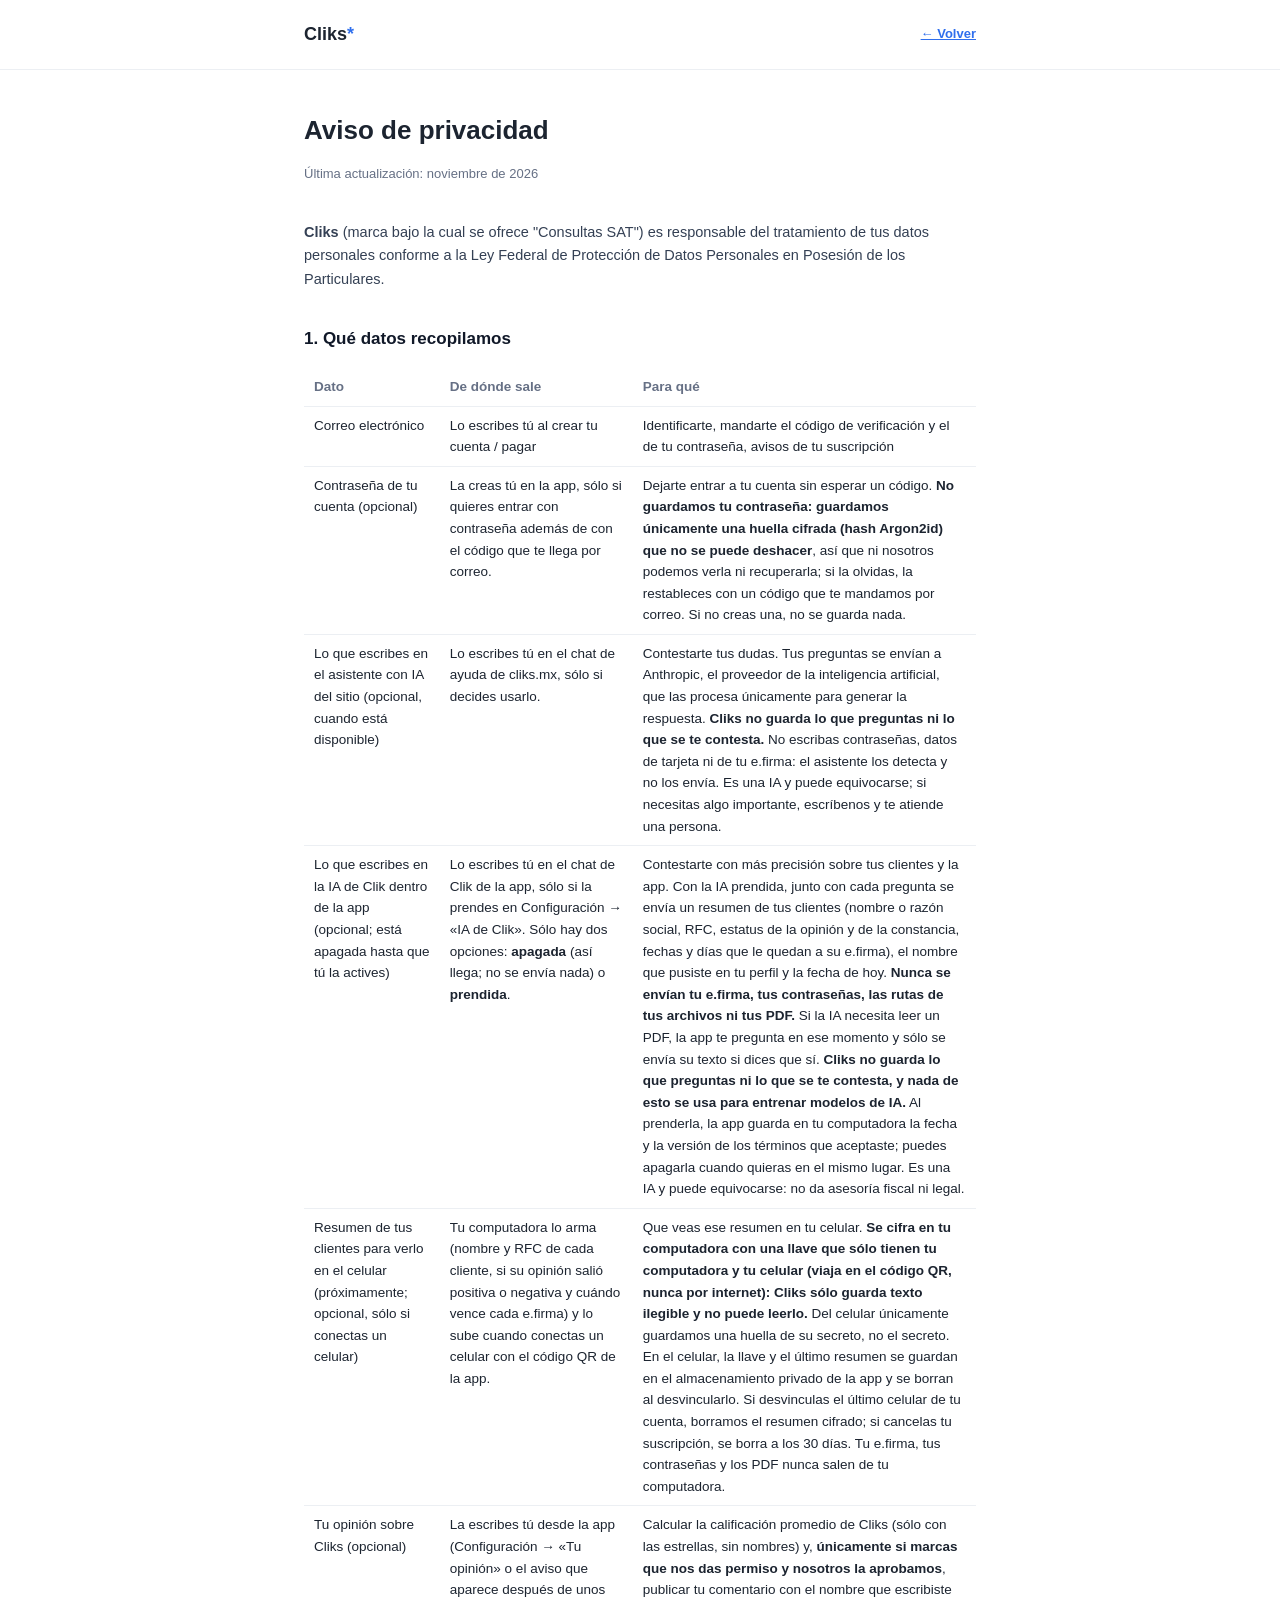
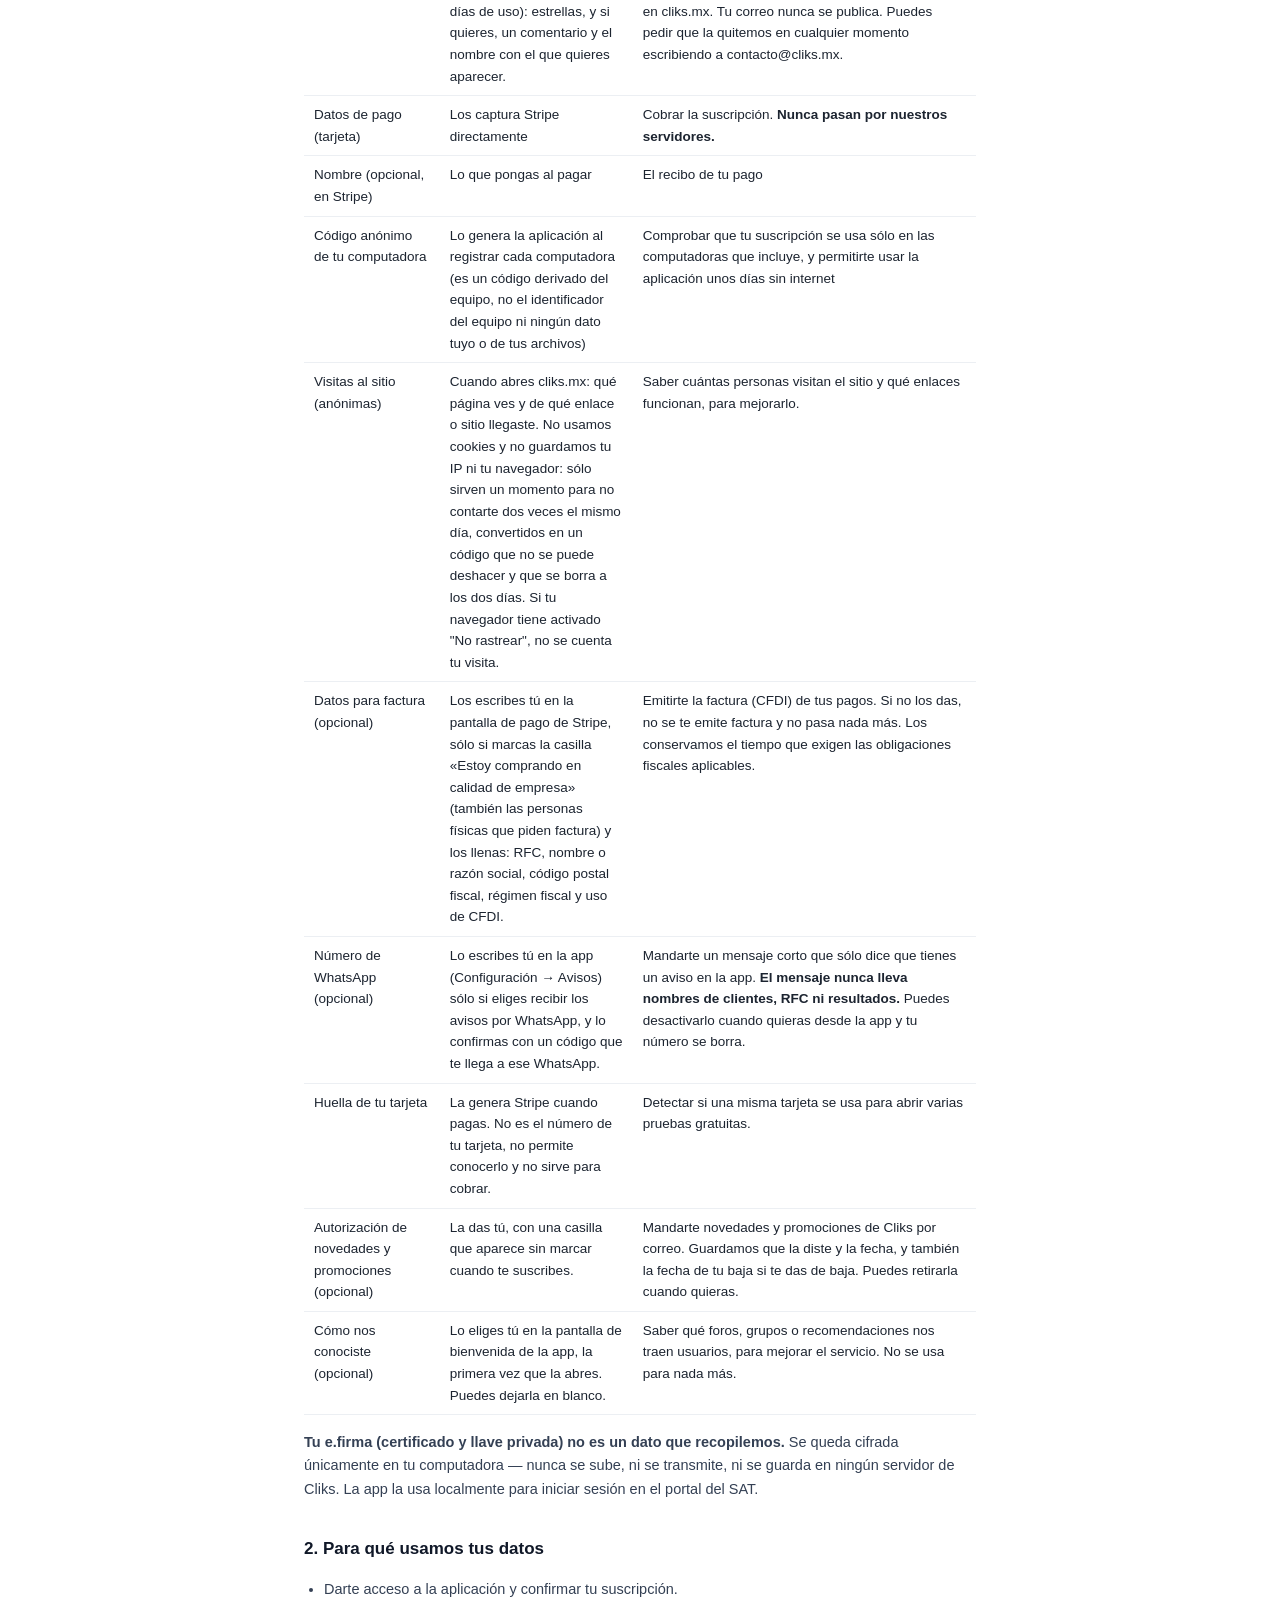
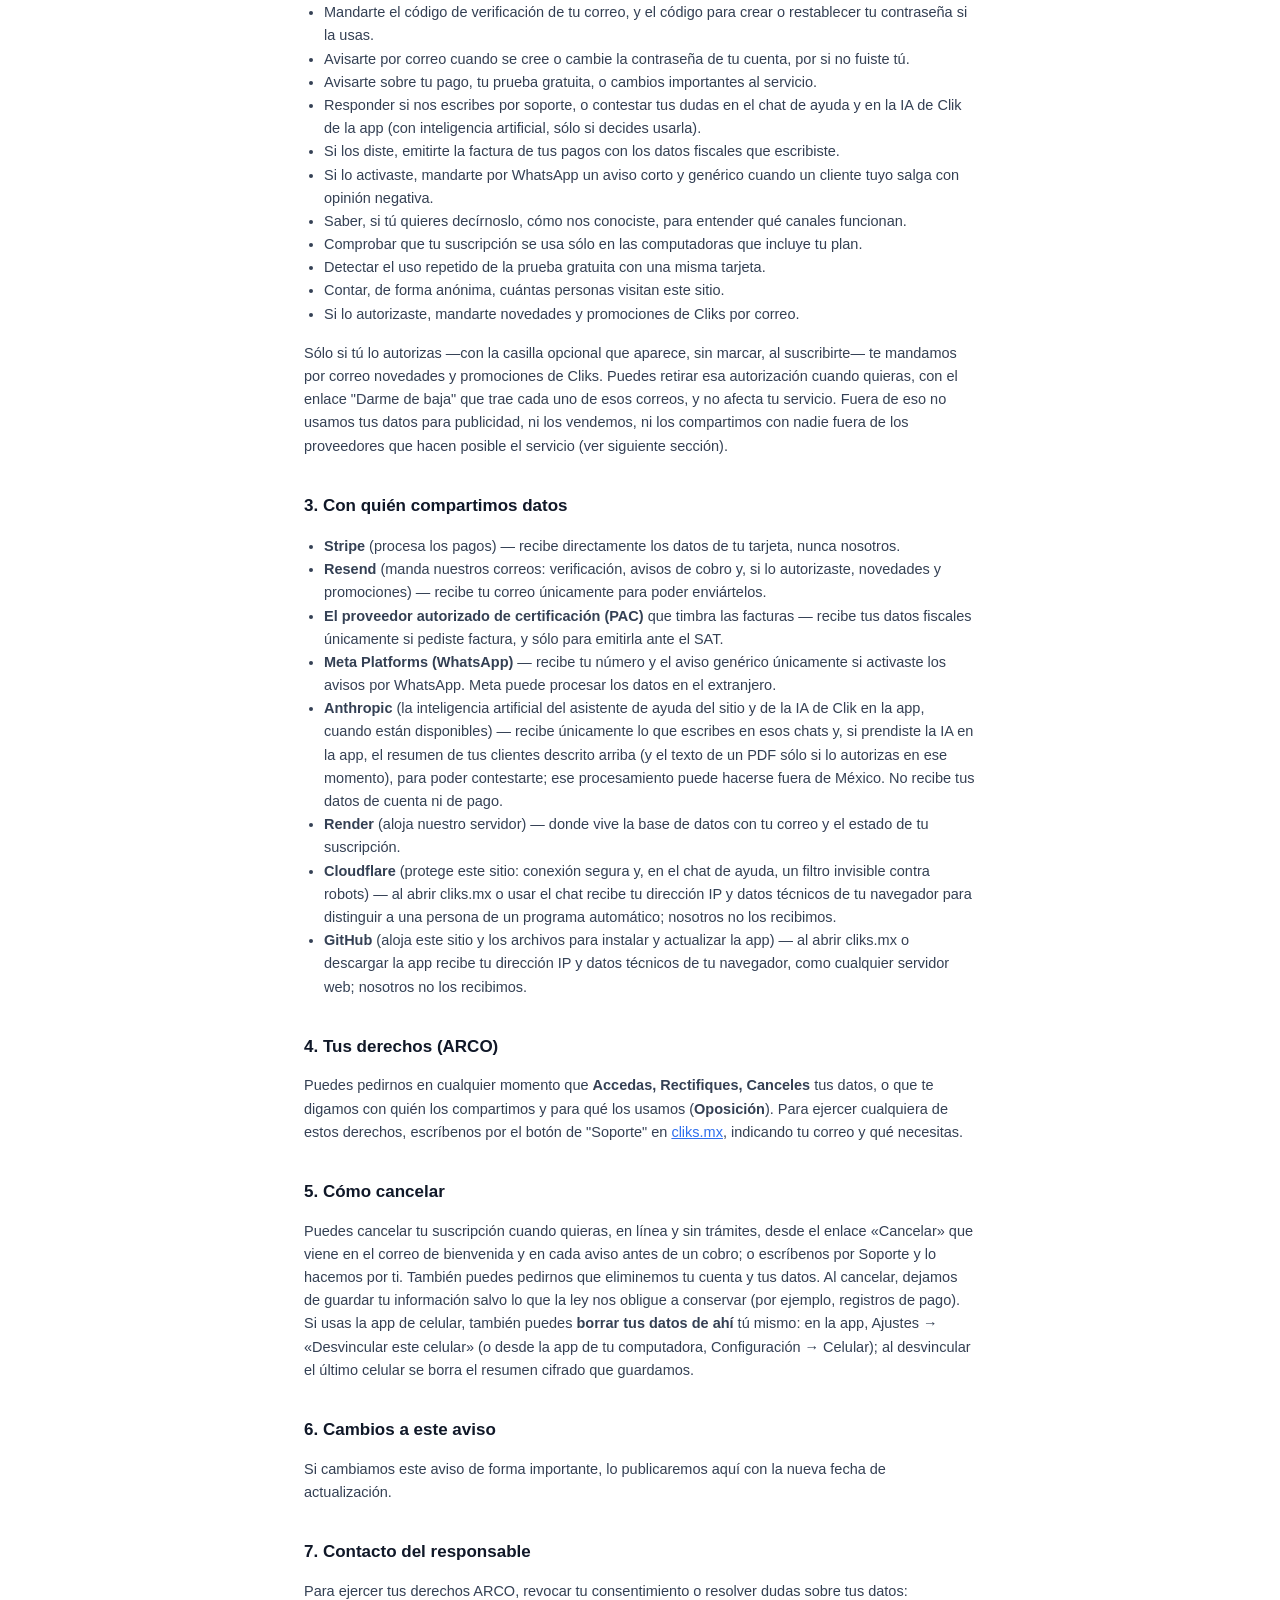
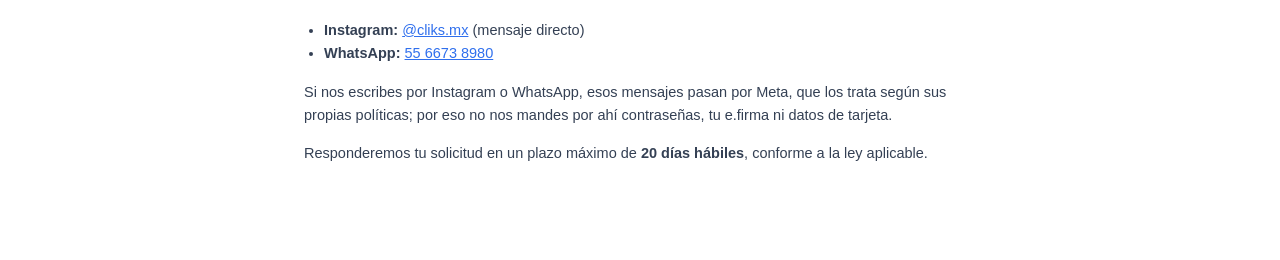
<file: privacidad.html>
<!doctype html>
<html lang="es">
<head>
<meta charset="utf-8">
<meta name="viewport" content="width=device-width, initial-scale=1">
<meta name="description" content="Cómo cuida Cliks tus datos: qué guarda, qué nunca sale de tu computadora y cómo pedir que se borren.">
<link rel="icon" type="image/png" href="imagenes/favicon.png">
<title>Cliks — Aviso de privacidad</title>
<style>
  * { box-sizing: border-box; }
  body {
    margin: 0;
    font-family: -apple-system, BlinkMacSystemFont, "Segoe UI", Arial, Helvetica, sans-serif;
    color: #1c2430;
    background: #ffffff;
    line-height: 1.6;
  }
  .contenedor { max-width: 720px; margin: 0 auto; padding: 0 24px 80px; }
  header { border-bottom: 1px solid #eceff3; margin-bottom: 40px; }
  header .contenedor { display: flex; align-items: center; justify-content: space-between; padding: 20px 24px; max-width: 720px; }
  a { color: #2f6fed; }
  h1 { font-size: 26px; font-weight: 800; margin: 0 0 8px; }
  .fecha { color: #667085; font-size: 13px; margin-bottom: 36px; }
  h2 { font-size: 17px; font-weight: 700; margin: 34px 0 10px; color: #101828; }
  p, li { font-size: 14.5px; color: #344054; }
  ul { padding-left: 20px; }
  table { width: 100%; border-collapse: collapse; margin: 16px 0; font-size: 13.5px; }
  th, td { text-align: left; padding: 8px 10px; border-bottom: 1px solid #eceff3; vertical-align: top; }
  th { color: #667085; font-weight: 600; }
</style>
</head>
<body>

<header>
  <div class="contenedor">
    <a href="index.html" style="font-weight:800; font-size:18px; color:#1c2430; text-decoration:none;">Cliks<span style="color:#2f6fed;">*</span></a>
    <a href="index.html" style="font-size:13px; font-weight:600;">← Volver</a>
  </div>
</header>

<div class="contenedor">
  <h1>Aviso de privacidad</h1>
  <p class="fecha">Última actualización: noviembre de 2026</p>

  <p><strong>Cliks</strong> (marca bajo la cual se ofrece "Consultas SAT") es responsable del tratamiento de tus datos personales conforme a la Ley Federal de Protección de Datos Personales en Posesión de los Particulares.</p>

  <h2>1. Qué datos recopilamos</h2>
  <table>
    <tr><th>Dato</th><th>De dónde sale</th><th>Para qué</th></tr>
    <tr><td>Correo electrónico</td><td>Lo escribes tú al crear tu cuenta / pagar</td><td>Identificarte, mandarte el código de verificación y el de tu contraseña, avisos de tu suscripción</td></tr>
    <tr><td>Contraseña de tu cuenta (opcional)</td><td>La creas tú en la app, sólo si quieres entrar con contraseña además de con el código que te llega por correo.</td><td>Dejarte entrar a tu cuenta sin esperar un código. <strong>No guardamos tu contraseña: guardamos únicamente una huella cifrada (hash Argon2id) que no se puede deshacer</strong>, así que ni nosotros podemos verla ni recuperarla; si la olvidas, la restableces con un código que te mandamos por correo. Si no creas una, no se guarda nada.</td></tr>
    <tr><td>Lo que escribes en el asistente con IA del sitio (opcional, cuando está disponible)</td><td>Lo escribes tú en el chat de ayuda de cliks.mx, sólo si decides usarlo.</td><td>Contestarte tus dudas. Tus preguntas se envían a Anthropic, el proveedor de la inteligencia artificial, que las procesa únicamente para generar la respuesta. <strong>Cliks no guarda lo que preguntas ni lo que se te contesta.</strong> No escribas contraseñas, datos de tarjeta ni de tu e.firma: el asistente los detecta y no los envía. Es una IA y puede equivocarse; si necesitas algo importante, escríbenos y te atiende una persona.</td></tr>
    <tr><td>Lo que escribes en la IA de Clik dentro de la app (opcional; está apagada hasta que tú la actives)</td><td>Lo escribes tú en el chat de Clik de la app, sólo si la prendes en Configuración → «IA de Clik». Sólo hay dos opciones: <strong>apagada</strong> (así llega; no se envía nada) o <strong>prendida</strong>.</td><td>Contestarte con más precisión sobre tus clientes y la app. Con la IA prendida, junto con cada pregunta se envía un resumen de tus clientes (nombre o razón social, RFC, estatus de la opinión y de la constancia, fechas y días que le quedan a su e.firma), el nombre que pusiste en tu perfil y la fecha de hoy. <strong>Nunca se envían tu e.firma, tus contraseñas, las rutas de tus archivos ni tus PDF.</strong> Si la IA necesita leer un PDF, la app te pregunta en ese momento y sólo se envía su texto si dices que sí. <strong>Cliks no guarda lo que preguntas ni lo que se te contesta, y nada de esto se usa para entrenar modelos de IA.</strong> Al prenderla, la app guarda en tu computadora la fecha y la versión de los términos que aceptaste; puedes apagarla cuando quieras en el mismo lugar. Es una IA y puede equivocarse: no da asesoría fiscal ni legal.</td></tr>
    <tr><td>Resumen de tus clientes para verlo en el celular (próximamente; opcional, sólo si conectas un celular)</td><td>Tu computadora lo arma (nombre y RFC de cada cliente, si su opinión salió positiva o negativa y cuándo vence cada e.firma) y lo sube cuando conectas un celular con el código QR de la app.</td><td>Que veas ese resumen en tu celular. <strong>Se cifra en tu computadora con una llave que sólo tienen tu computadora y tu celular (viaja en el código QR, nunca por internet): Cliks sólo guarda texto ilegible y no puede leerlo.</strong> Del celular únicamente guardamos una huella de su secreto, no el secreto. En el celular, la llave y el último resumen se guardan en el almacenamiento privado de la app y se borran al desvincularlo. Si desvinculas el último celular de tu cuenta, borramos el resumen cifrado; si cancelas tu suscripción, se borra a los 30 días. Tu e.firma, tus contraseñas y los PDF nunca salen de tu computadora.</td></tr>
    <tr><td>Tu opinión sobre Cliks (opcional)</td><td>La escribes tú desde la app (Configuración → «Tu opinión» o el aviso que aparece después de unos días de uso): estrellas, y si quieres, un comentario y el nombre con el que quieres aparecer.</td><td>Calcular la calificación promedio de Cliks (sólo con las estrellas, sin nombres) y, <strong>únicamente si marcas que nos das permiso y nosotros la aprobamos</strong>, publicar tu comentario con el nombre que escribiste en cliks.mx. Tu correo nunca se publica. Puedes pedir que la quitemos en cualquier momento escribiendo a contacto@cliks.mx.</td></tr>
    <tr><td>Datos de pago (tarjeta)</td><td>Los captura Stripe directamente</td><td>Cobrar la suscripción. <strong>Nunca pasan por nuestros servidores.</strong></td></tr>
    <tr><td>Nombre (opcional, en Stripe)</td><td>Lo que pongas al pagar</td><td>El recibo de tu pago</td></tr>
    <tr><td>Código anónimo de tu computadora</td><td>Lo genera la aplicación al registrar cada computadora (es un código derivado del equipo, no el identificador del equipo ni ningún dato tuyo o de tus archivos)</td><td>Comprobar que tu suscripción se usa sólo en las computadoras que incluye, y permitirte usar la aplicación unos días sin internet</td></tr>
    <tr><td>Visitas al sitio (anónimas)</td><td>Cuando abres cliks.mx: qué página ves y de qué enlace o sitio llegaste. No usamos cookies y no guardamos tu IP ni tu navegador: sólo sirven un momento para no contarte dos veces el mismo día, convertidos en un código que no se puede deshacer y que se borra a los dos días. Si tu navegador tiene activado "No rastrear", no se cuenta tu visita.</td><td>Saber cuántas personas visitan el sitio y qué enlaces funcionan, para mejorarlo.</td></tr>
    <tr><td>Datos para factura (opcional)</td><td>Los escribes tú en la pantalla de pago de Stripe, sólo si marcas la casilla «Estoy comprando en calidad de empresa» (también las personas físicas que piden factura) y los llenas: RFC, nombre o razón social, código postal fiscal, régimen fiscal y uso de CFDI.</td><td>Emitirte la factura (CFDI) de tus pagos. Si no los das, no se te emite factura y no pasa nada más. Los conservamos el tiempo que exigen las obligaciones fiscales aplicables.</td></tr>
    <tr><td>Número de WhatsApp (opcional)</td><td>Lo escribes tú en la app (Configuración → Avisos) sólo si eliges recibir los avisos por WhatsApp, y lo confirmas con un código que te llega a ese WhatsApp.</td><td>Mandarte un mensaje corto que sólo dice que tienes un aviso en la app. <strong>El mensaje nunca lleva nombres de clientes, RFC ni resultados.</strong> Puedes desactivarlo cuando quieras desde la app y tu número se borra.</td></tr>
    <tr><td>Huella de tu tarjeta</td><td>La genera Stripe cuando pagas. No es el número de tu tarjeta, no permite conocerlo y no sirve para cobrar.</td><td>Detectar si una misma tarjeta se usa para abrir varias pruebas gratuitas.</td></tr>
    <tr><td>Autorización de novedades y promociones (opcional)</td><td>La das tú, con una casilla que aparece sin marcar cuando te suscribes.</td><td>Mandarte novedades y promociones de Cliks por correo. Guardamos que la diste y la fecha, y también la fecha de tu baja si te das de baja. Puedes retirarla cuando quieras.</td></tr>
    <tr><td>Cómo nos conociste (opcional)</td><td>Lo eliges tú en la pantalla de bienvenida de la app, la primera vez que la abres. Puedes dejarla en blanco.</td><td>Saber qué foros, grupos o recomendaciones nos traen usuarios, para mejorar el servicio. No se usa para nada más.</td></tr>
  </table>

  <p><strong>Tu e.firma (certificado y llave privada) no es un dato que recopilemos.</strong> Se queda cifrada únicamente en tu computadora — nunca se sube, ni se transmite, ni se guarda en ningún servidor de Cliks. La app la usa localmente para iniciar sesión en el portal del SAT.</p>

  <h2>2. Para qué usamos tus datos</h2>
  <ul>
    <li>Darte acceso a la aplicación y confirmar tu suscripción.</li>
    <li>Mandarte el código de verificación de tu correo, y el código para crear o restablecer tu contraseña si la usas.</li>
    <li>Avisarte por correo cuando se cree o cambie la contraseña de tu cuenta, por si no fuiste tú.</li>
    <li>Avisarte sobre tu pago, tu prueba gratuita, o cambios importantes al servicio.</li>
    <li>Responder si nos escribes por soporte, o contestar tus dudas en el chat de ayuda y en la IA de Clik de la app (con inteligencia artificial, sólo si decides usarla).</li>
    <li>Si los diste, emitirte la factura de tus pagos con los datos fiscales que escribiste.</li>
    <li>Si lo activaste, mandarte por WhatsApp un aviso corto y genérico cuando un cliente tuyo salga con opinión negativa.</li>
    <li>Saber, si tú quieres decírnoslo, cómo nos conociste, para entender qué canales funcionan.</li>
    <li>Comprobar que tu suscripción se usa sólo en las computadoras que incluye tu plan.</li>
    <li>Detectar el uso repetido de la prueba gratuita con una misma tarjeta.</li>
    <li>Contar, de forma anónima, cuántas personas visitan este sitio.</li>
    <li>Si lo autorizaste, mandarte novedades y promociones de Cliks por correo.</li>
  </ul>
  <p>Sólo si tú lo autorizas —con la casilla opcional que aparece, sin marcar, al suscribirte— te mandamos por correo novedades y promociones de Cliks. Puedes retirar esa autorización cuando quieras, con el enlace "Darme de baja" que trae cada uno de esos correos, y no afecta tu servicio. Fuera de eso no usamos tus datos para publicidad, ni los vendemos, ni los compartimos con nadie fuera de los proveedores que hacen posible el servicio (ver siguiente sección).</p>

  <h2>3. Con quién compartimos datos</h2>
  <ul>
    <li><strong>Stripe</strong> (procesa los pagos) — recibe directamente los datos de tu tarjeta, nunca nosotros.</li>
    <li><strong>Resend</strong> (manda nuestros correos: verificación, avisos de cobro y, si lo autorizaste, novedades y promociones) — recibe tu correo únicamente para poder enviártelos.</li>
    <li><strong>El proveedor autorizado de certificación (PAC)</strong> que timbra las facturas — recibe tus datos fiscales únicamente si pediste factura, y sólo para emitirla ante el SAT.</li>
    <li><strong>Meta Platforms (WhatsApp)</strong> — recibe tu número y el aviso genérico únicamente si activaste los avisos por WhatsApp. Meta puede procesar los datos en el extranjero.</li>
    <li><strong>Anthropic</strong> (la inteligencia artificial del asistente de ayuda del sitio y de la IA de Clik en la app, cuando están disponibles) — recibe únicamente lo que escribes en esos chats y, si prendiste la IA en la app, el resumen de tus clientes descrito arriba (y el texto de un PDF sólo si lo autorizas en ese momento), para poder contestarte; ese procesamiento puede hacerse fuera de México. No recibe tus datos de cuenta ni de pago.</li>
    <li><strong>Render</strong> (aloja nuestro servidor) — donde vive la base de datos con tu correo y el estado de tu suscripción.</li>
    <li><strong>Cloudflare</strong> (protege este sitio: conexión segura y, en el chat de ayuda, un filtro invisible contra robots) — al abrir cliks.mx o usar el chat recibe tu dirección IP y datos técnicos de tu navegador para distinguir a una persona de un programa automático; nosotros no los recibimos.</li>
    <li><strong>GitHub</strong> (aloja este sitio y los archivos para instalar y actualizar la app) — al abrir cliks.mx o descargar la app recibe tu dirección IP y datos técnicos de tu navegador, como cualquier servidor web; nosotros no los recibimos.</li>
  </ul>

  <h2>4. Tus derechos (ARCO)</h2>
  <p>Puedes pedirnos en cualquier momento que <strong>Accedas, Rectifiques, Canceles</strong> tus datos, o que te digamos con quién los compartimos y para qué los usamos (<strong>Oposición</strong>). Para ejercer cualquiera de estos derechos, escríbenos por el botón de "Soporte" en <a href="index.html">cliks.mx</a>, indicando tu correo y qué necesitas.</p>

  <h2>5. Cómo cancelar</h2>
  <p>Puedes cancelar tu suscripción cuando quieras, en línea y sin trámites, desde el enlace «Cancelar» que viene en el correo de bienvenida y en cada aviso antes de un cobro; o escríbenos por Soporte y lo hacemos por ti. También puedes pedirnos que eliminemos tu cuenta y tus datos. Al cancelar, dejamos de guardar tu información salvo lo que la ley nos obligue a conservar (por ejemplo, registros de pago). Si usas la app de celular, también puedes <strong>borrar tus datos de ahí</strong> tú mismo: en la app, Ajustes → «Desvincular este celular» (o desde la app de tu computadora, Configuración → Celular); al desvincular el último celular se borra el resumen cifrado que guardamos.</p>

  <h2>6. Cambios a este aviso</h2>
  <p>Si cambiamos este aviso de forma importante, lo publicaremos aquí con la nueva fecha de actualización.</p>

  <h2>7. Contacto del responsable</h2>
  <p>Para ejercer tus derechos ARCO, revocar tu consentimiento o resolver dudas sobre tus datos:</p>
  <ul>
    <li><strong>Instagram:</strong> <a href="https://ig.me/m/cliks.mx" target="_blank" rel="noopener">@cliks.mx</a> (mensaje directo)</li>
    <li><strong>WhatsApp:</strong> <a href="https://wa.me/525566738980">55 6673 8980</a></li>
  </ul>
  <p>Si nos escribes por Instagram o WhatsApp, esos mensajes pasan por Meta, que los trata según sus propias políticas; por eso no nos mandes por ahí contraseñas, tu e.firma ni datos de tarjeta.</p>
  <p>Responderemos tu solicitud en un plazo máximo de <strong>20 días hábiles</strong>, conforme a la ley aplicable.</p>
</div>

<script src="visita.js" defer></script>
</body>
</html>
</file>
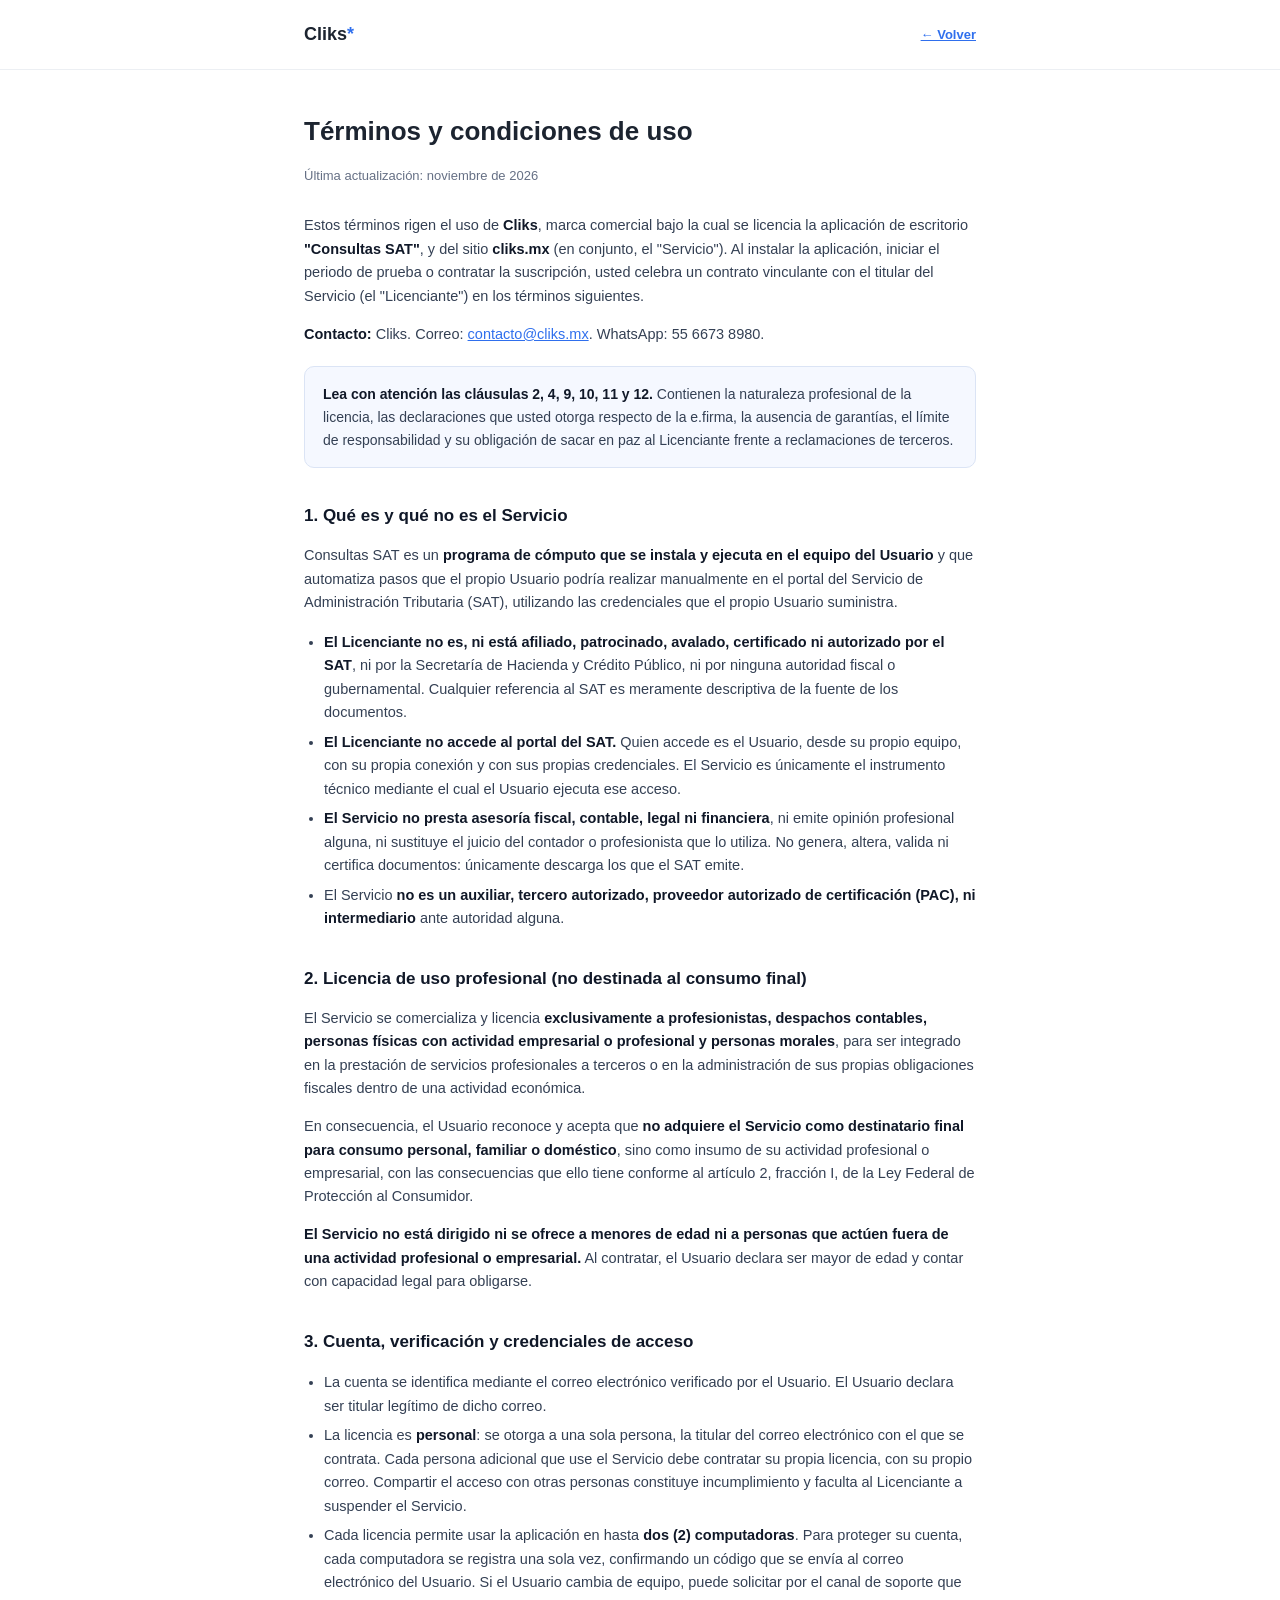
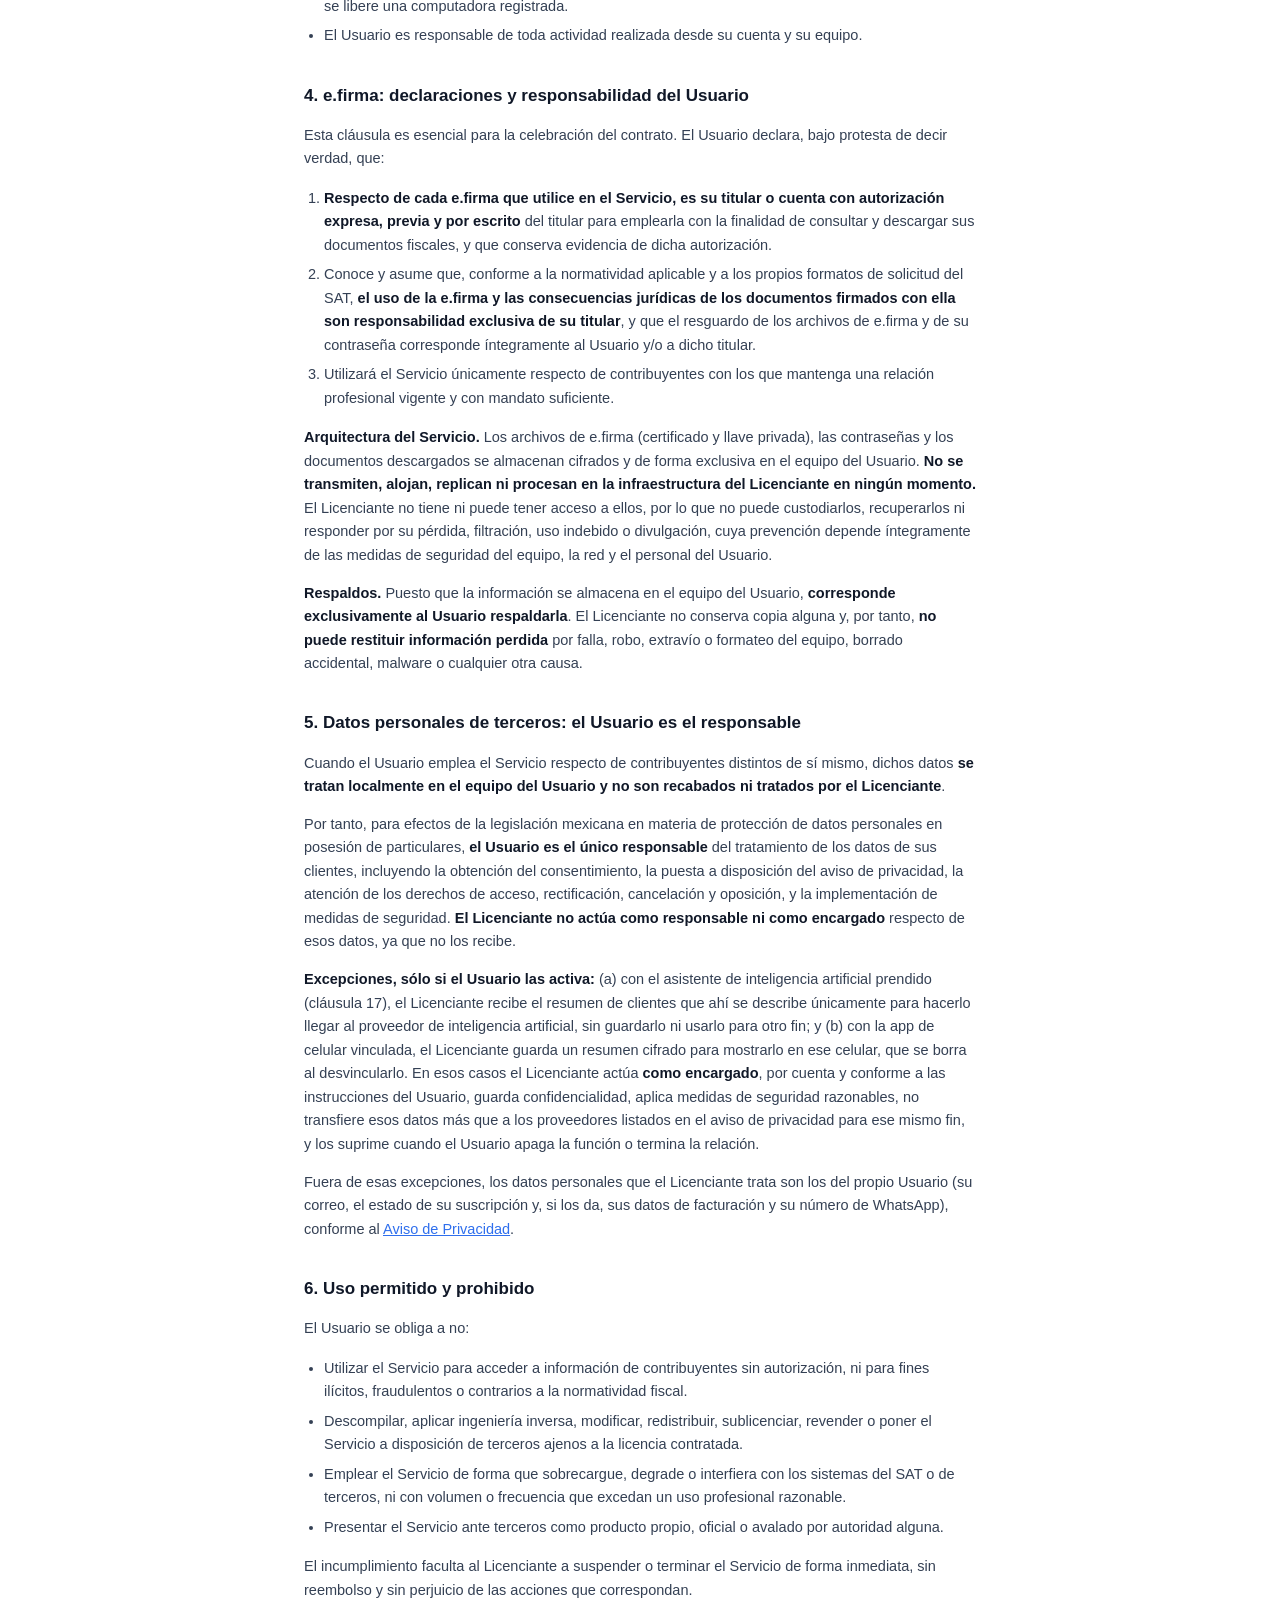
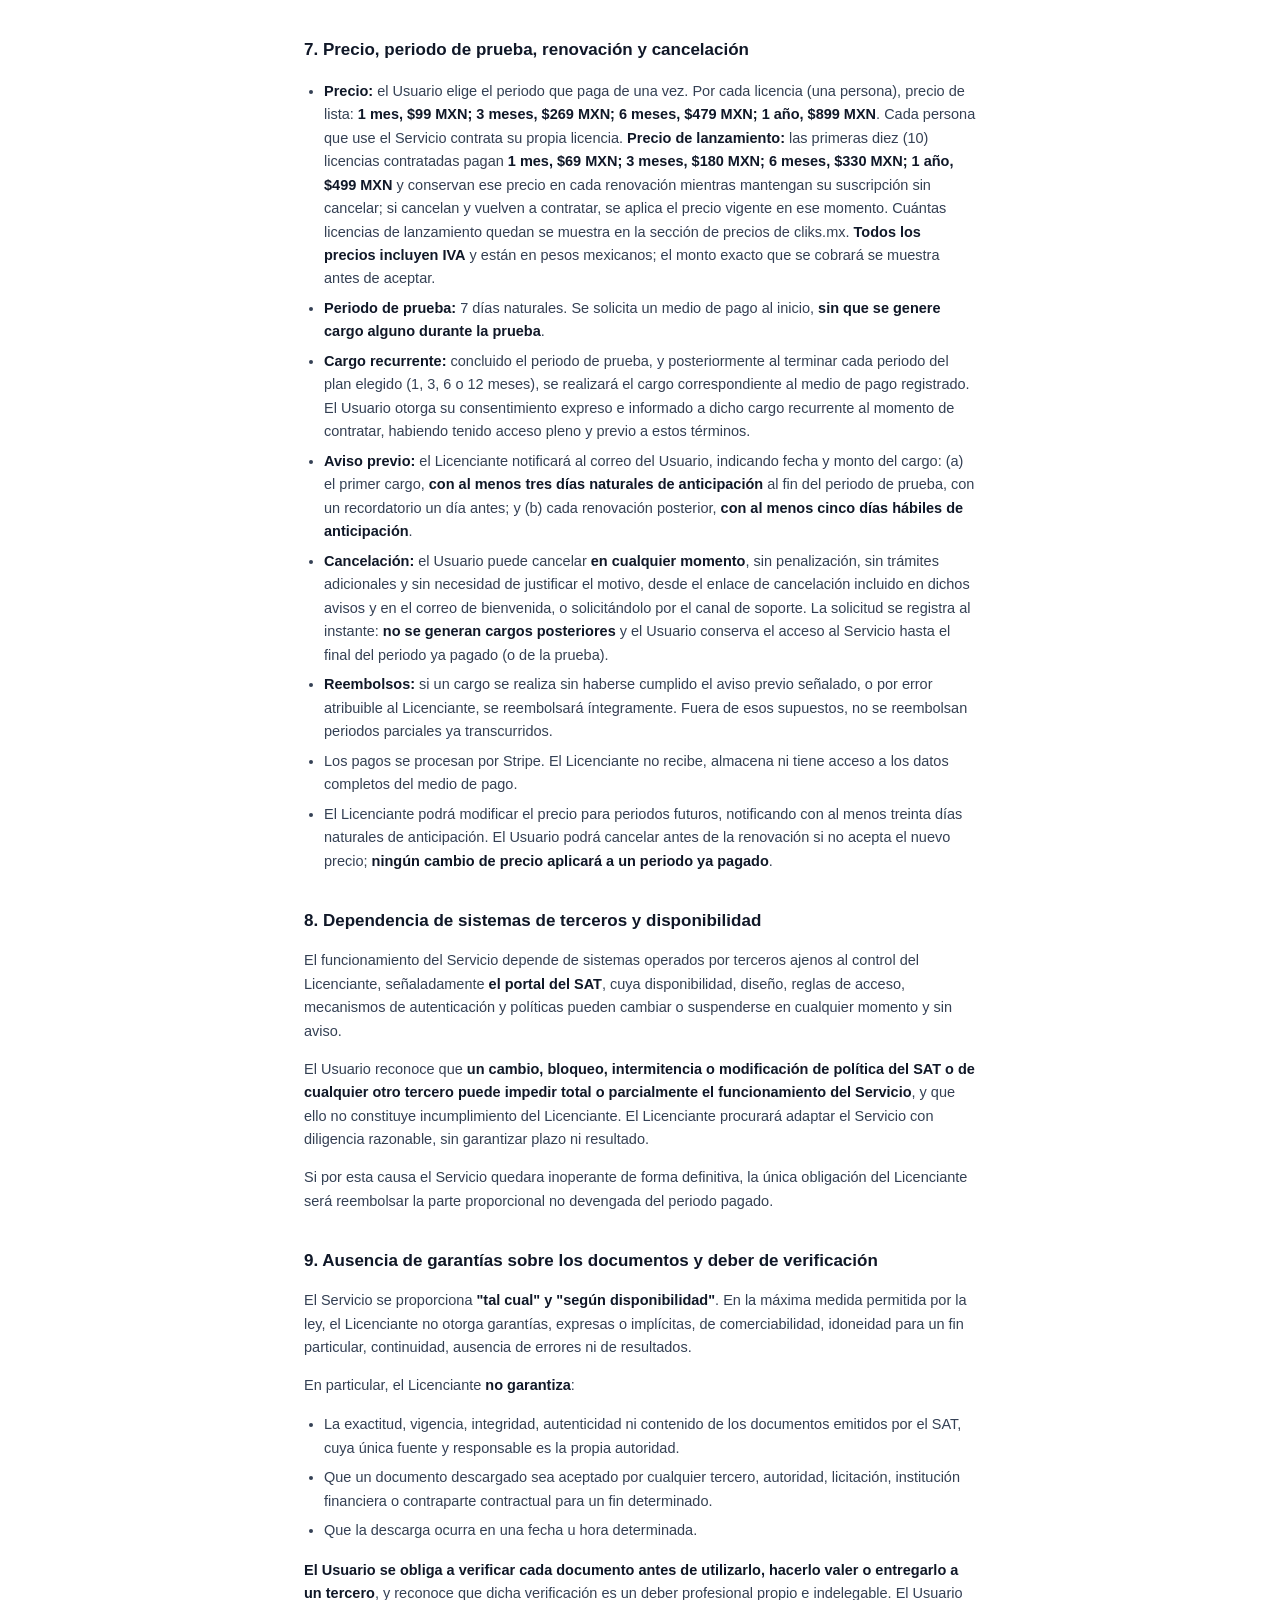
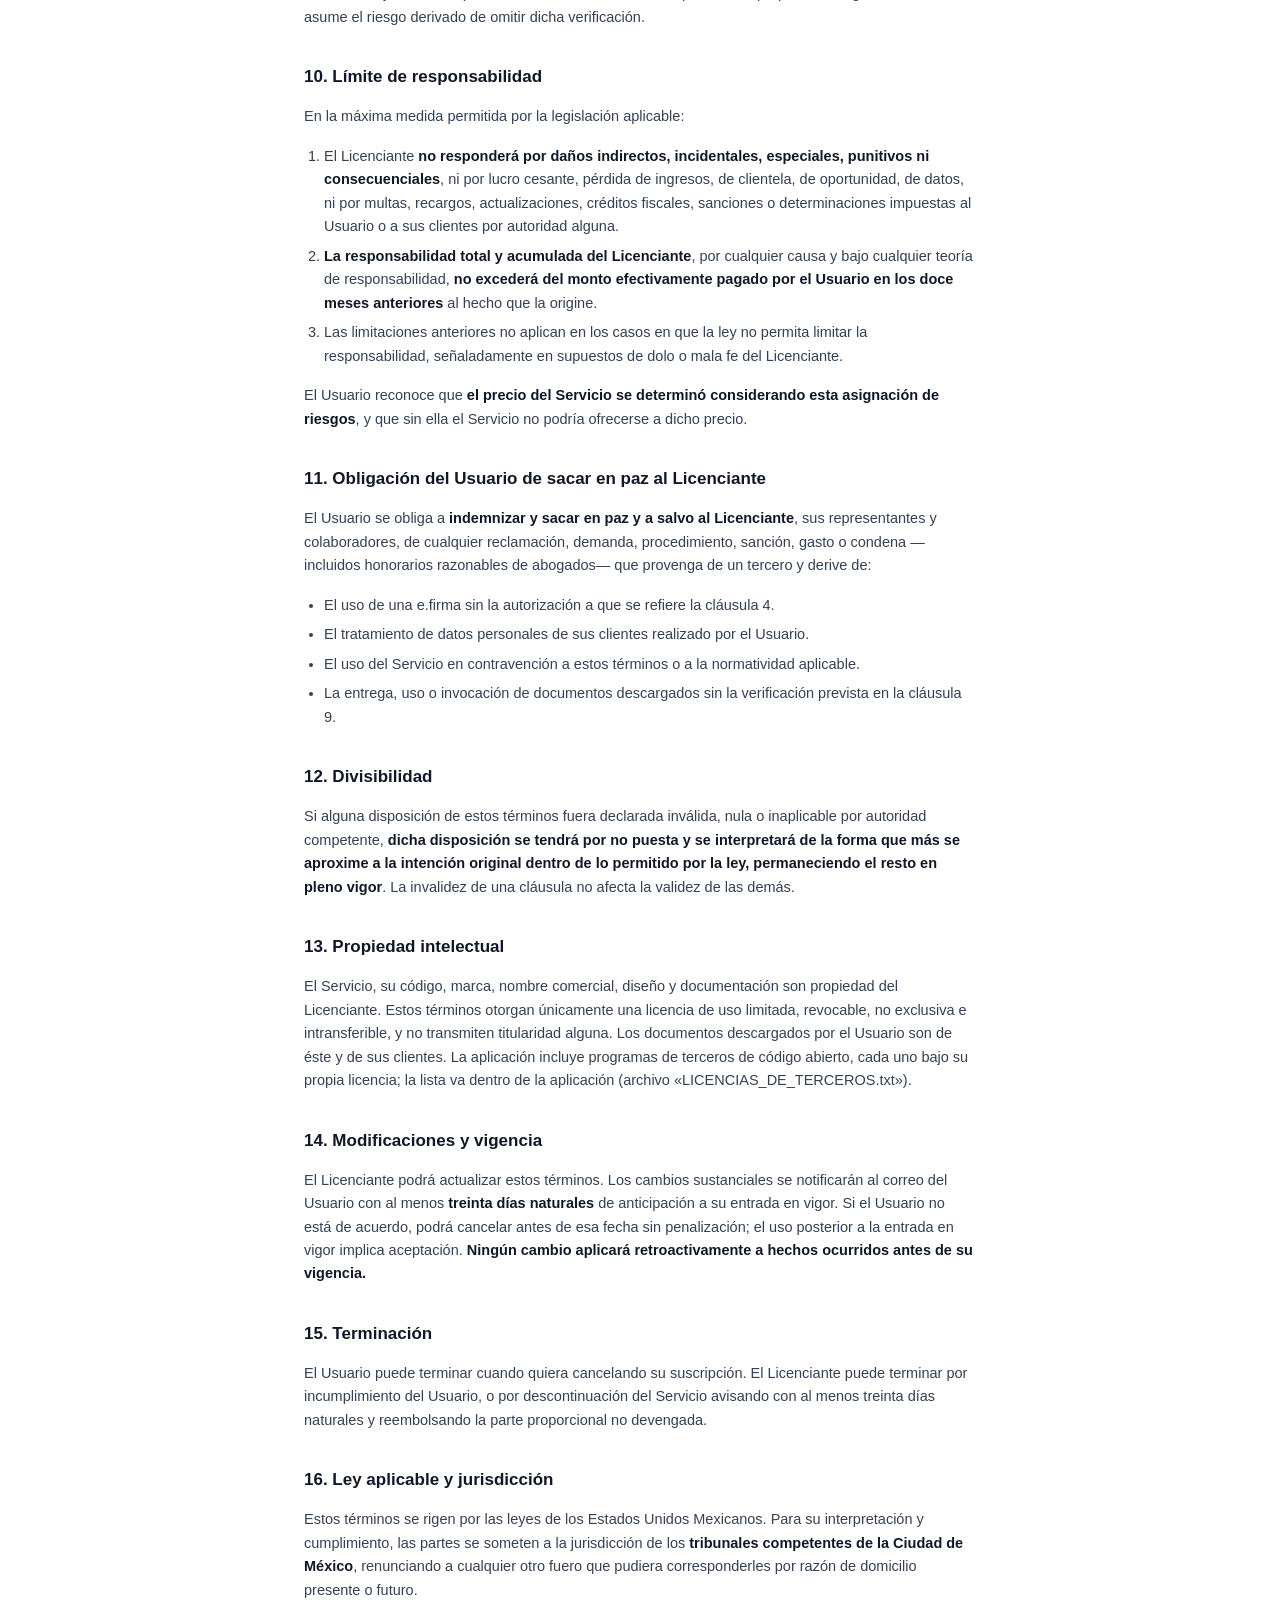
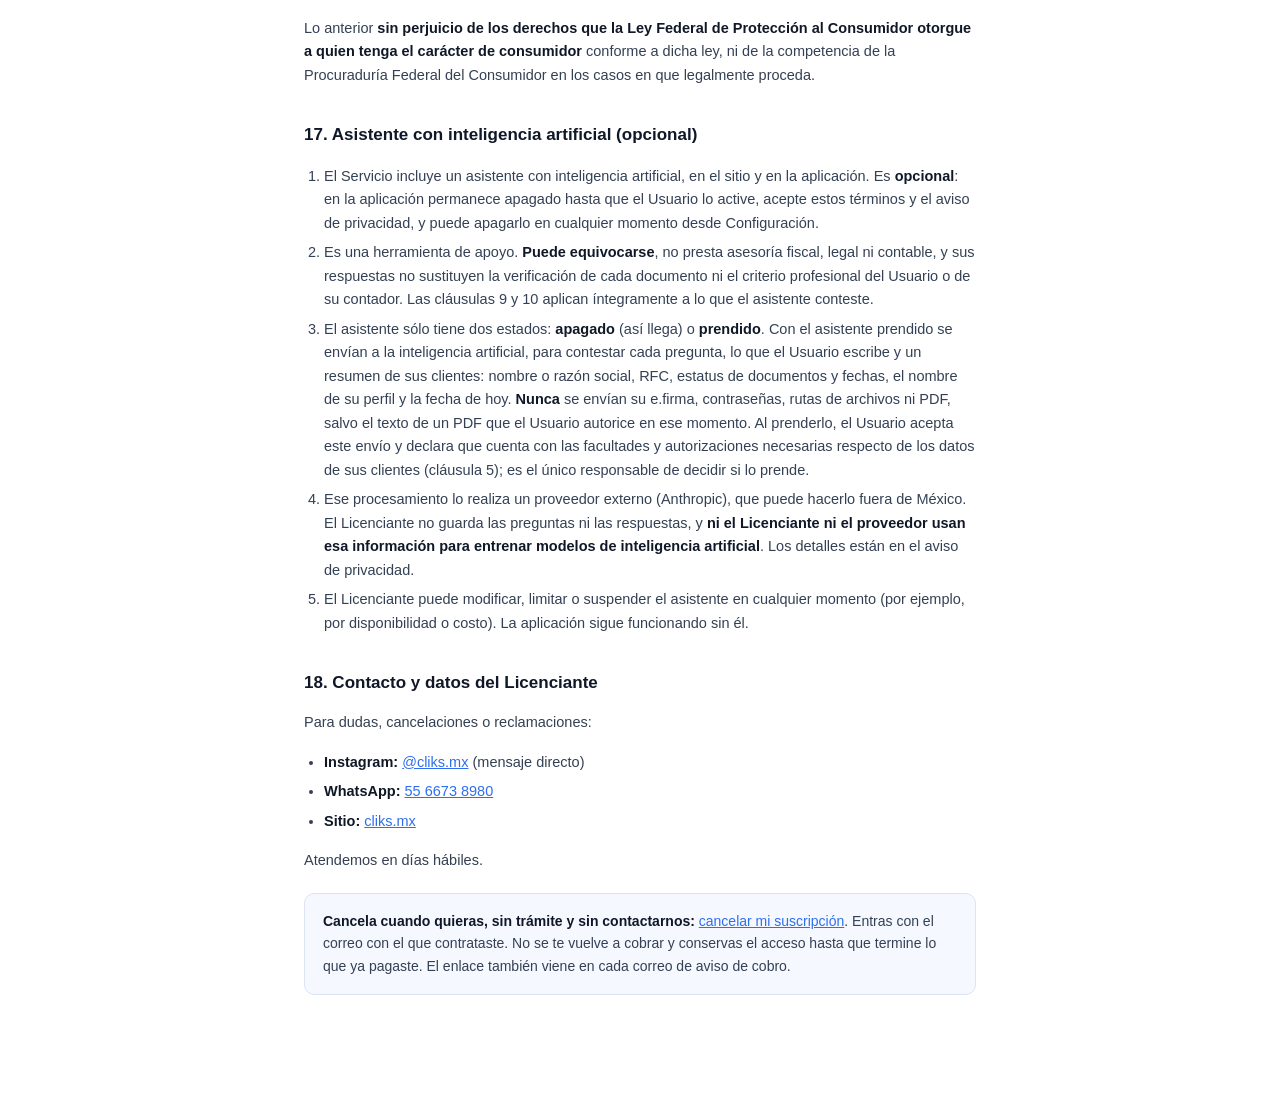
<file: terminos.html>
<!doctype html>
<html lang="es">
<head>
<meta charset="utf-8">
<meta name="viewport" content="width=device-width, initial-scale=1">
<meta name="description" content="Términos y condiciones de Cliks: planes, prueba gratis de 7 días, cobro, cancelación y lo que cubre cada licencia.">
<link rel="icon" type="image/png" href="imagenes/favicon.png">
<title>Cliks — Términos y condiciones</title>
<style>
  * { box-sizing: border-box; }
  body {
    margin: 0;
    font-family: -apple-system, BlinkMacSystemFont, "Segoe UI", Arial, Helvetica, sans-serif;
    color: #1c2430;
    background: #ffffff;
    line-height: 1.62;
  }
  .contenedor { max-width: 720px; margin: 0 auto; padding: 0 24px 80px; }
  header { border-bottom: 1px solid #eceff3; margin-bottom: 40px; }
  header .contenedor { display: flex; align-items: center; justify-content: space-between; padding: 20px 24px; max-width: 720px; }
  a { color: #2f6fed; }
  h1 { font-size: 26px; font-weight: 800; margin: 0 0 8px; }
  .fecha { color: #667085; font-size: 13px; margin-bottom: 28px; }
  h2 { font-size: 17px; font-weight: 700; margin: 34px 0 10px; color: #101828; }
  p, li { font-size: 14.5px; color: #344054; }
  ul, ol { padding-left: 20px; }
  li { margin-bottom: 6px; }
  .destacado {
    background: #f5f8ff; border: 1px solid #dbe4f5; border-radius: 10px;
    padding: 16px 18px; margin: 20px 0;
  }
  .destacado p { margin: 0; font-size: 14px; }
  strong { color: #101828; }
</style>
</head>
<body>

<header>
  <div class="contenedor">
    <a href="index.html" style="font-weight:800; font-size:18px; color:#1c2430; text-decoration:none;">Cliks<span style="color:#2f6fed;">*</span></a>
    <a href="index.html" style="font-size:13px; font-weight:600;">← Volver</a>
  </div>
</header>

<div class="contenedor">
  <h1>Términos y condiciones de uso</h1>
  <p class="fecha">Última actualización: noviembre de 2026</p>

  <p>Estos términos rigen el uso de <strong>Cliks</strong>, marca comercial bajo la cual se licencia la aplicación de escritorio <strong>"Consultas SAT"</strong>, y del sitio <strong>cliks.mx</strong> (en conjunto, el "Servicio"). Al instalar la aplicación, iniciar el periodo de prueba o contratar la suscripción, usted celebra un contrato vinculante con el titular del Servicio (el "Licenciante") en los términos siguientes.</p>
  <p><strong>Contacto:</strong> Cliks. Correo: <a href="mailto:contacto@cliks.mx">contacto@cliks.mx</a>. WhatsApp: 55 6673 8980.</p>

  <div class="destacado">
    <p><strong>Lea con atención las cláusulas 2, 4, 9, 10, 11 y 12.</strong> Contienen la naturaleza profesional de la licencia, las declaraciones que usted otorga respecto de la e.firma, la ausencia de garantías, el límite de responsabilidad y su obligación de sacar en paz al Licenciante frente a reclamaciones de terceros.</p>
  </div>

  <h2>1. Qué es y qué no es el Servicio</h2>
  <p>Consultas SAT es un <strong>programa de cómputo que se instala y ejecuta en el equipo del Usuario</strong> y que automatiza pasos que el propio Usuario podría realizar manualmente en el portal del Servicio de Administración Tributaria (SAT), utilizando las credenciales que el propio Usuario suministra.</p>
  <ul>
    <li><strong>El Licenciante no es, ni está afiliado, patrocinado, avalado, certificado ni autorizado por el SAT</strong>, ni por la Secretaría de Hacienda y Crédito Público, ni por ninguna autoridad fiscal o gubernamental. Cualquier referencia al SAT es meramente descriptiva de la fuente de los documentos.</li>
    <li><strong>El Licenciante no accede al portal del SAT.</strong> Quien accede es el Usuario, desde su propio equipo, con su propia conexión y con sus propias credenciales. El Servicio es únicamente el instrumento técnico mediante el cual el Usuario ejecuta ese acceso.</li>
    <li><strong>El Servicio no presta asesoría fiscal, contable, legal ni financiera</strong>, ni emite opinión profesional alguna, ni sustituye el juicio del contador o profesionista que lo utiliza. No genera, altera, valida ni certifica documentos: únicamente descarga los que el SAT emite.</li>
    <li>El Servicio <strong>no es un auxiliar, tercero autorizado, proveedor autorizado de certificación (PAC), ni intermediario</strong> ante autoridad alguna.</li>
  </ul>

  <h2>2. Licencia de uso profesional (no destinada al consumo final)</h2>
  <p>El Servicio se comercializa y licencia <strong>exclusivamente a profesionistas, despachos contables, personas físicas con actividad empresarial o profesional y personas morales</strong>, para ser integrado en la prestación de servicios profesionales a terceros o en la administración de sus propias obligaciones fiscales dentro de una actividad económica.</p>
  <p>En consecuencia, el Usuario reconoce y acepta que <strong>no adquiere el Servicio como destinatario final para consumo personal, familiar o doméstico</strong>, sino como insumo de su actividad profesional o empresarial, con las consecuencias que ello tiene conforme al artículo 2, fracción I, de la Ley Federal de Protección al Consumidor.</p>
  <p><strong>El Servicio no está dirigido ni se ofrece a menores de edad ni a personas que actúen fuera de una actividad profesional o empresarial.</strong> Al contratar, el Usuario declara ser mayor de edad y contar con capacidad legal para obligarse.</p>

  <h2>3. Cuenta, verificación y credenciales de acceso</h2>
  <ul>
    <li>La cuenta se identifica mediante el correo electrónico verificado por el Usuario. El Usuario declara ser titular legítimo de dicho correo.</li>
    <li>La licencia es <strong>personal</strong>: se otorga a una sola persona, la titular del correo electrónico con el que se contrata. Cada persona adicional que use el Servicio debe contratar su propia licencia, con su propio correo. Compartir el acceso con otras personas constituye incumplimiento y faculta al Licenciante a suspender el Servicio.</li>
    <li>Cada licencia permite usar la aplicación en hasta <strong>dos (2) computadoras</strong>. Para proteger su cuenta, cada computadora se registra una sola vez, confirmando un código que se envía al correo electrónico del Usuario. Si el Usuario cambia de equipo, puede solicitar por el canal de soporte que se libere una computadora registrada.</li>
    <li>El Usuario es responsable de toda actividad realizada desde su cuenta y su equipo.</li>
  </ul>

  <h2>4. e.firma: declaraciones y responsabilidad del Usuario</h2>
  <p>Esta cláusula es esencial para la celebración del contrato. El Usuario declara, bajo protesta de decir verdad, que:</p>
  <ol>
    <li><strong>Respecto de cada e.firma que utilice en el Servicio, es su titular o cuenta con autorización expresa, previa y por escrito</strong> del titular para emplearla con la finalidad de consultar y descargar sus documentos fiscales, y que conserva evidencia de dicha autorización.</li>
    <li>Conoce y asume que, conforme a la normatividad aplicable y a los propios formatos de solicitud del SAT, <strong>el uso de la e.firma y las consecuencias jurídicas de los documentos firmados con ella son responsabilidad exclusiva de su titular</strong>, y que el resguardo de los archivos de e.firma y de su contraseña corresponde íntegramente al Usuario y/o a dicho titular.</li>
    <li>Utilizará el Servicio únicamente respecto de contribuyentes con los que mantenga una relación profesional vigente y con mandato suficiente.</li>
  </ol>
  <p><strong>Arquitectura del Servicio.</strong> Los archivos de e.firma (certificado y llave privada), las contraseñas y los documentos descargados se almacenan cifrados y de forma exclusiva en el equipo del Usuario. <strong>No se transmiten, alojan, replican ni procesan en la infraestructura del Licenciante en ningún momento.</strong> El Licenciante no tiene ni puede tener acceso a ellos, por lo que no puede custodiarlos, recuperarlos ni responder por su pérdida, filtración, uso indebido o divulgación, cuya prevención depende íntegramente de las medidas de seguridad del equipo, la red y el personal del Usuario.</p>

  <p><strong>Respaldos.</strong> Puesto que la información se almacena en el equipo del Usuario, <strong>corresponde exclusivamente al Usuario respaldarla</strong>. El Licenciante no conserva copia alguna y, por tanto, <strong>no puede restituir información perdida</strong> por falla, robo, extravío o formateo del equipo, borrado accidental, malware o cualquier otra causa.</p>

  <h2>5. Datos personales de terceros: el Usuario es el responsable</h2>
  <p>Cuando el Usuario emplea el Servicio respecto de contribuyentes distintos de sí mismo, dichos datos <strong>se tratan localmente en el equipo del Usuario y no son recabados ni tratados por el Licenciante</strong>.</p>
  <p>Por tanto, para efectos de la legislación mexicana en materia de protección de datos personales en posesión de particulares, <strong>el Usuario es el único responsable</strong> del tratamiento de los datos de sus clientes, incluyendo la obtención del consentimiento, la puesta a disposición del aviso de privacidad, la atención de los derechos de acceso, rectificación, cancelación y oposición, y la implementación de medidas de seguridad. <strong>El Licenciante no actúa como responsable ni como encargado</strong> respecto de esos datos, ya que no los recibe.</p>
  <p><strong>Excepciones, sólo si el Usuario las activa:</strong> (a) con el asistente de inteligencia artificial prendido (cláusula 17), el Licenciante recibe el resumen de clientes que ahí se describe únicamente para hacerlo llegar al proveedor de inteligencia artificial, sin guardarlo ni usarlo para otro fin; y (b) con la app de celular vinculada, el Licenciante guarda un resumen cifrado para mostrarlo en ese celular, que se borra al desvincularlo. En esos casos el Licenciante actúa <strong>como encargado</strong>, por cuenta y conforme a las instrucciones del Usuario, guarda confidencialidad, aplica medidas de seguridad razonables, no transfiere esos datos más que a los proveedores listados en el aviso de privacidad para ese mismo fin, y los suprime cuando el Usuario apaga la función o termina la relación.</p>
  <p>Fuera de esas excepciones, los datos personales que el Licenciante trata son los del propio Usuario (su correo, el estado de su suscripción y, si los da, sus datos de facturación y su número de WhatsApp), conforme al <a href="privacidad.html">Aviso de Privacidad</a>.</p>

  <h2>6. Uso permitido y prohibido</h2>
  <p>El Usuario se obliga a no:</p>
  <ul>
    <li>Utilizar el Servicio para acceder a información de contribuyentes sin autorización, ni para fines ilícitos, fraudulentos o contrarios a la normatividad fiscal.</li>
    <li>Descompilar, aplicar ingeniería inversa, modificar, redistribuir, sublicenciar, revender o poner el Servicio a disposición de terceros ajenos a la licencia contratada.</li>
    <li>Emplear el Servicio de forma que sobrecargue, degrade o interfiera con los sistemas del SAT o de terceros, ni con volumen o frecuencia que excedan un uso profesional razonable.</li>
    <li>Presentar el Servicio ante terceros como producto propio, oficial o avalado por autoridad alguna.</li>
  </ul>
  <p>El incumplimiento faculta al Licenciante a suspender o terminar el Servicio de forma inmediata, sin reembolso y sin perjuicio de las acciones que correspondan.</p>

  <h2>7. Precio, periodo de prueba, renovación y cancelación</h2>
  <ul>
    <li><strong>Precio:</strong> el Usuario elige el periodo que paga de una vez. Por cada licencia (una persona), precio de lista: <strong>1 mes, $99 MXN; 3 meses, $269 MXN; 6 meses, $479 MXN; 1 año, $899 MXN</strong>. Cada persona que use el Servicio contrata su propia licencia. <strong>Precio de lanzamiento:</strong> las primeras diez (10) licencias contratadas pagan <strong>1 mes, $69 MXN; 3 meses, $180 MXN; 6 meses, $330 MXN; 1 año, $499 MXN</strong> y conservan ese precio en cada renovación mientras mantengan su suscripción sin cancelar; si cancelan y vuelven a contratar, se aplica el precio vigente en ese momento. Cuántas licencias de lanzamiento quedan se muestra en la sección de precios de cliks.mx. <strong>Todos los precios incluyen IVA</strong> y están en pesos mexicanos; el monto exacto que se cobrará se muestra antes de aceptar.</li>
    <li><strong>Periodo de prueba:</strong> 7 días naturales. Se solicita un medio de pago al inicio, <strong>sin que se genere cargo alguno durante la prueba</strong>.</li>
    <li><strong>Cargo recurrente:</strong> concluido el periodo de prueba, y posteriormente al terminar cada periodo del plan elegido (1, 3, 6 o 12 meses), se realizará el cargo correspondiente al medio de pago registrado. El Usuario otorga su consentimiento expreso e informado a dicho cargo recurrente al momento de contratar, habiendo tenido acceso pleno y previo a estos términos.</li>
    <li><strong>Aviso previo:</strong> el Licenciante notificará al correo del Usuario, indicando fecha y monto del cargo: (a) el primer cargo, <strong>con al menos tres días naturales de anticipación</strong> al fin del periodo de prueba, con un recordatorio un día antes; y (b) cada renovación posterior, <strong>con al menos cinco días hábiles de anticipación</strong>.</li>
    <li><strong>Cancelación:</strong> el Usuario puede cancelar <strong>en cualquier momento</strong>, sin penalización, sin trámites adicionales y sin necesidad de justificar el motivo, desde el enlace de cancelación incluido en dichos avisos y en el correo de bienvenida, o solicitándolo por el canal de soporte. La solicitud se registra al instante: <strong>no se generan cargos posteriores</strong> y el Usuario conserva el acceso al Servicio hasta el final del periodo ya pagado (o de la prueba).</li>
    <li><strong>Reembolsos:</strong> si un cargo se realiza sin haberse cumplido el aviso previo señalado, o por error atribuible al Licenciante, se reembolsará íntegramente. Fuera de esos supuestos, no se reembolsan periodos parciales ya transcurridos.</li>
    <li>Los pagos se procesan por Stripe. El Licenciante no recibe, almacena ni tiene acceso a los datos completos del medio de pago.</li>
    <li>El Licenciante podrá modificar el precio para periodos futuros, notificando con al menos treinta días naturales de anticipación. El Usuario podrá cancelar antes de la renovación si no acepta el nuevo precio; <strong>ningún cambio de precio aplicará a un periodo ya pagado</strong>.</li>
  </ul>

  <h2>8. Dependencia de sistemas de terceros y disponibilidad</h2>
  <p>El funcionamiento del Servicio depende de sistemas operados por terceros ajenos al control del Licenciante, señaladamente <strong>el portal del SAT</strong>, cuya disponibilidad, diseño, reglas de acceso, mecanismos de autenticación y políticas pueden cambiar o suspenderse en cualquier momento y sin aviso.</p>
  <p>El Usuario reconoce que <strong>un cambio, bloqueo, intermitencia o modificación de política del SAT o de cualquier otro tercero puede impedir total o parcialmente el funcionamiento del Servicio</strong>, y que ello no constituye incumplimiento del Licenciante. El Licenciante procurará adaptar el Servicio con diligencia razonable, sin garantizar plazo ni resultado.</p>
  <p>Si por esta causa el Servicio quedara inoperante de forma definitiva, la única obligación del Licenciante será reembolsar la parte proporcional no devengada del periodo pagado.</p>

  <h2>9. Ausencia de garantías sobre los documentos y deber de verificación</h2>
  <p>El Servicio se proporciona <strong>"tal cual" y "según disponibilidad"</strong>. En la máxima medida permitida por la ley, el Licenciante no otorga garantías, expresas o implícitas, de comerciabilidad, idoneidad para un fin particular, continuidad, ausencia de errores ni de resultados.</p>
  <p>En particular, el Licenciante <strong>no garantiza</strong>:</p>
  <ul>
    <li>La exactitud, vigencia, integridad, autenticidad ni contenido de los documentos emitidos por el SAT, cuya única fuente y responsable es la propia autoridad.</li>
    <li>Que un documento descargado sea aceptado por cualquier tercero, autoridad, licitación, institución financiera o contraparte contractual para un fin determinado.</li>
    <li>Que la descarga ocurra en una fecha u hora determinada.</li>
  </ul>
  <p><strong>El Usuario se obliga a verificar cada documento antes de utilizarlo, hacerlo valer o entregarlo a un tercero</strong>, y reconoce que dicha verificación es un deber profesional propio e indelegable. El Usuario asume el riesgo derivado de omitir dicha verificación.</p>

  <h2>10. Límite de responsabilidad</h2>
  <p>En la máxima medida permitida por la legislación aplicable:</p>
  <ol>
    <li>El Licenciante <strong>no responderá por daños indirectos, incidentales, especiales, punitivos ni consecuenciales</strong>, ni por lucro cesante, pérdida de ingresos, de clientela, de oportunidad, de datos, ni por multas, recargos, actualizaciones, créditos fiscales, sanciones o determinaciones impuestas al Usuario o a sus clientes por autoridad alguna.</li>
    <li><strong>La responsabilidad total y acumulada del Licenciante</strong>, por cualquier causa y bajo cualquier teoría de responsabilidad, <strong>no excederá del monto efectivamente pagado por el Usuario en los doce meses anteriores</strong> al hecho que la origine.</li>
    <li>Las limitaciones anteriores no aplican en los casos en que la ley no permita limitar la responsabilidad, señaladamente en supuestos de dolo o mala fe del Licenciante.</li>
  </ol>
  <p>El Usuario reconoce que <strong>el precio del Servicio se determinó considerando esta asignación de riesgos</strong>, y que sin ella el Servicio no podría ofrecerse a dicho precio.</p>

  <h2>11. Obligación del Usuario de sacar en paz al Licenciante</h2>
  <p>El Usuario se obliga a <strong>indemnizar y sacar en paz y a salvo al Licenciante</strong>, sus representantes y colaboradores, de cualquier reclamación, demanda, procedimiento, sanción, gasto o condena —incluidos honorarios razonables de abogados— que provenga de un tercero y derive de:</p>
  <ul>
    <li>El uso de una e.firma sin la autorización a que se refiere la cláusula 4.</li>
    <li>El tratamiento de datos personales de sus clientes realizado por el Usuario.</li>
    <li>El uso del Servicio en contravención a estos términos o a la normatividad aplicable.</li>
    <li>La entrega, uso o invocación de documentos descargados sin la verificación prevista en la cláusula 9.</li>
  </ul>

  <h2>12. Divisibilidad</h2>
  <p>Si alguna disposición de estos términos fuera declarada inválida, nula o inaplicable por autoridad competente, <strong>dicha disposición se tendrá por no puesta y se interpretará de la forma que más se aproxime a la intención original dentro de lo permitido por la ley, permaneciendo el resto en pleno vigor</strong>. La invalidez de una cláusula no afecta la validez de las demás.</p>

  <h2>13. Propiedad intelectual</h2>
  <p>El Servicio, su código, marca, nombre comercial, diseño y documentación son propiedad del Licenciante. Estos términos otorgan únicamente una licencia de uso limitada, revocable, no exclusiva e intransferible, y no transmiten titularidad alguna. Los documentos descargados por el Usuario son de éste y de sus clientes. La aplicación incluye programas de terceros de código abierto, cada uno bajo su propia licencia; la lista va dentro de la aplicación (archivo «LICENCIAS_DE_TERCEROS.txt»).</p>

  <h2>14. Modificaciones y vigencia</h2>
  <p>El Licenciante podrá actualizar estos términos. Los cambios sustanciales se notificarán al correo del Usuario con al menos <strong>treinta días naturales</strong> de anticipación a su entrada en vigor. Si el Usuario no está de acuerdo, podrá cancelar antes de esa fecha sin penalización; el uso posterior a la entrada en vigor implica aceptación. <strong>Ningún cambio aplicará retroactivamente a hechos ocurridos antes de su vigencia.</strong></p>

  <h2>15. Terminación</h2>
  <p>El Usuario puede terminar cuando quiera cancelando su suscripción. El Licenciante puede terminar por incumplimiento del Usuario, o por descontinuación del Servicio avisando con al menos treinta días naturales y reembolsando la parte proporcional no devengada.</p>

  <h2>16. Ley aplicable y jurisdicción</h2>
  <p>Estos términos se rigen por las leyes de los Estados Unidos Mexicanos. Para su interpretación y cumplimiento, las partes se someten a la jurisdicción de los <strong>tribunales competentes de la Ciudad de México</strong>, renunciando a cualquier otro fuero que pudiera corresponderles por razón de domicilio presente o futuro.</p>
  <p>Lo anterior <strong>sin perjuicio de los derechos que la Ley Federal de Protección al Consumidor otorgue a quien tenga el carácter de consumidor</strong> conforme a dicha ley, ni de la competencia de la Procuraduría Federal del Consumidor en los casos en que legalmente proceda.</p>

  <h2 id="ia">17. Asistente con inteligencia artificial (opcional)</h2>
  <ol>
    <li>El Servicio incluye un asistente con inteligencia artificial, en el sitio y en la aplicación. Es <strong>opcional</strong>: en la aplicación permanece apagado hasta que el Usuario lo active, acepte estos términos y el aviso de privacidad, y puede apagarlo en cualquier momento desde Configuración.</li>
    <li>Es una herramienta de apoyo. <strong>Puede equivocarse</strong>, no presta asesoría fiscal, legal ni contable, y sus respuestas no sustituyen la verificación de cada documento ni el criterio profesional del Usuario o de su contador. Las cláusulas 9 y 10 aplican íntegramente a lo que el asistente conteste.</li>
    <li>El asistente sólo tiene dos estados: <strong>apagado</strong> (así llega) o <strong>prendido</strong>. Con el asistente prendido se envían a la inteligencia artificial, para contestar cada pregunta, lo que el Usuario escribe y un resumen de sus clientes: nombre o razón social, RFC, estatus de documentos y fechas, el nombre de su perfil y la fecha de hoy. <strong>Nunca</strong> se envían su e.firma, contraseñas, rutas de archivos ni PDF, salvo el texto de un PDF que el Usuario autorice en ese momento. Al prenderlo, el Usuario acepta este envío y declara que cuenta con las facultades y autorizaciones necesarias respecto de los datos de sus clientes (cláusula 5); es el único responsable de decidir si lo prende.</li>
    <li>Ese procesamiento lo realiza un proveedor externo (Anthropic), que puede hacerlo fuera de México. El Licenciante no guarda las preguntas ni las respuestas, y <strong>ni el Licenciante ni el proveedor usan esa información para entrenar modelos de inteligencia artificial</strong>. Los detalles están en el aviso de privacidad.</li>
    <li>El Licenciante puede modificar, limitar o suspender el asistente en cualquier momento (por ejemplo, por disponibilidad o costo). La aplicación sigue funcionando sin él.</li>
  </ol>

  <h2>18. Contacto y datos del Licenciante</h2>
  <p>Para dudas, cancelaciones o reclamaciones:</p>
  <ul>
    <li><strong>Instagram:</strong> <a href="https://ig.me/m/cliks.mx" target="_blank" rel="noopener">@cliks.mx</a> (mensaje directo)</li>
    <li><strong>WhatsApp:</strong> <a href="https://wa.me/525566738980">55 6673 8980</a></li>
    <li><strong>Sitio:</strong> <a href="index.html">cliks.mx</a></li>
  </ul>
  <p>Atendemos en días hábiles.</p>
  <div class="destacado">
    <p><strong>Cancela cuando quieras, sin trámite y sin contactarnos:</strong>
    <a href="https://billing.stripe.com/p/login/5kQcMY9Lz4Mz1Cs0IoefC00" target="_blank" rel="noopener">cancelar mi suscripción</a>.
    Entras con el correo con el que contrataste. No se te vuelve a cobrar y conservas el acceso hasta que termine lo que ya pagaste. El enlace también viene en cada correo de aviso de cobro.</p>
  </div>
</div>

<script src="visita.js" defer></script>
</body>
</html>
</file>
<file: tema.css>
/* Colores de cliks.mx: blanco, estilo Apple. Fondo blanco con franjas gris muy claro que se alternan,
   letras casi negras, botones del azul de la marca y sombras suaves.
   Lo usan index.html, instalar.html y gracias.html. */

:root {
  --fondo: #ffffff; --gris: #f5f5f7; --ventana: #f5f5f7; --superficie: #f5f5f7; --escena: #ffffff;
  --relleno: #f5f5f7; --relleno-2: #e8e8ed; --hover: rgba(0,0,0,.04); --lado: #fafafc;
  --tinta: #1d1d1f; --texto: #424245; --tenue: #6e6e73; --muy-tenue: #86868b;
  --linea: rgba(0,0,0,.08); --linea-fuerte: rgba(0,0,0,.12);
  --boton: #2f6fed; --boton-texto: #ffffff; --boton-hover: #2763db;
  --azul: #2f6fed; --azul-hover: #2763db; --azul-fuerte: #2f6fed; --azul-suave: rgba(47,111,237,.10);
  --verde: #1a8a4a; --verde-suave: rgba(26,138,74,.11); --rojo: #d92d20; --rojo-suave: rgba(217,45,32,.10);
  --ambar: #b25e09; --ambar-suave: rgba(214,130,10,.14); --morado: #6a4fd8; --morado-suave: rgba(106,79,216,.11);
  --sombra: 0 30px 60px -28px rgba(0,0,0,.22), 0 0 0 .5px rgba(0,0,0,.08);
  --sombra-flota: 0 20px 44px -18px rgba(0,0,0,.20), 0 0 0 .5px rgba(0,0,0,.08);
  --r-1: 4px; --r-2: 8px; --r-3: 12px; --r-4: 16px; --r-5: 22px;
  --ease-out: cubic-bezier(.23,1,.32,1);
  color-scheme: light;
}

/* Franja gris (como en apple.com): la sección va en gris muy claro y sus tarjetas en blanco. */
.franja { background: var(--gris); --ventana: #ffffff; --superficie: #ffffff; }

/* Piezas de la app dentro de la página (ventanita, escenas, chat, documentos, formulario de pago): blancas, como la app. */
.app-clara {
  --fondo: #f5f5f7; --ventana: #ffffff; --superficie: #f5f5f7; --escena: #ffffff;
  --relleno: #f5f5f7; --relleno-2: #e8e8ed; --hover: rgba(0,0,0,.04); --lado: #fafafc;
  --tinta: #1d1d1f; --texto: #424245; --tenue: #6e6e73; --muy-tenue: #86868b;
  --linea: rgba(0,0,0,.08); --linea-fuerte: rgba(0,0,0,.12);
  --boton: #2f6fed; --boton-texto: #ffffff; --boton-hover: #2763db;
  --azul: #2f6fed; --azul-hover: #2763db; --azul-fuerte: #2f6fed; --azul-suave: rgba(47,111,237,.10);
  --verde: #1a8a4a; --verde-suave: rgba(26,138,74,.11); --rojo: #d92d20; --rojo-suave: rgba(217,45,32,.10);
  --ambar: #b25e09; --ambar-suave: rgba(214,130,10,.14); --morado: #6a4fd8; --morado-suave: rgba(106,79,216,.11);
  color-scheme: light; color: var(--texto);
}

/* El chat de ayuda de mascota.js: blanco y sólido, con la misma sombra suave del resto
   (body sube la prioridad sobre el estilo que mete el script). */
body .cm-panel { background: #ffffff; border-color: rgba(0,0,0,.08); -webkit-backdrop-filter: none; backdrop-filter: none;
  box-shadow: 0 34px 70px -24px rgba(0,0,0,.28), 0 0 0 .5px rgba(0,0,0,.08); }
body .cm-panel::before { display: none; }
body .cm-q { background: #f5f5f7; border-color: transparent; box-shadow: none; }
body .cm-pie { background: #f5f5f7; border-top-color: rgba(0,0,0,.06); }
body .cm-msg.ia { background: #f5f5f7; border-color: transparent; box-shadow: none; }
body .cm-form input { background: #ffffff; border-color: rgba(0,0,0,.14); }
body .cm-btn.co { background: #ffffff; border-color: rgba(0,0,0,.12); }

/* El símbolo de Cliks (el asterisco azul del logo) en un círculo blanco. Va donde antes salía la mascota.
   Uso: <span class="simbolo" style="--t:64px" aria-hidden="true"></span> */
.simbolo {
  --t: 64px;
  display: inline-block; flex: none; vertical-align: middle;
  width: var(--t); height: var(--t); border-radius: 50%;
  background: #ffffff url("imagenes/simbolo-cliks.svg") center / 50% no-repeat;
  box-shadow: 0 0 0 .5px rgba(0,0,0,.10), 0 12px 28px -12px rgba(0,0,0,.28);
}
</file>
<file: clik_visual.css>
/* Respuestas visuales de Clik: PDF ya abierto, gráficas, tablas y tarjetas.
   Lo usan web_redisenada.html y app_combinada.html (bocetos). Toma los colores del tema de cada página. */

:where(.cv-tarjeta, .cv-pdf, .cv-visor) button { font: inherit; color: inherit; background: none; border: 0; padding: 0; cursor: pointer; }
.cv-tarjeta { border-radius: var(--r-3); background: var(--relleno); padding: 12px; display: flex; flex-direction: column; gap: 10px;
  font-size: 12.5px; line-height: 1.4; color: var(--texto); text-align: left; max-width: 380px; }
.cv-titulo { display: flex; align-items: baseline; justify-content: space-between; gap: 8px; min-width: 0; }
.cv-titulo b { font-size: 12.5px; font-weight: 600; color: var(--tinta); }
.cv-titulo small, .cv-tenue { font-size: 11.5px; color: var(--tenue); font-variant-numeric: tabular-nums; }
.cv-num { font-variant-numeric: tabular-nums; }
.cv-chip { display: inline-flex; align-items: center; gap: 4px; height: 20px; padding: 0 8px; border-radius: 999px; font-size: 11px; font-weight: 600; white-space: nowrap; flex: none; }
.cv-chip svg { width: 10px; height: 10px; flex: none; }
.cv-chip.verde { background: var(--verde-suave); color: var(--verde); }
.cv-chip.rojo { background: var(--rojo-suave); color: var(--rojo); }
.cv-chip.ambar { background: var(--ambar-suave); color: var(--ambar); }
.cv-chip.azul { background: var(--azul-suave); color: var(--azul); }
.cv-chip.gris { background: var(--relleno-2); color: var(--tenue); }
button.cv-chip { transition: transform 140ms var(--ease-out); } button.cv-chip:hover { transform: scale(1.05); } button.cv-chip:active { transform: scale(.96); }
.cv-ini { width: 24px; height: 24px; border-radius: 50%; display: grid; place-items: center; color: #fff; font-weight: 700; font-size: 11px; flex: none; }
.cv-ini.grande { width: 34px; height: 34px; font-size: 14px; }
.cv-giro { width: 9px; height: 9px; border-radius: 50%; border: 1.6px solid currentColor; border-right-color: transparent; animation: cv-gira .7s linear infinite; flex: none; }
@keyframes cv-gira { to { transform: rotate(1turn); } }
.cv-eje { display: flex; justify-content: space-between; font-size: 10.5px; color: var(--muy-tenue); font-variant-numeric: tabular-nums; margin-top: 4px; }
.cv-datos { display: grid; grid-template-columns: repeat(3, minmax(0, 1fr)); gap: 8px; padding-top: 10px; border-top: .5px solid var(--linea); }
.cv-datos > div { display: flex; flex-direction: column; gap: 1px; min-width: 0; }
.cv-datos small { font-size: 10.5px; color: var(--tenue); }
.cv-datos b { font-size: 12.5px; color: var(--tinta); font-weight: 600; white-space: nowrap; overflow: hidden; text-overflow: ellipsis; }
.cv-acciones { display: flex; gap: 6px; flex-wrap: wrap; }
.cv-ic { width: 30px; height: 30px; border-radius: 50%; display: grid; place-items: center; flex: none; }
.cv-ic svg { width: 15px; height: 15px; }
.cv-ic.verde { background: var(--verde-suave); color: var(--verde); } .cv-ic.rojo { background: var(--rojo-suave); color: var(--rojo); } .cv-ic.gris { background: var(--relleno-2); color: var(--tenue); }
.cv-txt { flex: 1; min-width: 0; display: flex; flex-direction: column; gap: 1px; }
.cv-txt b { font-size: 12.5px; color: var(--tinta); font-weight: 600; white-space: nowrap; overflow: hidden; text-overflow: ellipsis; }
.cv-txt small { font-size: 11px; color: var(--tenue); white-space: nowrap; overflow: hidden; text-overflow: ellipsis; }

/* ---------- PDF ya abierto ---------- */
.cv-pdf { max-width: 360px; border-radius: var(--r-3); overflow: hidden; background: var(--relleno); }
.cv-vista { display: block; width: 100%; padding: 12px 14px 0 !important; background: var(--relleno-2) !important; position: relative; cursor: zoom-in !important; }
.cv-recorte { container-type: inline-size; aspect-ratio: 10 / 7; overflow: hidden; border-radius: 4px 4px 0 0; position: relative;
  box-shadow: 0 1px 3px rgba(0,0,0,.16), 0 0 0 .5px rgba(0,0,0,.08); transition: transform 240ms var(--ease-out); }
.cv-recorte::after { content: ""; position: absolute; left: 0; right: 0; bottom: 0; height: 12%; background: linear-gradient(rgba(251,250,246,0), #fbfaf6); pointer-events: none; }
.cv-lupa { position: absolute; top: 20px; right: 22px; display: inline-flex; align-items: center; gap: 5px; height: 24px; padding: 0 9px; border-radius: 999px;
  background: rgba(20,20,19,.8); color: #fff; font-size: 11px; font-weight: 600; opacity: 0; transform: translateY(-3px); transition: opacity 160ms ease, transform 160ms var(--ease-out); }
.cv-lupa svg { width: 11px; height: 11px; }
@media (hover: hover) { .cv-vista:hover .cv-recorte { transform: translateY(-3px); } .cv-vista:hover .cv-lupa { opacity: 1; transform: none; } }
.cv-vista:focus-visible .cv-lupa { opacity: 1; transform: none; }
.cv-pdf-pie { display: flex; align-items: center; gap: 10px; padding: 10px; }
.cv-local { display: flex; align-items: center; gap: 5px; padding: 0 10px 10px; margin-top: -4px; font-size: 10.5px; color: var(--muy-tenue); }
.cv-local svg { width: 10px; height: 10px; flex: none; }

/* La hoja del PDF (papel: mismos colores en claro y en oscuro). Todo mide en cqw para verse igual chica o grande. */
.cv-hoja { --p-tinta: #141413; --p-tenue: #75736c; --p-linea: #e7e5dd; background: #fbfaf6; color: var(--p-tinta); width: 100%; aspect-ratio: 8.5 / 11;
  padding: 6cqw 6.5cqw; display: flex; flex-direction: column; gap: 3cqw; font-family: Arimo, Arial, Helvetica, sans-serif; text-align: left; line-height: 1.2; }
.cv-h-cab { display: flex; align-items: center; gap: 2.4cqw; padding-bottom: 2.4cqw; border-bottom: .6cqw solid var(--p-tinta); }
.cv-h-cab i { width: 8cqw; height: 4.6cqw; border-radius: .8cqw; background: #6b1d2e; flex: none; }
.cv-h-cab span { flex: 1; font-size: 2.5cqw; font-weight: 700; letter-spacing: .04em; color: #6b1d2e; }
.cv-h-cab em { font-style: normal; font-size: 2.1cqw; color: var(--p-tenue); text-align: right; }
.cv-h-cab em b { display: block; font-size: 2.6cqw; color: var(--p-tinta); font-variant-numeric: tabular-nums; }
.cv-h-tit { font-size: 4.4cqw; font-weight: 700; line-height: 1.22; }
.cv-h-campos { display: grid; grid-template-columns: 1fr 1fr; gap: 2cqw 4cqw; }
.cv-h-campos div { display: flex; flex-direction: column; gap: .5cqw; min-width: 0; }
.cv-h-campos .ancho { grid-column: 1 / -1; }
.cv-h-campos small, .cv-h-caja small, .cv-h-sub { font-size: 2.2cqw; color: var(--p-tenue); text-transform: uppercase; letter-spacing: .06em; }
.cv-h-campos b { font-size: 3.3cqw; font-variant-numeric: tabular-nums; white-space: nowrap; overflow: hidden; text-overflow: ellipsis; }
.cv-h-caja { padding: 2.6cqw 3.2cqw; border-radius: 1.6cqw; display: flex; flex-direction: column; gap: .6cqw; }
.cv-h-caja small { color: inherit; opacity: .75; }
.cv-h-caja b { font-size: 4.6cqw; letter-spacing: .02em; }
.cv-h-caja.pos { background: rgba(26,138,74,.12); color: #157a40; }
.cv-h-caja.neg { background: rgba(217,45,32,.11); color: #b42a1c; }
.cv-h-caja.neutra { background: #efede5; color: var(--p-tinta); } .cv-h-caja.neutra b { font-size: 3.6cqw; }
.cv-h-texto { display: flex; flex-direction: column; gap: 1.5cqw; }
.cv-h-texto i { display: block; height: 1.3cqw; border-radius: 1cqw; background: var(--p-linea); }
.cv-h-pend { display: flex; flex-direction: column; gap: 1cqw; font-size: 2.9cqw; }
.cv-h-pend div { padding: 1.4cqw 2cqw; border-left: .7cqw solid #b42a1c; background: #f4f2eb; }
.cv-h-pie { margin-top: auto; display: flex; gap: 4cqw; align-items: flex-end; }
.cv-h-pie .cv-h-texto { flex: 1; }
.cv-qr { width: 17cqw; height: 17cqw; flex: none; fill: var(--p-tinta); }

/* Visor: el PDF completo, ya abierto */
.cv-visor { position: fixed; inset: 0; z-index: 200; display: grid; place-items: center; padding: 24px 16px; }
.cv-visor.dentro { position: absolute; }
.cv-visor[hidden] { display: none; }
.cv-visor-fondo { position: absolute; inset: 0; background: rgba(12,12,11,.5); -webkit-backdrop-filter: blur(6px); backdrop-filter: blur(6px); animation: cv-fundido 200ms ease both; }
.cv-visor-caja { position: relative; width: min(560px, 100%); max-height: 100%; display: flex; flex-direction: column; border-radius: 14px; overflow: hidden;
  background: var(--ventana); color: var(--texto); box-shadow: 0 40px 90px -30px rgba(0,0,0,.6), 0 0 0 .5px var(--linea-fuerte); animation: cv-sube 280ms var(--ease-out) both; }
.cv-visor-cab { display: flex; align-items: center; gap: 10px; padding: 10px 10px 10px 14px; border-bottom: .5px solid var(--linea); }
.cv-x { width: 28px; height: 28px; border-radius: 50%; display: grid; place-items: center; background: var(--relleno) !important; color: var(--tenue) !important; flex: none; }
.cv-x:hover { color: var(--tinta) !important; }
.cv-visor-hoja { flex: 1; min-height: 0; overflow: auto; padding: 18px; background: var(--relleno-2); }
.cv-visor-papel { container-type: inline-size; width: min(440px, 100%); margin: 0 auto; box-shadow: 0 2px 10px rgba(0,0,0,.18), 0 0 0 .5px rgba(0,0,0,.08); }
.cv-visor-pie { display: flex; align-items: center; gap: 6px; padding: 9px 14px; font-size: 11.5px; color: var(--tenue); border-top: .5px solid var(--linea); }
.cv-visor-pie svg { width: 11px; height: 11px; flex: none; }
@keyframes cv-fundido { from { opacity: 0; } }
@keyframes cv-sube { from { opacity: 0; transform: translateY(12px) scale(.97); } }

/* ---------- Dona (cómo van los clientes) ---------- */
.cv-dona-caja { display: grid; grid-template-columns: 92px minmax(0, 1fr); gap: 14px; align-items: center; }
.cv-dona { position: relative; width: 92px; height: 92px; }
.cv-dona svg { width: 100%; height: 100%; transform: rotate(-90deg); display: block; }
.cv-dona .pista { stroke: var(--relleno-2); }
.cv-dona .arco { animation: cv-arco 900ms var(--ease-out) both; transition: stroke-width 160ms var(--ease-out); }
@keyframes cv-arco { from { stroke-dasharray: 0 100; } }
.cv-dona-centro { position: absolute; inset: 0; display: flex; flex-direction: column; align-items: center; justify-content: center; line-height: 1.1; }
.cv-dona-centro b { font-size: 24px; color: var(--tinta); letter-spacing: -.02em; font-variant-numeric: tabular-nums; }
.cv-dona-centro small { font-size: 10.5px; color: var(--tenue); }
.cv-leyenda { display: flex; flex-direction: column; gap: 2px; min-width: 0; }
.cv-ley { display: grid; grid-template-columns: 8px minmax(0, 1fr) auto; align-items: center; gap: 8px; padding: 5px 6px !important; border-radius: var(--r-2); font-size: 12.5px; text-align: left; width: 100%; color: var(--texto); }
.cv-ley i { width: 8px; height: 8px; border-radius: 50%; }
.cv-ley span { white-space: nowrap; overflow: hidden; text-overflow: ellipsis; }
.cv-ley b { color: var(--tinta); font-variant-numeric: tabular-nums; font-weight: 600; }
button.cv-ley:hover { background: var(--hover) !important; }
.cv-nota { display: flex; align-items: center; gap: 8px; padding: 8px 10px !important; border-radius: var(--r-2); background: var(--ambar-suave) !important; color: var(--tinta) !important; font-size: 12px; width: 100%; text-align: left; }
.cv-nota svg { width: 14px; height: 14px; color: var(--ambar); flex: none; }

/* ---------- Vigencias de e.firma ---------- */
.cv-vig { gap: 2px; }
.cv-vig-fila, .cv-vig-esc { display: grid; grid-template-columns: minmax(0, 1fr) 84px 46px; align-items: center; gap: 10px; }
.cv-vig-esc { font-size: 10px; color: var(--muy-tenue); padding: 0 6px 4px; }
.cv-esc { position: relative; height: 12px; }
.cv-esc em { position: absolute; top: 0; font-style: normal; transform: translateX(-50%); font-variant-numeric: tabular-nums; line-height: 12px; }
.cv-esc em:first-child { transform: none; } .cv-esc em:last-child { transform: translateX(-100%); }
.cv-vig-esc > span:last-child { text-align: right; }
.cv-vig-fila { padding: 6px !important; border-radius: var(--r-2); width: 100%; text-align: left; }
button.cv-vig-fila:hover { background: var(--hover) !important; }
.cv-vig-nom { display: flex; flex-direction: column; min-width: 0; }
.cv-vig-nom b { font-size: 12.5px; color: var(--tinta); font-weight: 600; white-space: nowrap; overflow: hidden; text-overflow: ellipsis; }
.cv-vig-nom small { font-size: 11px; color: var(--tenue); white-space: nowrap; }
.cv-pista { height: 8px; border-radius: 999px; overflow: hidden;
  background: linear-gradient(90deg, transparent calc(33.333% - .5px), var(--linea-fuerte) 0 calc(33.333% + .5px), transparent 0 calc(66.667% - .5px), var(--linea-fuerte) 0 calc(66.667% + .5px), transparent 0), var(--relleno-2); }
.cv-pista i { display: block; height: 100%; border-radius: inherit; transform-origin: left; animation: cv-crece 800ms var(--ease-out) both; }
@keyframes cv-crece { from { transform: scaleX(0); } }
.cv-dias { justify-self: end; display: inline-flex; align-items: baseline; gap: 2px; height: 22px; padding: 0 7px; border-radius: 6px; font-weight: 700; font-size: 12.5px; font-variant-numeric: tabular-nums; line-height: 22px; }
.cv-dias small { font-size: 10px; font-weight: 600; }
.cv-dias.rojo { background: var(--rojo-suave); color: var(--rojo); } .cv-dias.ambar { background: var(--ambar-suave); color: var(--ambar); } .cv-dias.verde { background: var(--verde-suave); color: var(--verde); }

/* ---------- Estado del SAT ---------- */
.cv-sat-cab { display: flex; align-items: center; gap: 8px; }
.cv-luz { width: 9px; height: 9px; border-radius: 50%; background: var(--verde); box-shadow: 0 0 0 3px var(--verde-suave); flex: none; animation: cv-late 2.4s ease-in-out infinite; }
.cv-luz.mal { background: var(--rojo); box-shadow: 0 0 0 3px var(--rojo-suave); }
@keyframes cv-late { 50% { box-shadow: 0 0 0 6px transparent; } }
.cv-sat-cab b { font-size: 13px; color: var(--tinta); flex: 1; min-width: 0; }
.cv-chispa { position: relative; height: 58px; cursor: crosshair; touch-action: pan-y; margin-top: 4px; }
.cv-chispa svg { position: absolute; inset: 0; width: 100%; height: 100%; overflow: visible; }
.cv-chispa .linea { fill: none; stroke: var(--verde); stroke-width: 1.8; vector-effect: non-scaling-stroke; stroke-linejoin: round; stroke-linecap: round; }
.cv-chispa .area { fill: var(--verde-suave); animation: cv-fundido 700ms ease both; }
.cv-chispa .tope { stroke: var(--ambar); stroke-width: 1; stroke-dasharray: 3 3; vector-effect: non-scaling-stroke; }
.cv-tope-etq { position: absolute; right: 0; font-size: 10px; font-weight: 600; color: var(--ambar); transform: translateY(-100%); padding-bottom: 2px; }
.cv-guia { position: absolute; top: 0; bottom: 0; width: 1px; background: var(--linea-fuerte); opacity: 0; pointer-events: none; }
.cv-pt { position: absolute; width: 8px; height: 8px; border-radius: 50%; background: var(--verde); box-shadow: 0 0 0 2px var(--relleno); transform: translate(-50%, -50%); opacity: 0; pointer-events: none; }
.cv-tip { position: absolute; top: -24px; transform: translateX(-50%); padding: 3px 7px; border-radius: 6px; background: var(--tinta); color: var(--ventana); font-size: 10.5px; font-weight: 600; white-space: nowrap; opacity: 0; pointer-events: none; font-variant-numeric: tabular-nums; }
.cv-chispa.activa .cv-guia, .cv-chispa.activa .cv-pt, .cv-chispa.activa .cv-tip { opacity: 1; }

/* ---------- Descarga en vivo ---------- */
.cv-prog-barra { height: 4px; border-radius: 999px; background: var(--relleno-2); overflow: hidden; }
.cv-prog-barra i { display: block; height: 100%; background: var(--verde); border-radius: inherit; transform: scaleX(0); transform-origin: left; transition: transform 450ms var(--ease-out); }
.cv-prog-filas { display: flex; flex-direction: column; margin-top: -2px; }
.cv-prog-fila { display: flex; align-items: center; gap: 8px; padding: 5px 4px; border-top: .5px solid var(--linea); border-radius: 6px; transition: background-color 400ms ease; }
.cv-prog-fila:first-child { border-top: 0; }
.cv-prog-fila.recien { background: var(--hover); }
.cv-prog-fila[data-estado="Negativo"] { background: var(--rojo-suave); border-top-color: transparent; }
.cv-prog-fila[data-estado="Negativo"] + .cv-prog-fila { border-top-color: transparent; }
.cv-prog-nom { flex: 1; min-width: 0; font-size: 12.5px; color: var(--tinta); white-space: nowrap; overflow: hidden; text-overflow: ellipsis; transition: color 200ms ease; }
.cv-prog-fila[data-estado="espera"] .cv-prog-nom { color: var(--tenue); }
.cv-prog-est { display: flex; }
.cv-prog.lista .cv-titulo b { color: var(--verde); }

/* ---------- Tabla (últimas descargas) ---------- */
.cv-tabla { padding: 6px; gap: 0; }
.cv-tabla-cab, .cv-tabla-fila { display: grid; grid-template-columns: minmax(0, 1fr) 78px 54px; gap: 8px; align-items: center; padding: 6px; }
.cv-tabla-cab { font-size: 10px; color: var(--muy-tenue); font-weight: 600; text-transform: uppercase; letter-spacing: .05em; padding-block: 4px; }
.cv-tabla-fila { width: 100%; text-align: left; border-radius: var(--r-2); padding: 6px !important; position: relative; transition: background-color 120ms ease; }
.cv-tabla-fila::before { content: ""; position: absolute; left: 6px; right: 6px; top: 0; border-top: .5px solid var(--linea); }
.cv-tabla-fila:hover { background: var(--hover) !important; } .cv-tabla-fila:hover::before, .cv-tabla-fila:hover + .cv-tabla-fila::before { border-color: transparent; }
.cv-tabla-nom { display: flex; flex-direction: column; min-width: 0; }
.cv-tabla-nom b { font-size: 12.5px; color: var(--tinta); font-weight: 600; white-space: nowrap; overflow: hidden; text-overflow: ellipsis; }
.cv-tabla-nom small { font-size: 11px; color: var(--tenue); }
.cv-tabla-fila > :nth-child(2) { justify-self: start; }
.cv-tabla-fila > :last-child { text-align: right; font-size: 11px; color: var(--tenue); font-variant-numeric: tabular-nums; line-height: 1.25; }
.cv-tabla-pie { font-size: 10.5px; color: var(--muy-tenue); padding: 6px 6px 2px; display: flex; align-items: center; gap: 5px; }

/* ---------- Ficha de un cliente ---------- */
.cv-ficha-cab { display: flex; align-items: center; gap: 10px; }
.cv-ficha-q { flex: 1; min-width: 0; display: flex; flex-direction: column; }
.cv-ficha-q b { font-size: 13.5px; color: var(--tinta); font-weight: 600; white-space: nowrap; overflow: hidden; text-overflow: ellipsis; }
.cv-ficha-q small { font-size: 11px; color: var(--tenue); font-variant-numeric: tabular-nums; }
.cv-ficha-sub { display: flex; align-items: center; gap: 6px; flex-wrap: wrap; margin-top: 2px; }
.cv-tira { display: grid; grid-auto-flow: column; grid-auto-columns: minmax(0, 1fr); gap: 3px; height: 24px; align-items: end; }
.cv-tira > * { height: 100%; border-radius: 3px; background: var(--verde) !important; opacity: .82; transform-origin: bottom; transition: transform 140ms var(--ease-out), opacity 140ms ease; animation: cv-tira-sube 500ms var(--ease-out) backwards; }
.cv-tira > .n { background: var(--rojo) !important; }
.cv-tira > button:hover { transform: scaleY(1.25); opacity: 1; }
@keyframes cv-tira-sube { from { transform: scaleY(0); } }

/* ---------- Barras por semana ---------- */
.cv-barras { display: grid; grid-auto-flow: column; grid-auto-columns: minmax(0, 1fr); gap: 8px; height: 120px; align-items: end; padding-top: 4px; }
.cv-col { display: flex; flex-direction: column; align-items: center; gap: 4px; height: 100%; justify-content: flex-end; min-width: 0; }
.cv-col em { font-style: normal; font-size: 10.5px; color: var(--tenue); font-weight: 600; font-variant-numeric: tabular-nums; }
.cv-pila { width: 100%; max-width: 28px; display: flex; flex-direction: column; border-radius: 4px; overflow: hidden; transform-origin: bottom; animation: cv-tira-sube 700ms var(--ease-out) both; transition: filter 140ms ease; }
.cv-pila i { display: block; } .cv-pila .p { background: var(--verde); } .cv-pila .n { background: var(--rojo); }
.cv-col:hover .cv-pila { filter: brightness(1.12); }
.cv-col small { font-size: 10px; color: var(--muy-tenue); white-space: nowrap; }
.cv-col.hoy small { color: var(--tinta); font-weight: 600; }
.cv-ley-h { display: flex; gap: 12px; font-size: 11px; color: var(--tenue); }
.cv-ley-h span { display: inline-flex; align-items: center; gap: 5px; } .cv-ley-h i { width: 8px; height: 8px; border-radius: 2px; }

@media (prefers-reduced-motion: reduce) {
  .cv-tarjeta *, .cv-pdf *, .cv-visor * { animation: none !important; transition: none !important; }
}
</file>
<file: paginas.css>
/* Estilo compartido de instalar.html y gracias.html (usa los colores de tema.css) */
* { box-sizing: border-box; }
[hidden] { display: none !important; }
html { scroll-behavior: smooth; }
body { margin: 0; background: var(--fondo); color: var(--texto); font: 15px/1.55 -apple-system, BlinkMacSystemFont, "SF Pro Text", "Segoe UI", system-ui, sans-serif; -webkit-font-smoothing: antialiased; }
a { color: var(--azul); text-decoration: none; } a:hover { text-decoration: underline; }
button { font: inherit; color: inherit; background: none; border: 0; cursor: pointer; padding: 0; }
h1, h2, h3 { color: var(--tinta); margin: 0; text-wrap: balance; }
.cont { max-width: 1120px; margin: 0 auto; padding-inline: 24px; }
section { padding-block: 72px; }
.sobre { font-size: 13px; font-weight: 600; color: var(--azul); margin-bottom: 10px; }
.titulo { font-size: clamp(28px, 3.4vw, 40px); letter-spacing: -.025em; line-height: 1.1; }
.bajada { color: var(--tenue); font-size: 17px; max-width: 620px; margin: 14px 0 0; }
.centro { text-align: center; } .centro .bajada { margin-inline: auto; }

.btn { display: inline-flex; align-items: center; justify-content: center; gap: 8px; height: 40px; padding: 0 18px; border-radius: 999px; font-weight: 600; font-size: 15px; white-space: nowrap;
  transition: transform 140ms var(--ease-out), background-color 150ms ease; }
.btn:active { transform: scale(.97); } .btn:hover { text-decoration: none; }
.btn-1 { background: var(--boton); color: var(--boton-texto); } .btn-1:hover { background: var(--boton-hover); }
.btn-2 { background: var(--relleno); color: var(--tinta); box-shadow: inset 0 0 0 .5px var(--linea-fuerte); } .btn-2:hover { background: var(--relleno-2); }
.btn-grande { height: 50px; padding: 0 26px; font-size: 16px; }
.chip { display: inline-flex; align-items: center; gap: 6px; height: 24px; padding: 0 10px; border-radius: 999px; font-size: 12.5px; font-weight: 600; white-space: nowrap; }
.chip.azul { background: var(--azul-suave); color: var(--azul); } .chip.verde { background: var(--verde-suave); color: var(--verde); }
.segmento { display: inline-flex; background: var(--relleno-2); border-radius: 10px; padding: 2px; gap: 2px; }
.segmento button { height: 34px; padding: 0 18px; border-radius: var(--r-2); font-size: 14px; font-weight: 500; }
.segmento button[aria-selected="true"] { background: var(--ventana); color: var(--tinta); font-weight: 600; box-shadow: 0 1px 3px rgba(0,0,0,.14), 0 0 0 .5px var(--linea); }

.cabecera { position: sticky; top: 0; z-index: 20; background: rgba(255,255,255,.8); backdrop-filter: saturate(180%) blur(12px); -webkit-backdrop-filter: saturate(180%) blur(12px); border-bottom: .5px solid var(--linea-fuerte); }
.cabecera .cont { display: flex; align-items: center; gap: 20px; height: 60px; }
.logo { display: flex; align-items: center; gap: 8px; font-weight: 700; font-size: 19px; color: var(--tinta); letter-spacing: -.01em; }
.logo img { width: 28px; } .logo:hover { text-decoration: none; }
.cabecera .der { margin-left: auto; display: flex; gap: 8px; align-items: center; }
.volver { font-size: 14px; color: var(--texto); } .volver:hover { color: var(--tinta); text-decoration: none; }

.tarjeta { background: var(--ventana); border-radius: var(--r-4); box-shadow: 0 0 0 .5px var(--linea-fuerte); }
.info { display: grid; grid-template-columns: repeat(3, minmax(0, 1fr)); gap: 16px; }
.info .tarjeta { padding: 22px; display: flex; flex-direction: column; gap: 8px; }
.info h3 { font-size: 16.5px; } .info p { margin: 0; color: var(--tenue); font-size: 14.5px; }
/* Las tres tarjetas de instalar con color pastel suave (las mismas tres familias de la portada) */
.info .tarjeta { --tenue: #55555c; box-shadow: none; padding: 24px; }
.info .tarjeta:nth-child(1) { background: radial-gradient(75% 60% at 100% 100%, rgba(150,190,255,.55), rgba(150,190,255,0) 70%), radial-gradient(70% 60% at 0% 0%, rgba(205,190,255,.55), rgba(205,190,255,0) 70%), linear-gradient(155deg, #e4ecff 0%, #ebe4ff 100%); }
.info .tarjeta:nth-child(2) { background: radial-gradient(75% 60% at 100% 100%, rgba(255,180,200,.55), rgba(255,180,200,0) 70%), radial-gradient(70% 60% at 0% 0%, rgba(255,200,150,.55), rgba(255,200,150,0) 70%), linear-gradient(155deg, #fff0e3 0%, #ffe6ee 100%); }
.info .tarjeta:nth-child(3) { background: radial-gradient(75% 60% at 100% 100%, rgba(140,205,255,.5), rgba(140,205,255,0) 70%), radial-gradient(70% 60% at 0% 0%, rgba(150,230,195,.55), rgba(150,230,195,0) 70%), linear-gradient(155deg, #e3f7ee 0%, #e3f1ff 100%); }
.ayuda-tira { display: flex; align-items: center; gap: 14px; padding: 18px 22px; border-radius: var(--r-4); background: var(--relleno); flex-wrap: wrap; }
.ayuda-tira img { width: 40px; } .ayuda-tira > span:last-child { flex: 1; min-width: 240px; }
footer { border-top: .5px solid var(--linea-fuerte); padding-block: 26px; font-size: 13px; color: var(--tenue); }
footer .cont { display: flex; justify-content: space-between; gap: 16px; flex-wrap: wrap; } footer nav { display: flex; gap: 18px; } footer a { color: var(--tenue); }
.toast { position: fixed; left: 50%; bottom: 24px; transform: translateX(-50%) translateY(20px); opacity: 0; background: var(--tinta); color: var(--fondo); padding: 10px 16px; border-radius: 999px; font-size: 14px; transition: all 240ms var(--ease-out); z-index: 50; pointer-events: none; text-align: center; max-width: calc(100vw - 32px); }
.toast.ver { opacity: 1; transform: translateX(-50%); }
.entra { animation: entra 560ms var(--ease-out) both; }
@keyframes entra { from { opacity: 0; transform: translateY(12px); } }

/* Dibujos de las ventanas del sistema (Mac y Windows) */
.pasos { display: grid; gap: 16px; margin-top: 28px; }
.paso { border-radius: 22px; overflow: hidden; background: var(--superficie); display: flex; flex-direction: column; }
.paso .escena { height: 230px; position: relative; display: grid; place-items: center; padding: 18px; background: var(--superficie); }
.paso .texto { padding: 18px 22px 22px; display: flex; flex-direction: column; gap: 6px; }
.paso .num { width: 28px; height: 28px; border-radius: 50%; background: var(--boton); color: var(--boton-texto); font-weight: 700; font-size: 14px; display: grid; place-items: center; }
.paso h3 { font-size: 17px; } .paso p { margin: 0; color: var(--tenue); font-size: 14px; }
.mac-dlg { width: 100%; max-width: 250px; background: rgba(246,246,248,.98); border-radius: 14px; box-shadow: 0 18px 40px -14px rgba(0,0,0,.35), 0 0 0 .5px rgba(0,0,0,.14); padding: 16px 14px 12px; text-align: center; font-size: 11.5px; color: #333; }
.mac-dlg .ico-app { width: 40px; height: 40px; margin: 0 auto 8px; display: block; border-radius: 9px; }
.mac-dlg b { display: block; font-size: 12.5px; color: #111; margin-bottom: 4px; }
.mac-dlg .bts { display: flex; flex-direction: column; gap: 6px; margin-top: 12px; }
.mac-b { height: 26px; border-radius: 7px; background: #e3e3e8; font-size: 11.5px; font-weight: 500; display: grid; place-items: center; color: #111; }
.mac-b.azul { background: #2f6fed; color: #fff; }
.resalta { box-shadow: 0 0 0 2px #fff, 0 0 0 4.5px #ff9f0a; animation: late 1.8s ease-in-out infinite; position: relative; z-index: 1; }
@keyframes late { 50% { box-shadow: 0 0 0 2px #fff, 0 0 0 7px rgba(255,159,10,.5); } }
.ajustes { width: 100%; max-width: 250px; background: #fff; border-radius: 12px; box-shadow: 0 18px 40px -14px rgba(0,0,0,.3), 0 0 0 .5px rgba(0,0,0,.14); overflow: hidden; font-size: 11.5px; }
.ajustes .barra { padding: 8px 10px; background: #f0f0f3; font-weight: 600; color: #111; display: flex; gap: 5px; align-items: center; }
.ajustes .barra i { width: 8px; height: 8px; border-radius: 50%; background: #ff5f57; } .ajustes .barra i:nth-child(2) { background: #febc2e; } .ajustes .barra i:nth-child(3) { background: #28c840; margin-right: 6px; }
.ajustes .op { display: flex; align-items: center; gap: 8px; padding: 7px 10px; color: #222; }
.ajustes .op s { width: 18px; height: 18px; border-radius: 5px; flex: none; text-decoration: none; }
.ajustes .op.resalta { background: #2f6fed; color: #fff; border-radius: 7px; margin: 3px 6px; }
.win-dlg { width: 100%; max-width: 260px; background: #0063b1; color: #fff; padding: 14px; font-size: 11px; line-height: 1.4; box-shadow: 0 18px 40px -14px rgba(0,0,0,.25); }
.win-dlg b { display: block; font-size: 15px; font-weight: 600; margin-bottom: 6px; }
.win-dlg u { color: #fff; text-decoration: underline; display: inline-block; margin-top: 6px; padding: 1px 3px; border-radius: 3px; }
.win-dlg .bts { display: flex; justify-content: flex-end; gap: 6px; margin-top: 14px; }
.win-b { padding: 5px 12px; border: 1px solid #fff; font-size: 11px; }
.touch { width: 46px; height: 46px; border-radius: 50%; margin: 0 auto 8px; background: radial-gradient(circle, #ff6b6b 0 30%, #ffd3d3 31% 100%); display: grid; place-items: center; }

@media (max-width: 900px) { .info { grid-template-columns: 1fr; } section { padding-block: 56px; } }
@media (prefers-reduced-motion: reduce) { *, *::before, *::after { animation: none !important; transition: none !important; } }

.mascota-chica { width: 40px; }

/* Al pasar el mouse las tarjetas suben un poquito (como en la página actual) */
@media (hover: hover) {
  .info .tarjeta, .paso, .ayuda-tira { transition: translate 350ms var(--ease-out), box-shadow 350ms ease; }
  .info .tarjeta:hover, .paso:hover, .ayuda-tira:hover { translate: 0 -4px; box-shadow: 0 0 0 .5px var(--linea-fuerte), 0 24px 48px -26px rgba(0,0,0,.18); }
}
</file>
